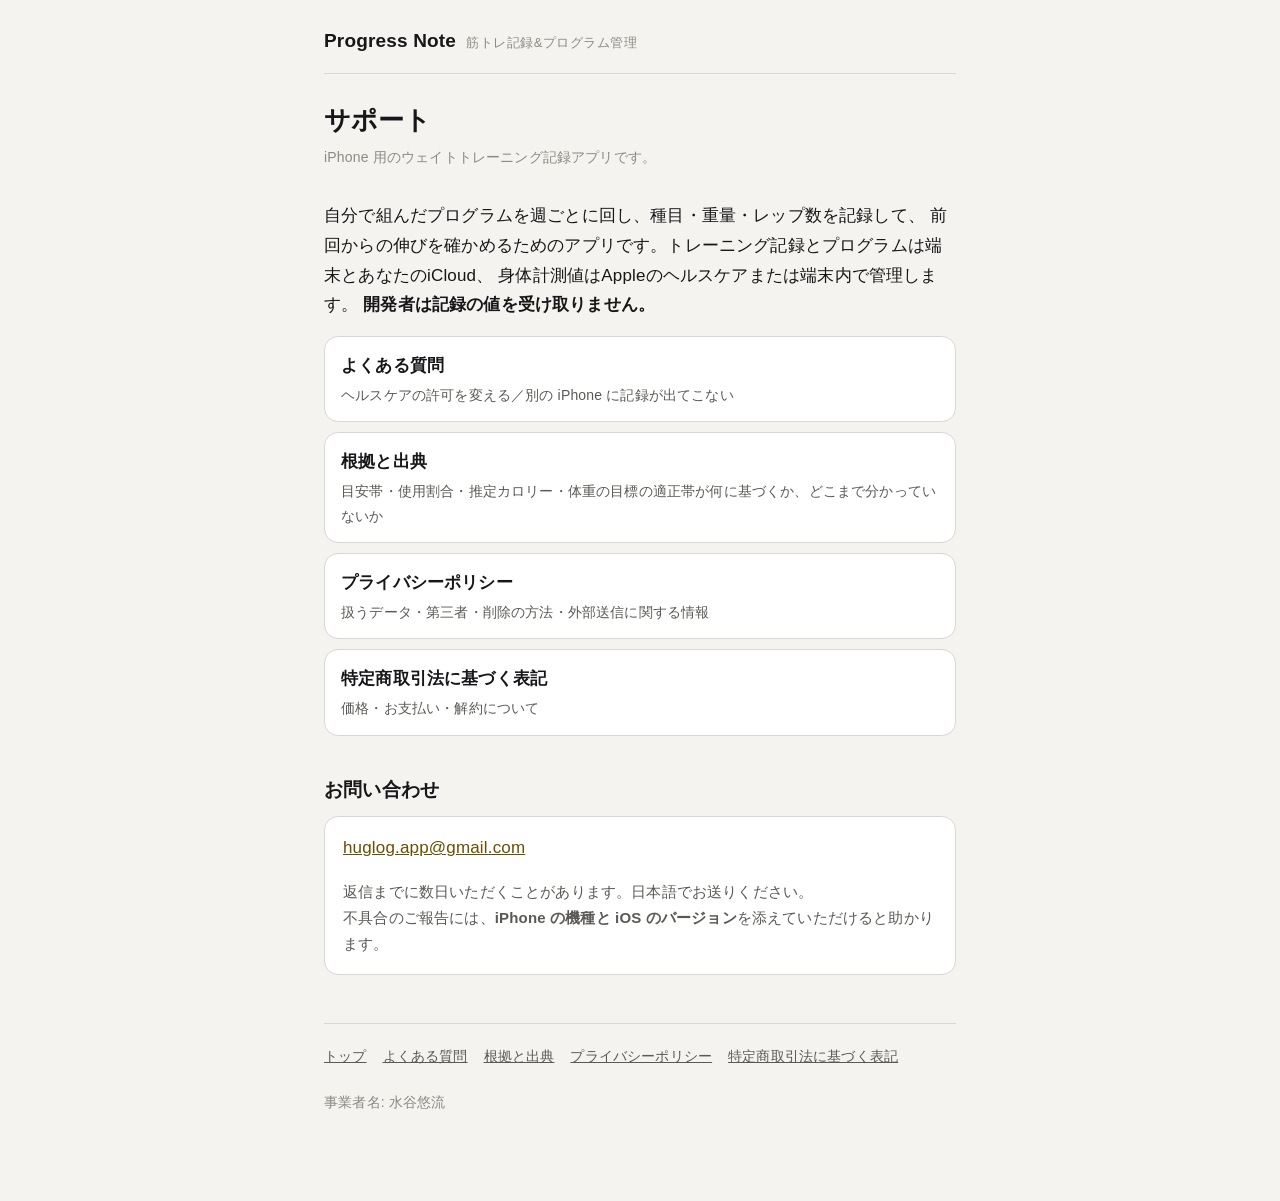
<file: index.html>
<!DOCTYPE html>
<html lang="ja">
<head>
<meta charset="utf-8">
<meta name="viewport" content="width=device-width, initial-scale=1">
<title>Progress Note — サポート</title>
<link rel="stylesheet" href="assets/style.css">
</head>
<body>
<div class="wrap">

<header class="site">
  <a class="name" href="./index.html">Progress Note</a>
  <span class="en">筋トレ記録&amp;プログラム管理</span>
</header>

<h1>サポート</h1>
<p class="updated">iPhone 用のウェイトトレーニング記録アプリです。</p>

<p>
自分で組んだプログラムを週ごとに回し、種目・重量・レップ数を記録して、
前回からの伸びを確かめるためのアプリです。トレーニング記録とプログラムは端末とあなたのiCloud、
身体計測値はAppleのヘルスケアまたは端末内で管理します。
<strong>開発者は記録の値を受け取りません。</strong>
</p>

<nav class="index">
  <a href="faq/index.html">
    <span class="t">よくある質問</span>
    <span class="d">ヘルスケアの許可を変える／別の iPhone に記録が出てこない</span>
  </a>
  <a href="evidence/index.html">
    <span class="t">根拠と出典</span>
    <span class="d">目安帯・使用割合・推定カロリー・体重の目標の適正帯が何に基づくか、どこまで分かっていないか</span>
  </a>
  <a href="privacy/index.html">
    <span class="t">プライバシーポリシー</span>
    <span class="d">扱うデータ・第三者・削除の方法・外部送信に関する情報</span>
  </a>
  <a href="commerce/index.html">
    <span class="t">特定商取引法に基づく表記</span>
    <span class="d">価格・お支払い・解約について</span>
  </a>
</nav>

<h2>お問い合わせ</h2>

<div class="card">
  <p>
    <a href="mailto:huglog.app@gmail.com">huglog.app@gmail.com</a>
  </p>
  <p class="note">
    返信までに数日いただくことがあります。日本語でお送りください。<br>
    不具合のご報告には、<strong>iPhone の機種と iOS のバージョン</strong>を添えていただけると助かります。
  </p>
</div>

<footer class="site">
  <ul>
    <li><a href="./index.html">トップ</a></li>
    <li><a href="faq/index.html">よくある質問</a></li>
    <li><a href="evidence/index.html">根拠と出典</a></li>
    <li><a href="privacy/index.html">プライバシーポリシー</a></li>
    <li><a href="commerce/index.html">特定商取引法に基づく表記</a></li>
    <li>事業者名: 水谷悠流</li>
  </ul>
</footer>

</div>
</body>
</html>
</file>
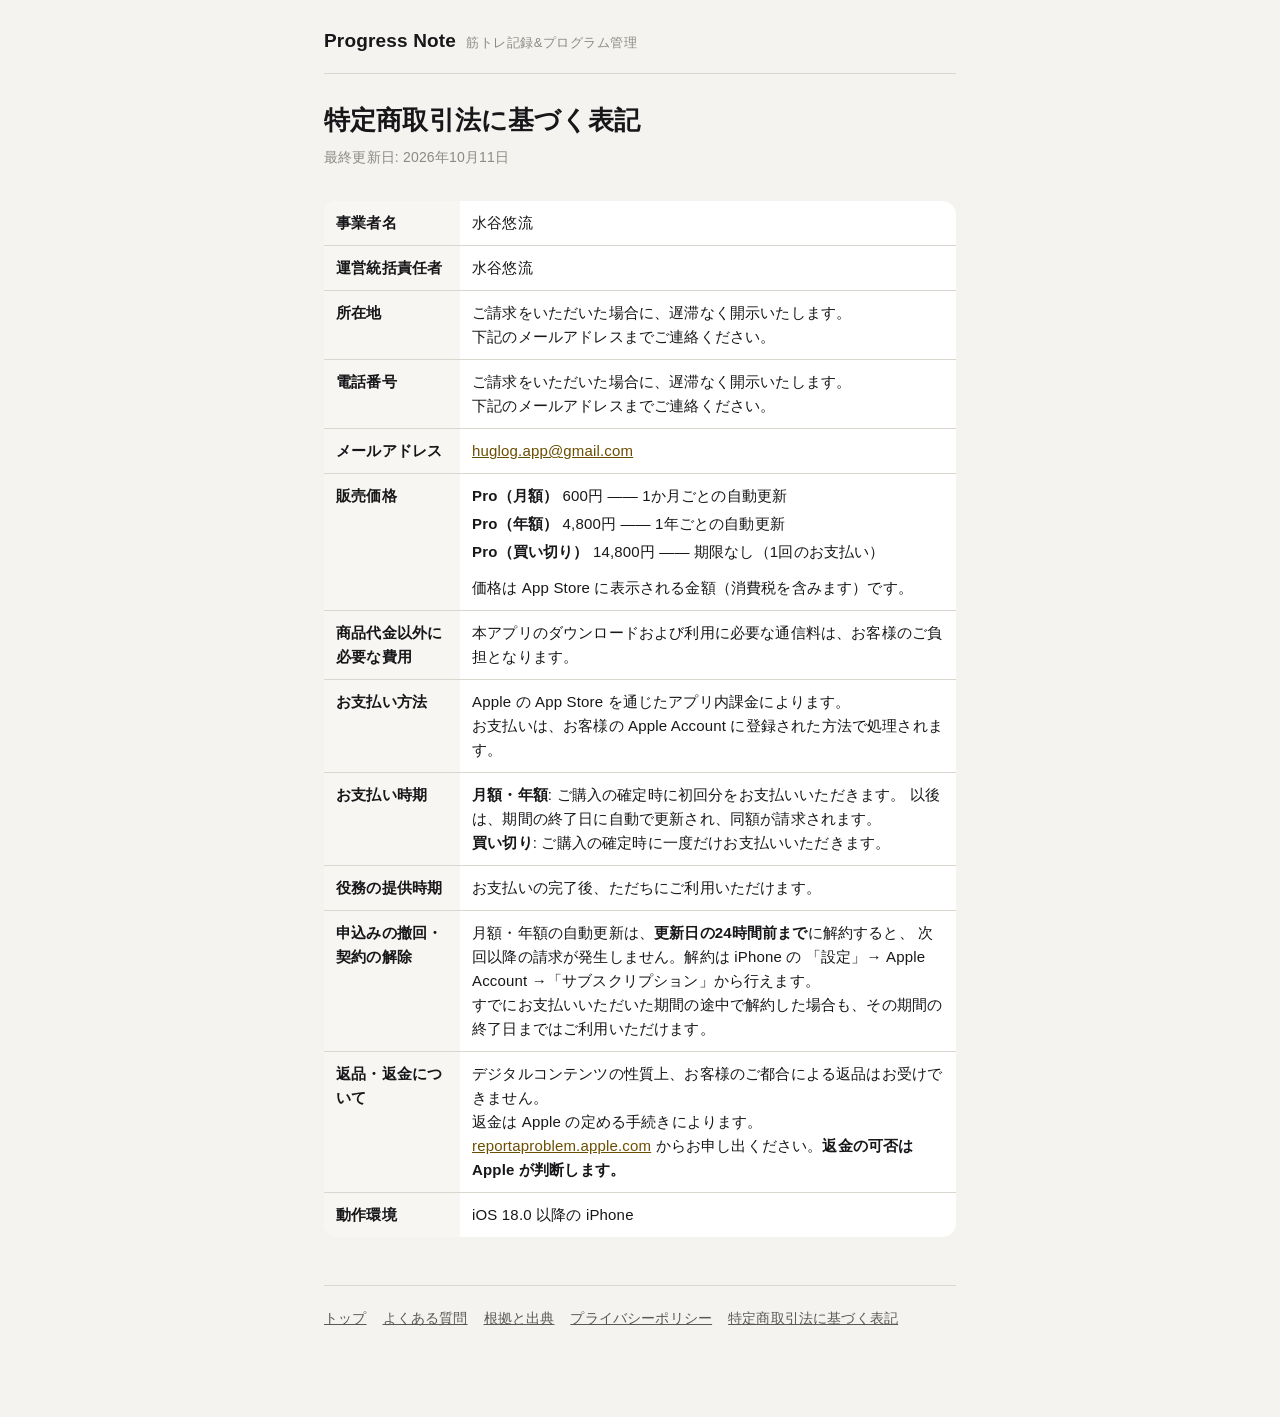
<file: commerce/index.html>
<!DOCTYPE html>
<html lang="ja">
<head>
<meta charset="utf-8">
<meta name="viewport" content="width=device-width, initial-scale=1">
<title>特定商取引法に基づく表記 — Progress Note</title>
<link rel="stylesheet" href="../assets/style.css">
</head>
<body>
<div class="wrap">

<header class="site">
  <a class="name" href="../">Progress Note</a>
  <span class="en">筋トレ記録&amp;プログラム管理</span>
</header>

<h1>特定商取引法に基づく表記</h1>
<p class="updated">最終更新日: 2026年10月11日</p>

<div class="scroll">
<table class="rows">
  <tbody>
    <tr>
      <th>事業者名</th>
      <td>水谷悠流</td>
    </tr>
    <tr>
      <th>運営統括責任者</th>
      <td>水谷悠流</td>
    </tr>
    <tr>
      <th>所在地</th>
      <td>ご請求をいただいた場合に、遅滞なく開示いたします。<br>
          下記のメールアドレスまでご連絡ください。</td>
    </tr>
    <tr>
      <th>電話番号</th>
      <td>ご請求をいただいた場合に、遅滞なく開示いたします。<br>
          下記のメールアドレスまでご連絡ください。</td>
    </tr>
    <tr>
      <th>メールアドレス</th>
      <td><a href="mailto:huglog.app@gmail.com">huglog.app@gmail.com</a></td>
    </tr>
    <tr>
      <th>販売価格</th>
      <td>
        <ul class="prices">
          <li><b>Pro（月額）</b> 600円 —— 1か月ごとの自動更新</li>
          <li><b>Pro（年額）</b> 4,800円 —— 1年ごとの自動更新</li>
          <li><b>Pro（買い切り）</b> 14,800円 —— 期限なし（1回のお支払い）</li>
        </ul>
        価格は App Store に表示される金額（消費税を含みます）です。
      </td>
    </tr>
    <tr>
      <th>商品代金以外に<br>必要な費用</th>
      <td>本アプリのダウンロードおよび利用に必要な通信料は、お客様のご負担となります。</td>
    </tr>
    <tr>
      <th>お支払い方法</th>
      <td>Apple の App Store を通じたアプリ内課金によります。<br>
          お支払いは、お客様の Apple Account に登録された方法で処理されます。</td>
    </tr>
    <tr>
      <th>お支払い時期</th>
      <td>
        <strong>月額・年額</strong>: ご購入の確定時に初回分をお支払いいただきます。
        以後は、期間の終了日に自動で更新され、同額が請求されます。<br>
        <strong>買い切り</strong>: ご購入の確定時に一度だけお支払いいただきます。
      </td>
    </tr>
    <tr>
      <th>役務の提供時期</th>
      <td>お支払いの完了後、ただちにご利用いただけます。</td>
    </tr>
    <tr>
      <th>申込みの撤回・<br>契約の解除</th>
      <td>
        月額・年額の自動更新は、<strong>更新日の24時間前まで</strong>に解約すると、
        次回以降の請求が発生しません。解約は iPhone の
        「設定」→ Apple Account →「サブスクリプション」から行えます。<br>
        すでにお支払いいただいた期間の途中で解約した場合も、その期間の終了日まではご利用いただけます。
      </td>
    </tr>
    <tr>
      <th>返品・返金について</th>
      <td>
        デジタルコンテンツの性質上、お客様のご都合による返品はお受けできません。<br>
        返金は Apple の定める手続きによります。
        <a href="https://reportaproblem.apple.com/">reportaproblem.apple.com</a>
        からお申し出ください。<strong>返金の可否は Apple が判断します。</strong>
      </td>
    </tr>
    <tr>
      <th>動作環境</th>
      <td>iOS 18.0 以降の iPhone</td>
    </tr>
  </tbody>
</table>
</div>

<footer class="site">
  <ul>
    <li><a href="../">トップ</a></li>
    <li><a href="../faq/">よくある質問</a></li>
    <li><a href="../evidence/">根拠と出典</a></li>
    <li><a href="../privacy/">プライバシーポリシー</a></li>
    <li><a href="../commerce/">特定商取引法に基づく表記</a></li>
  </ul>
</footer>

</div>
</body>
</html>
</file>
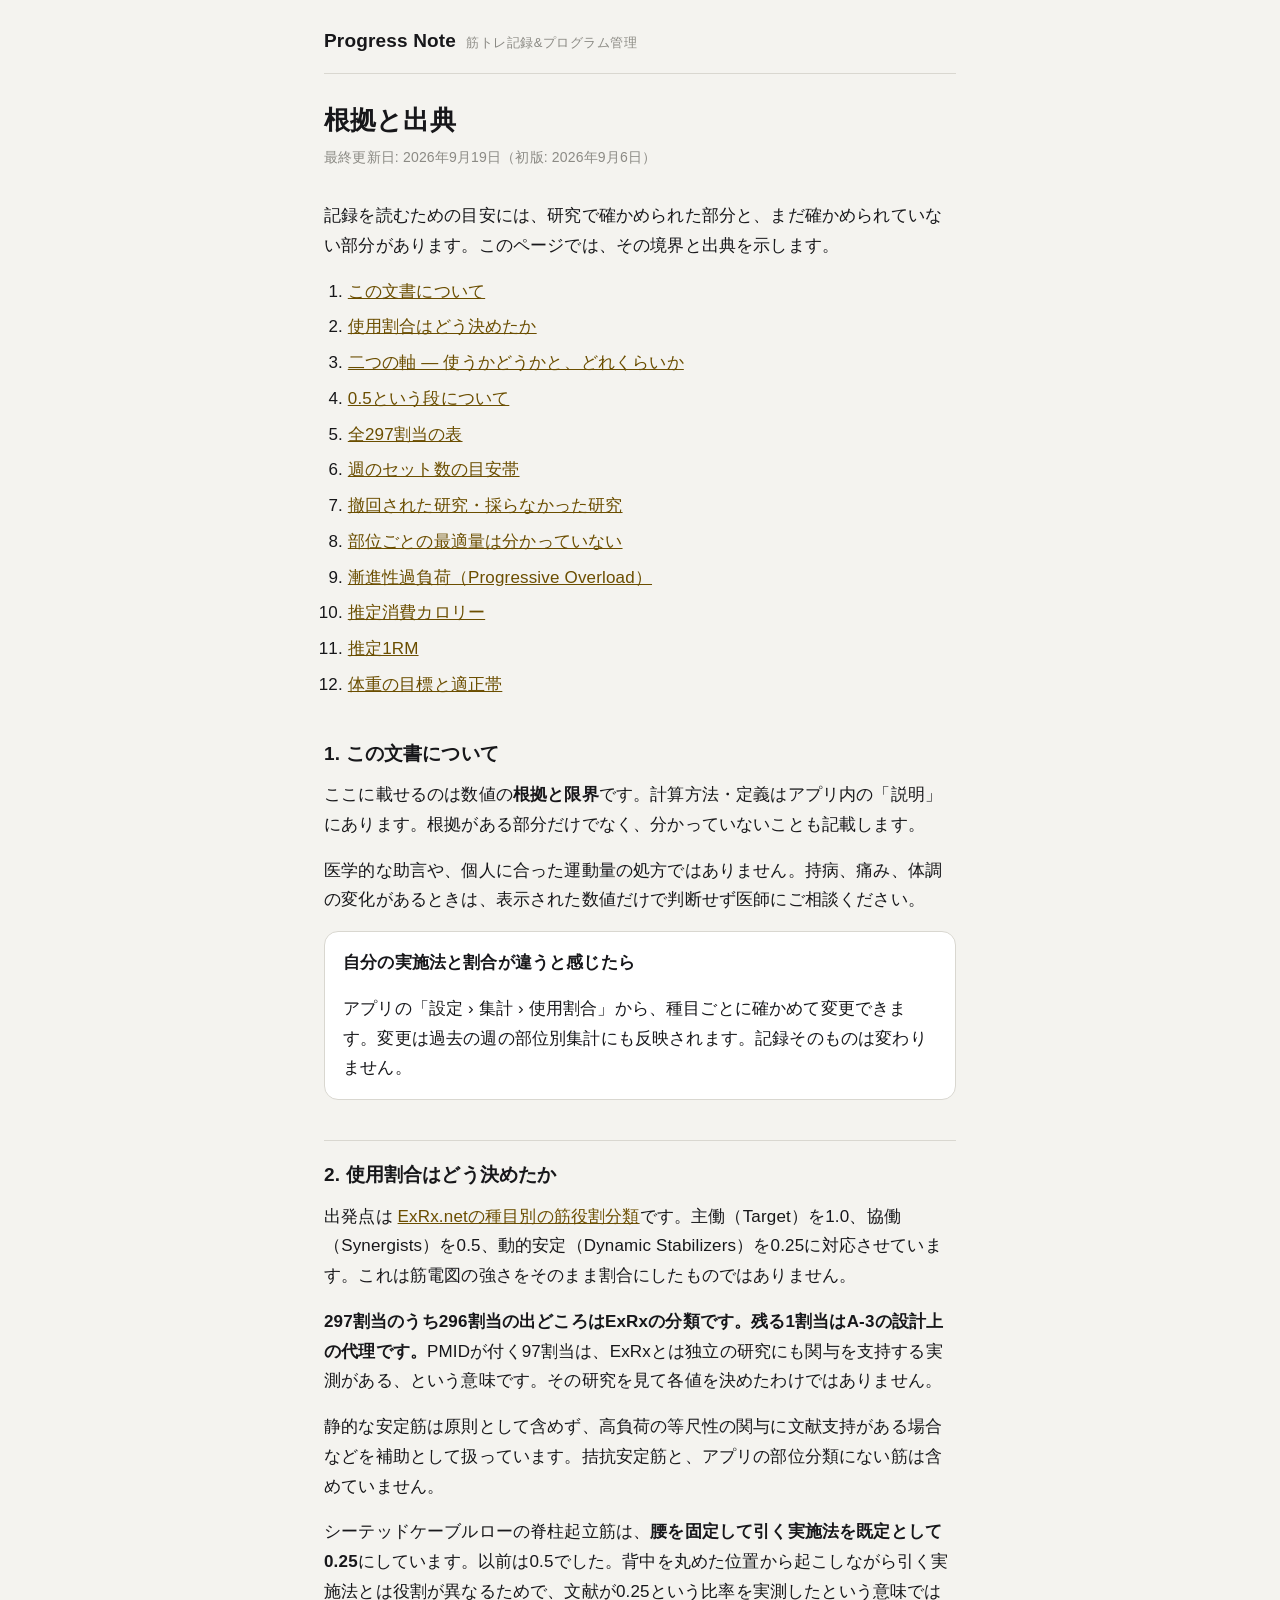
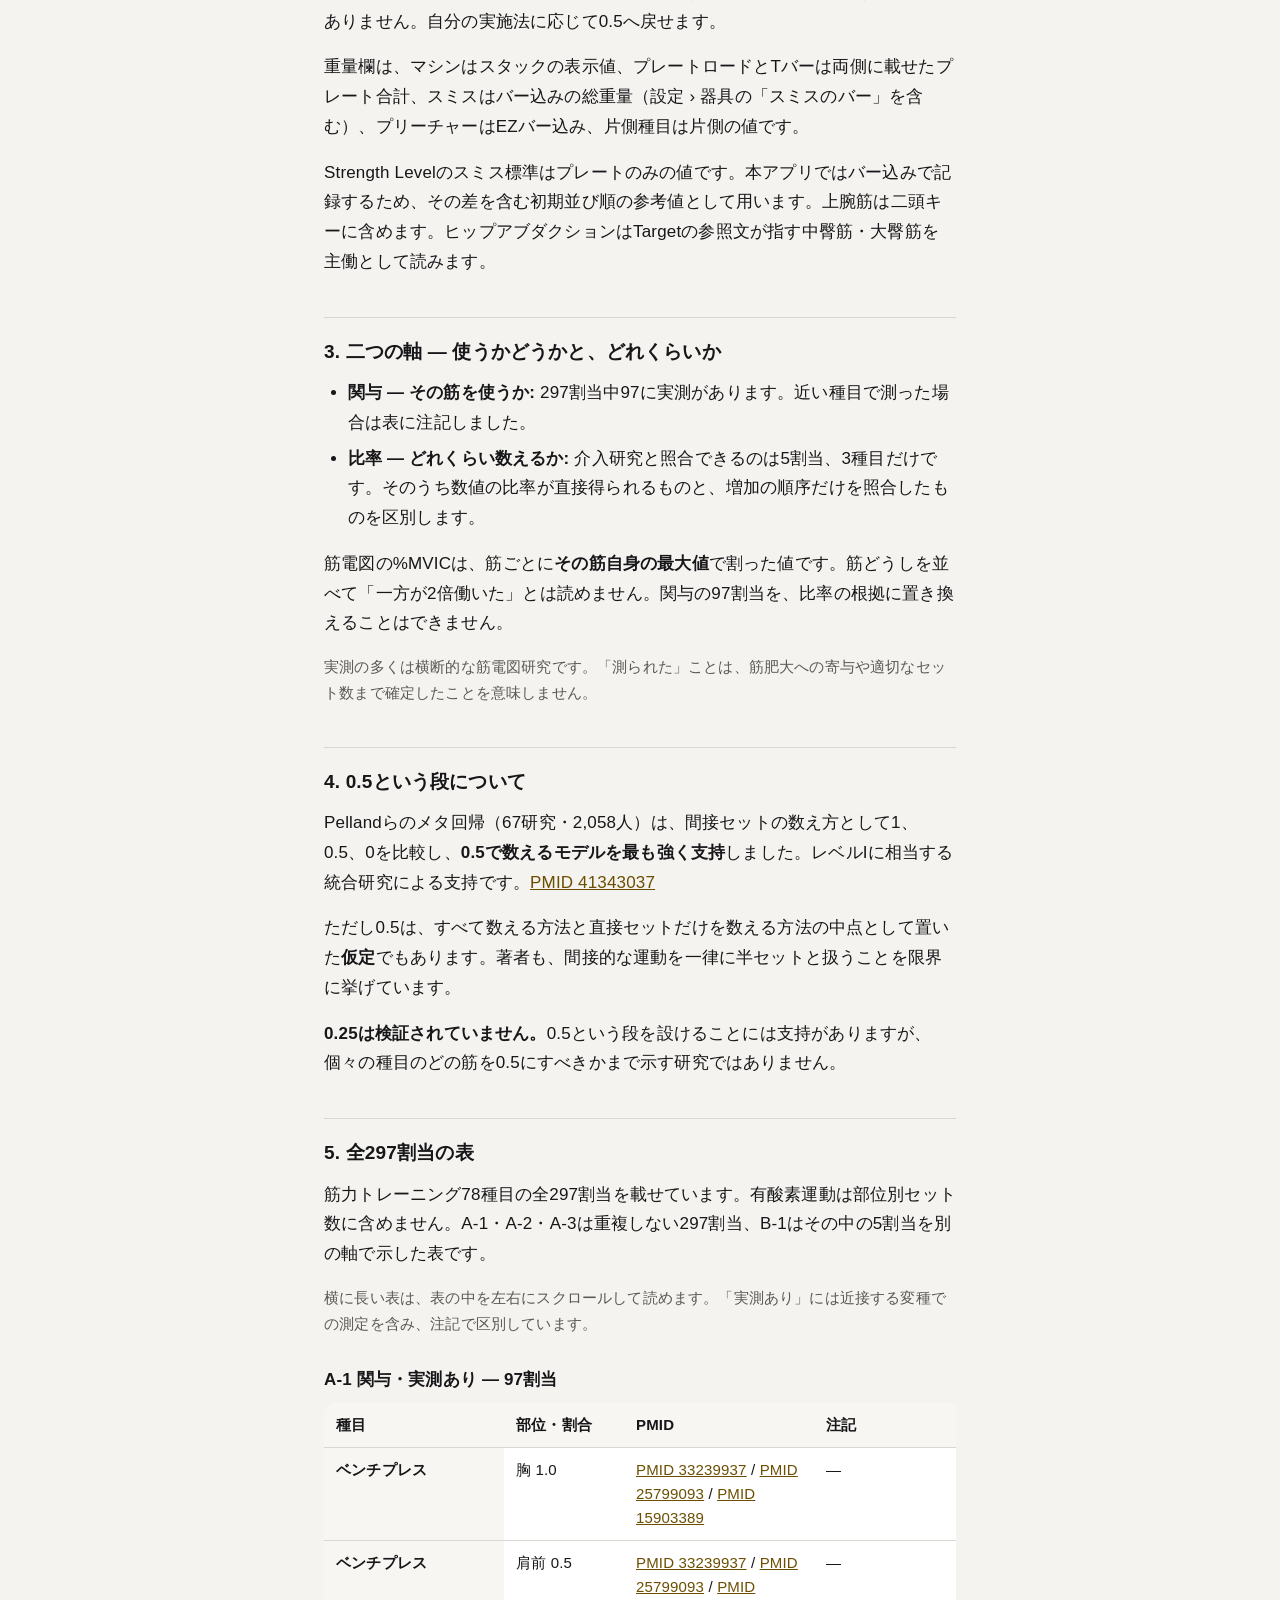
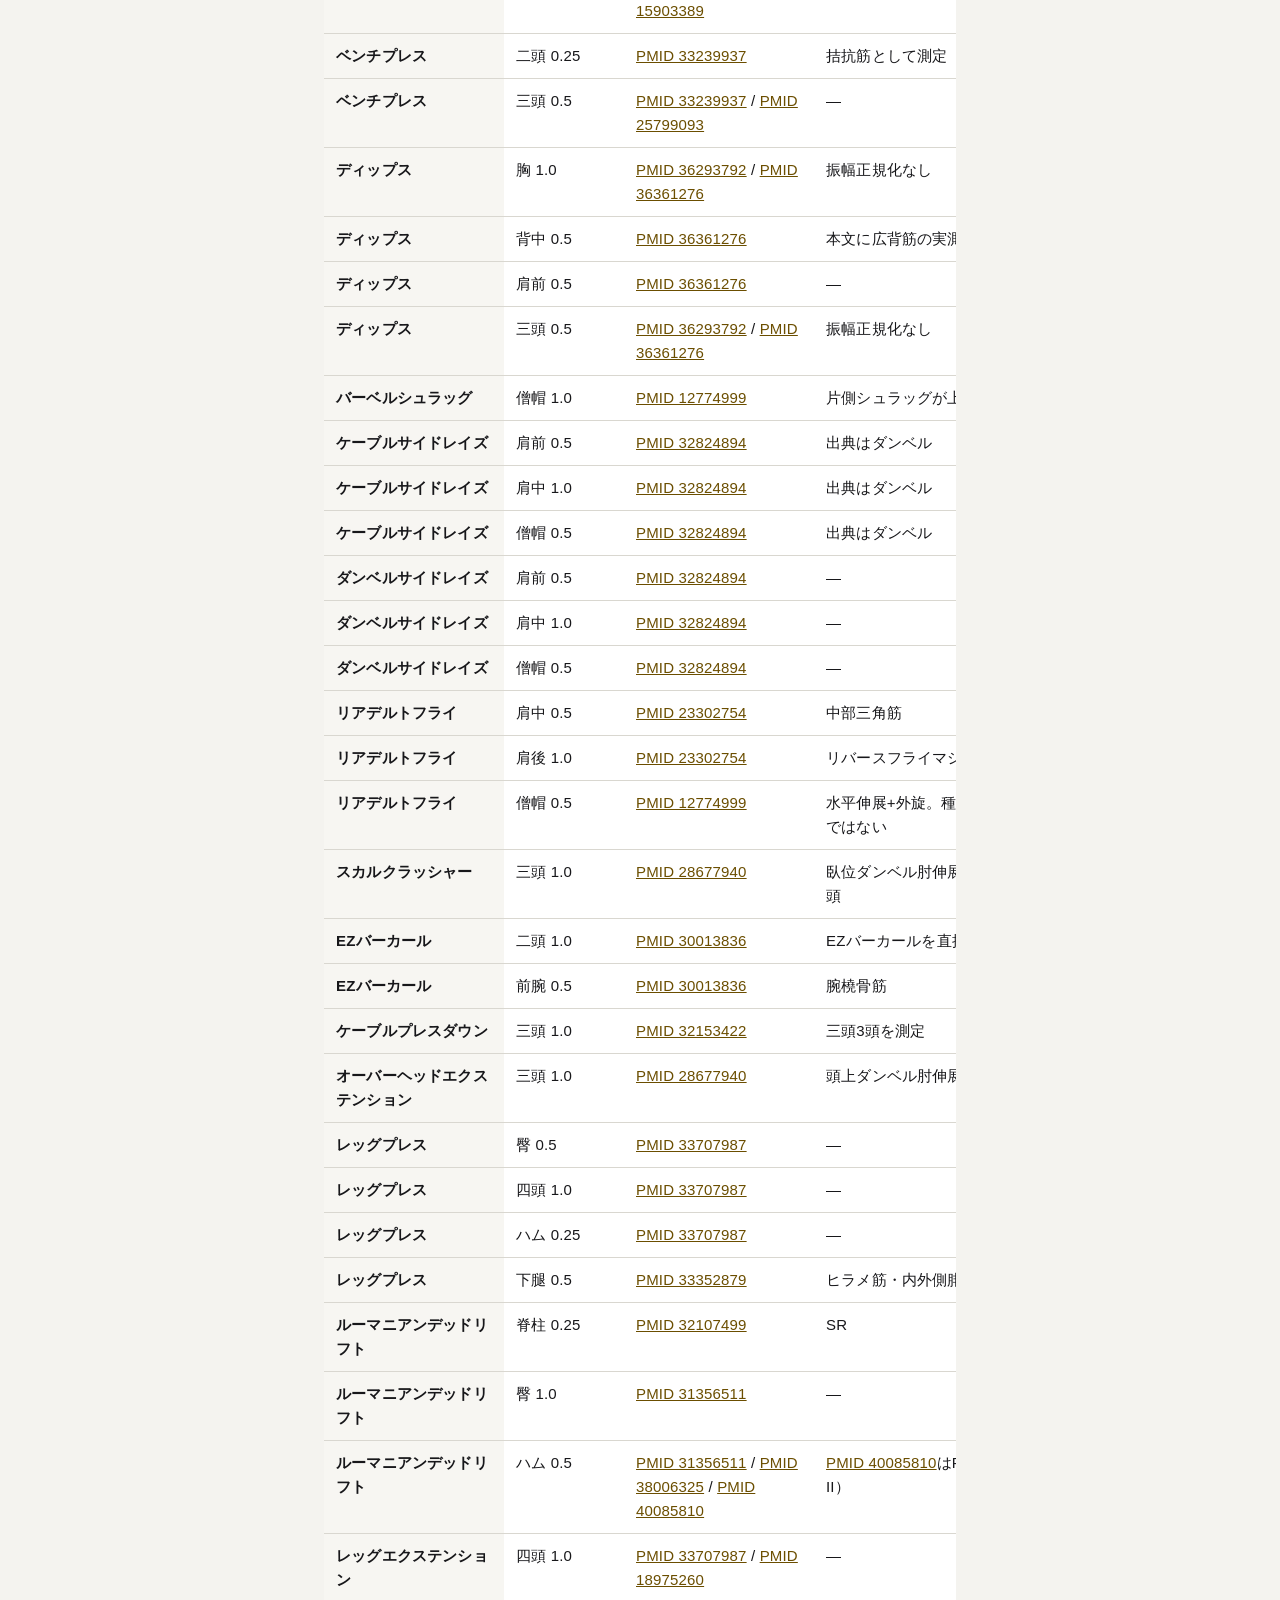
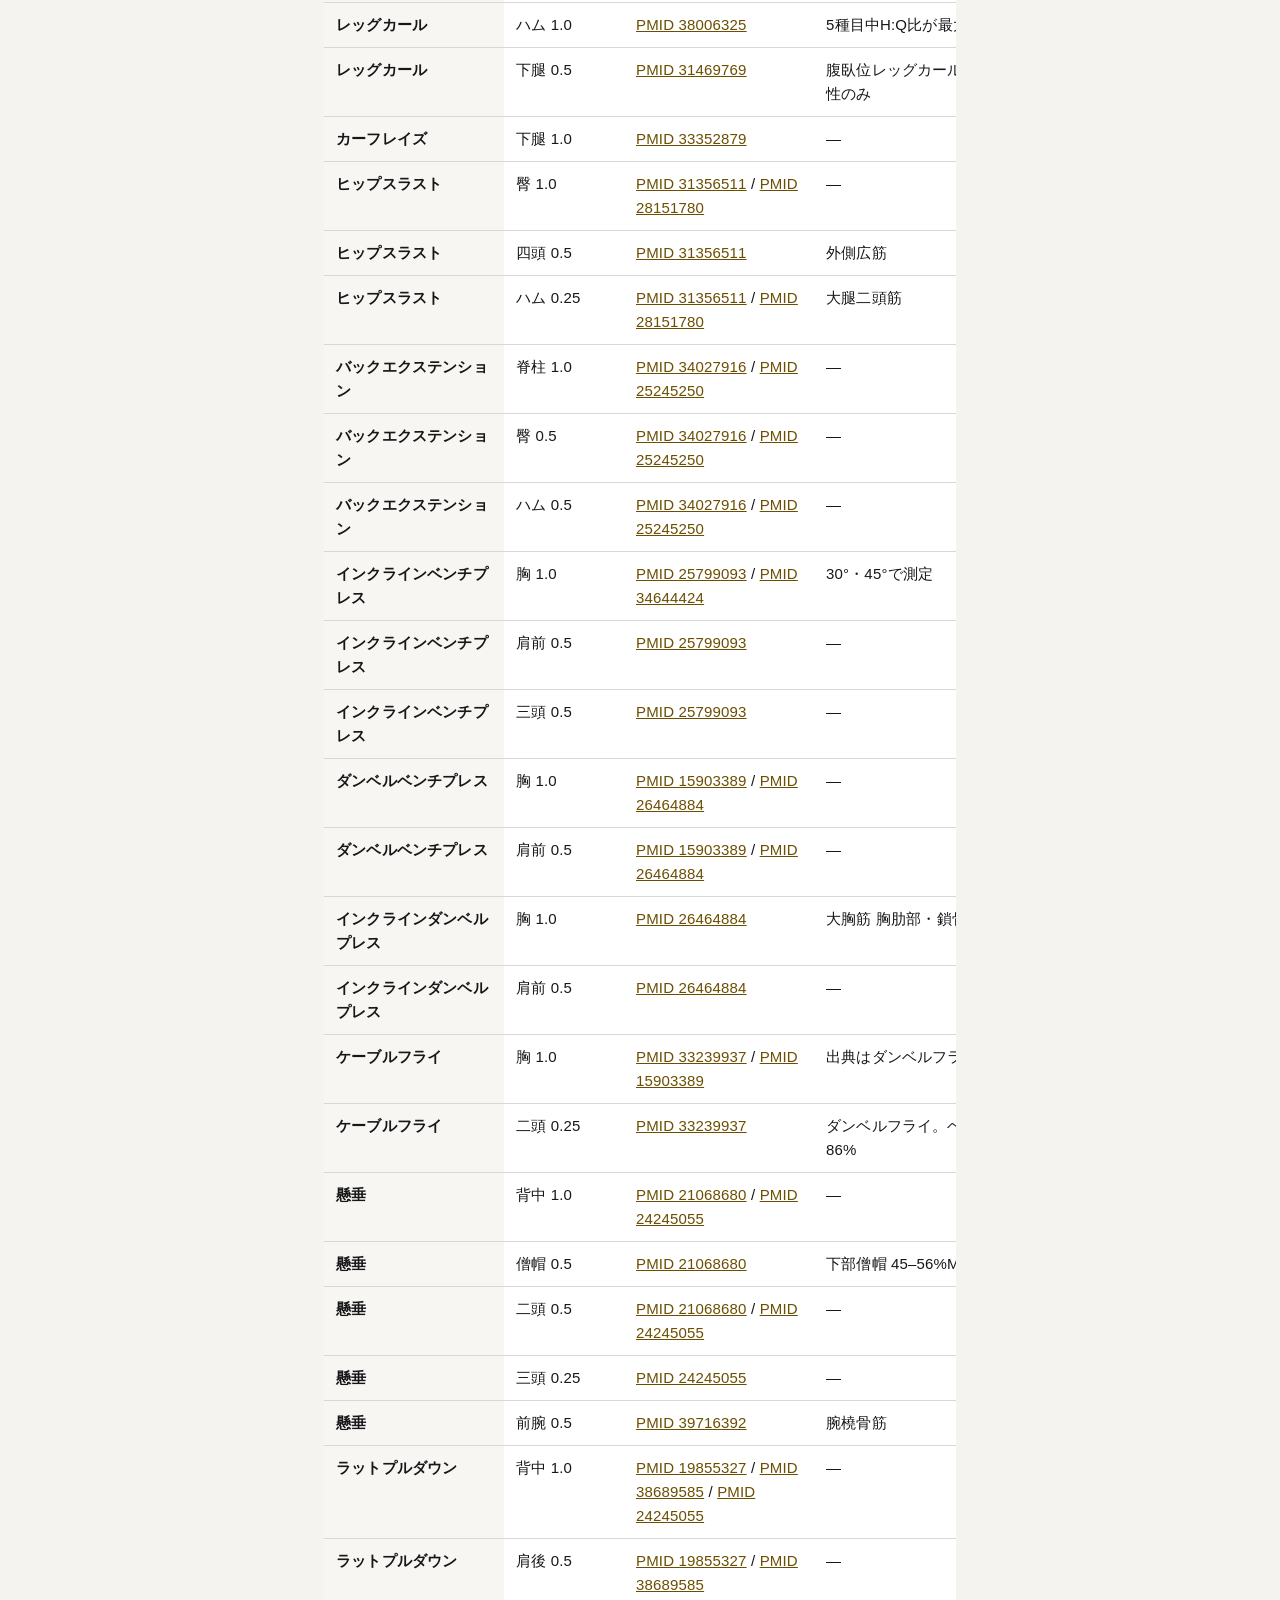
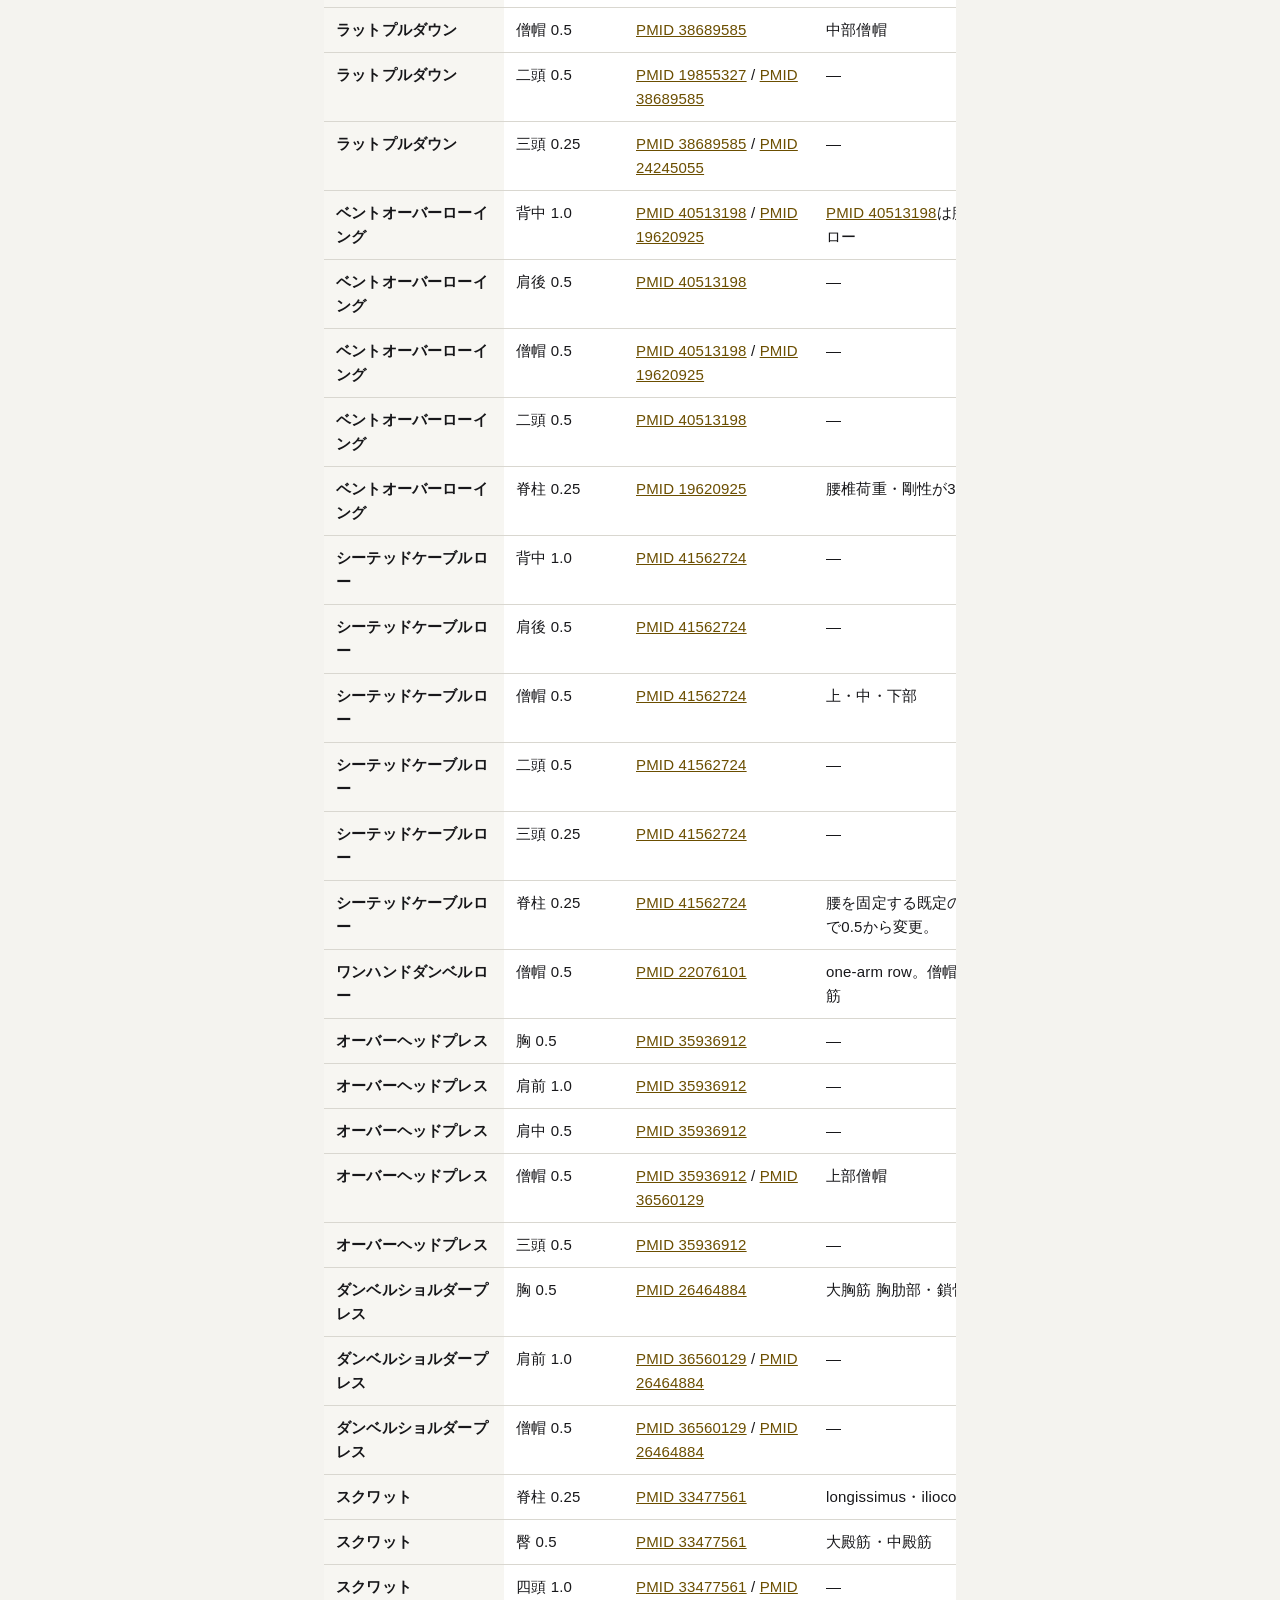
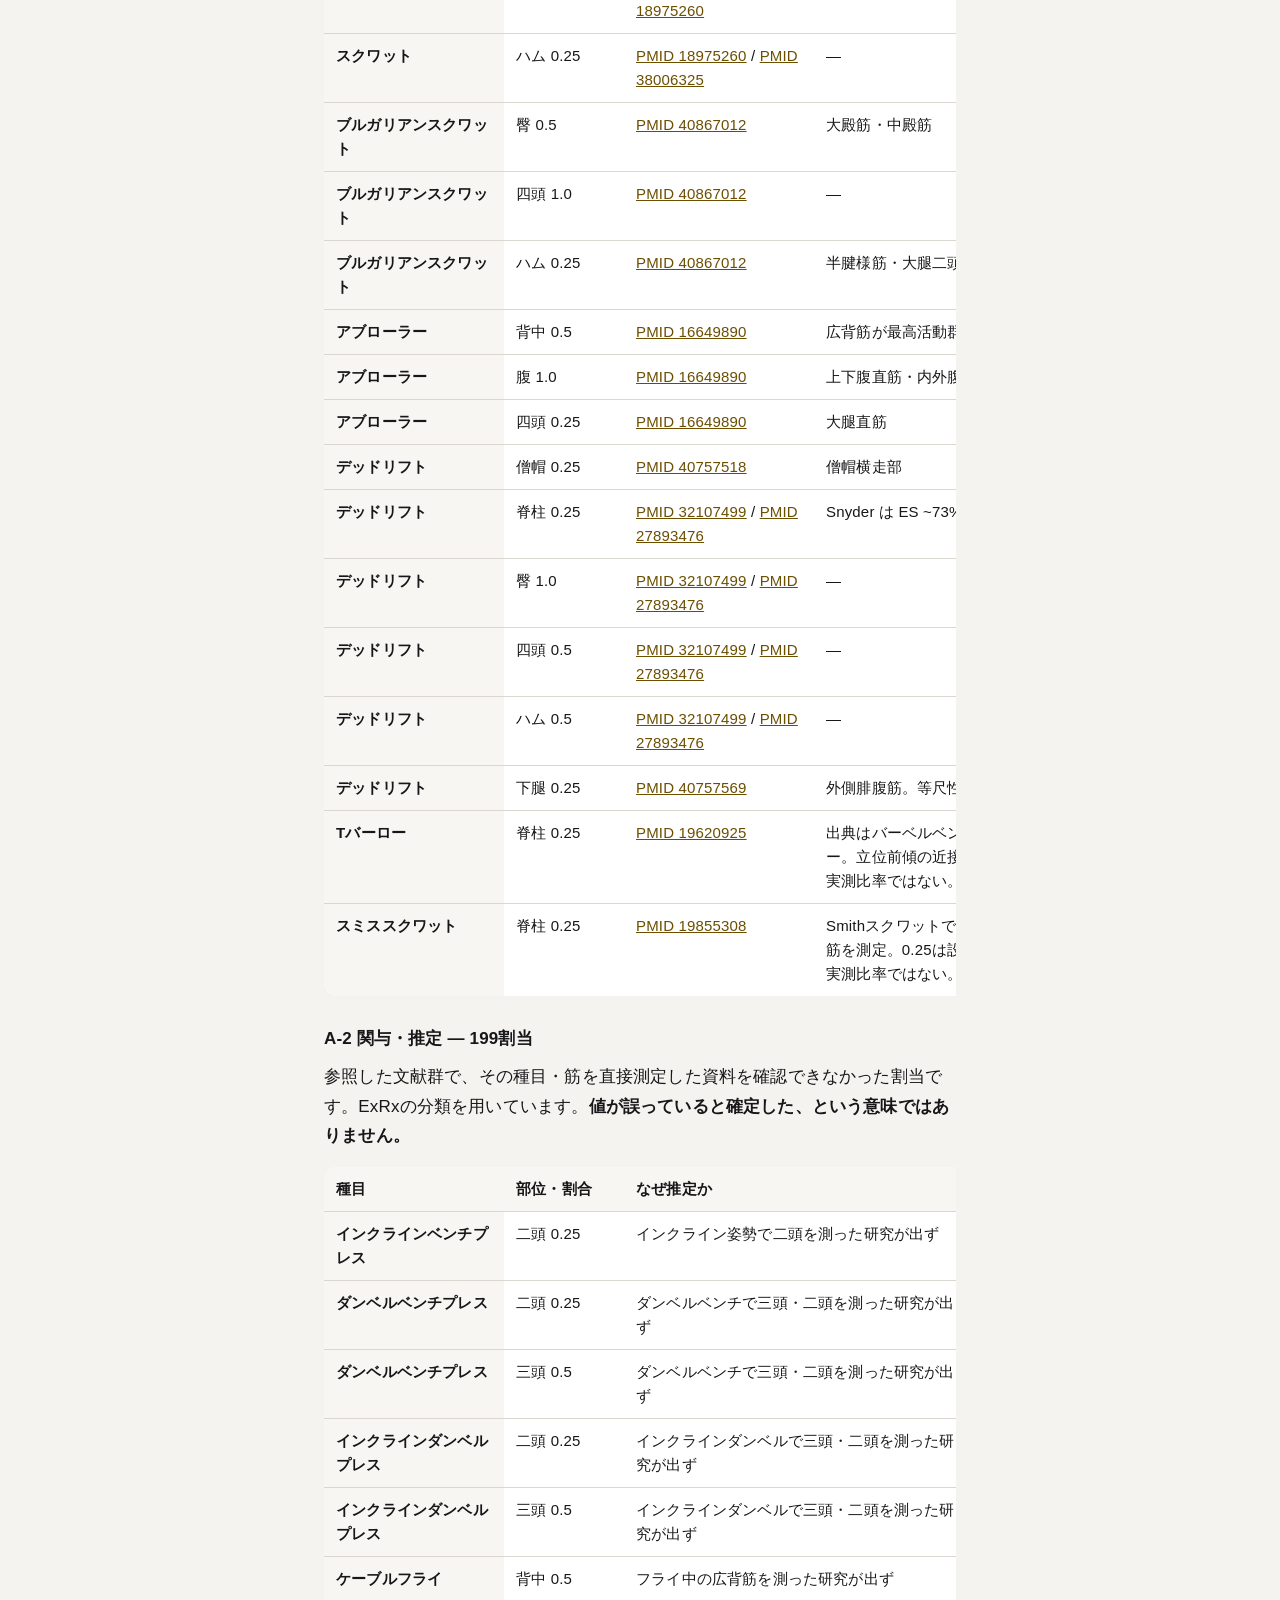
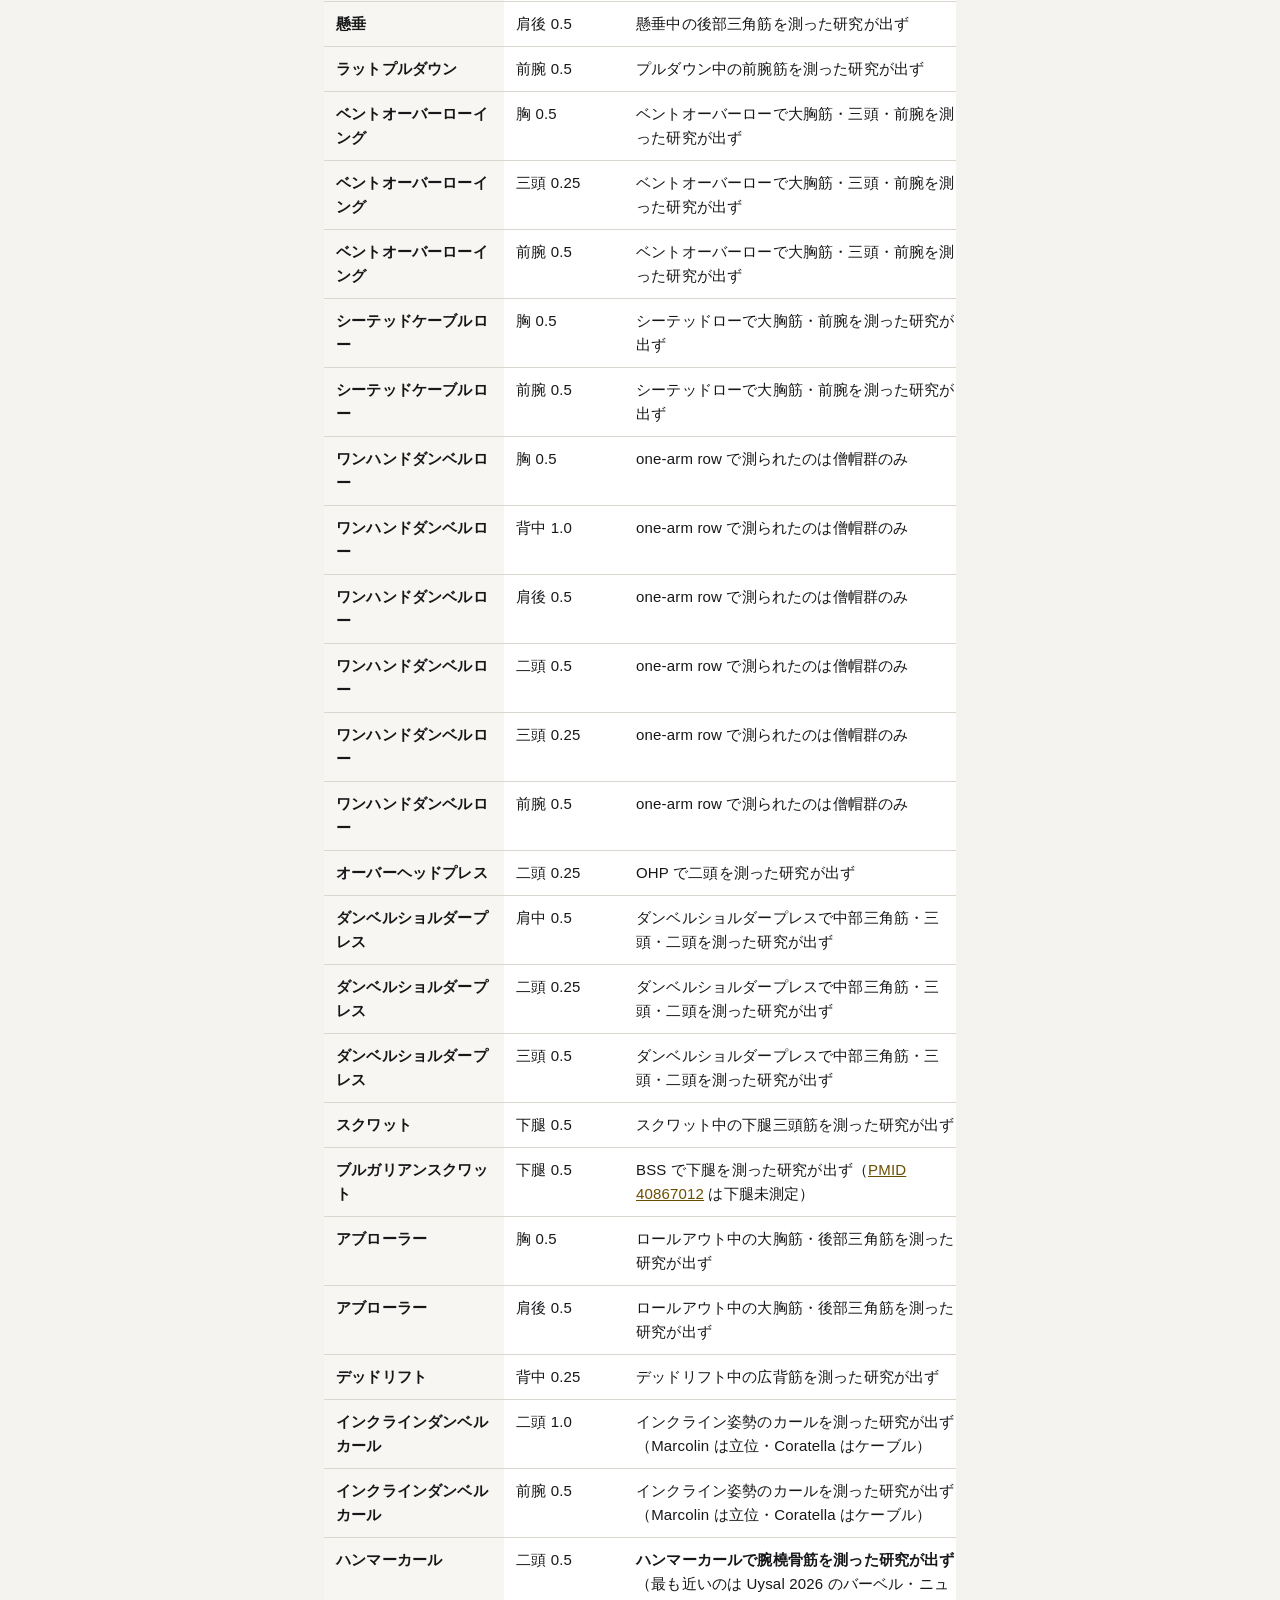
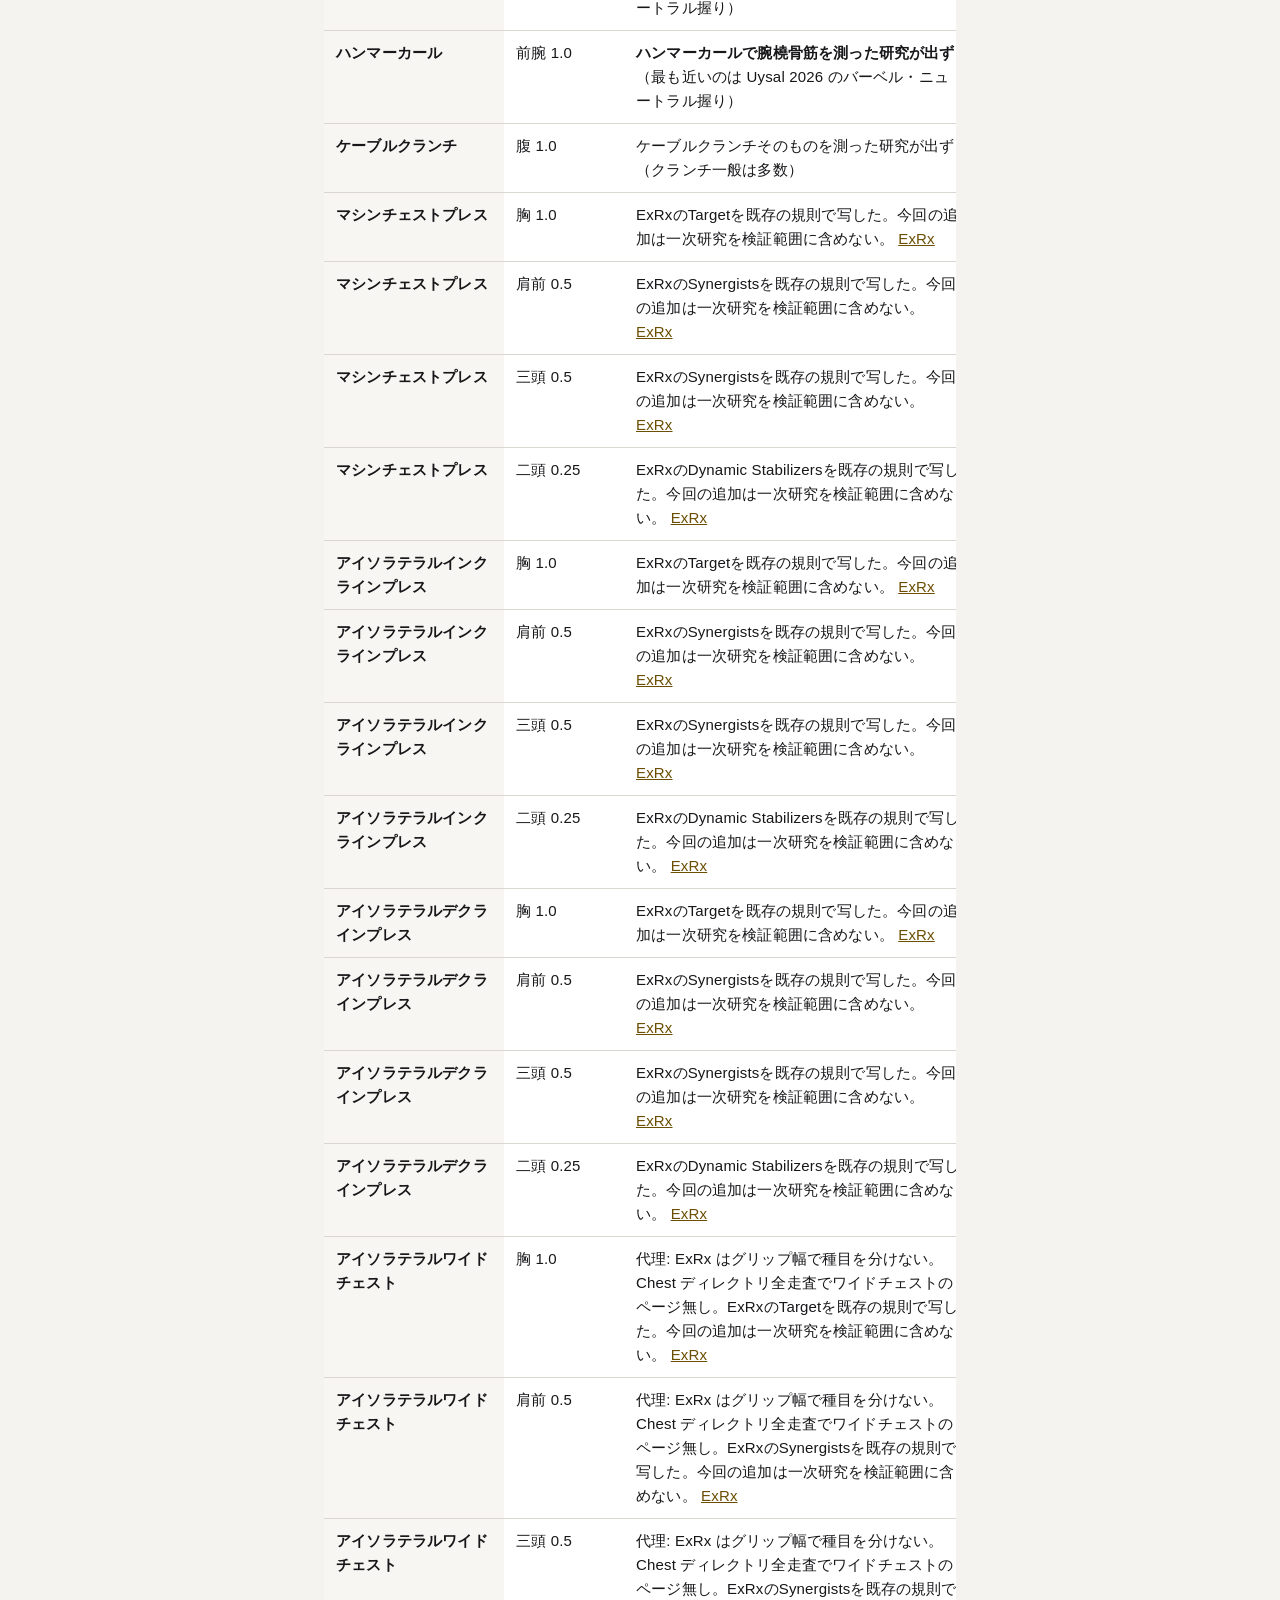
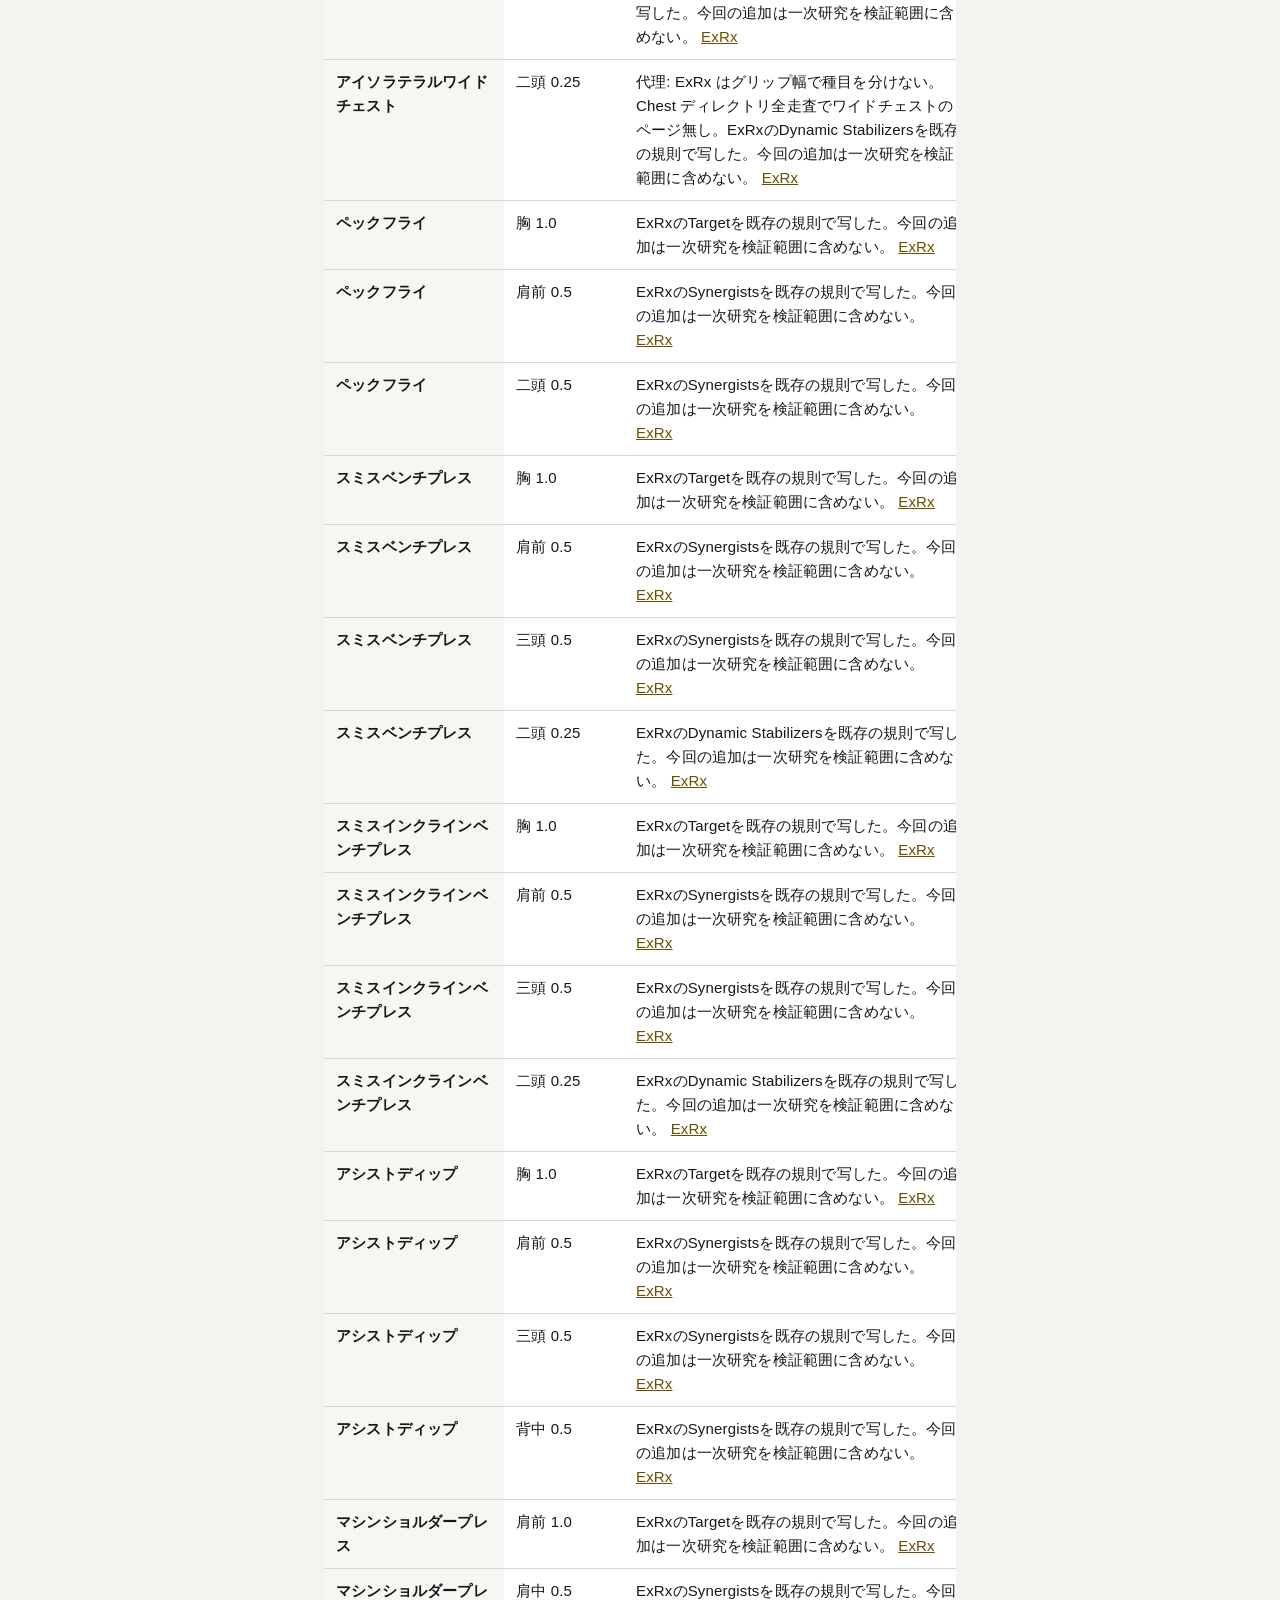
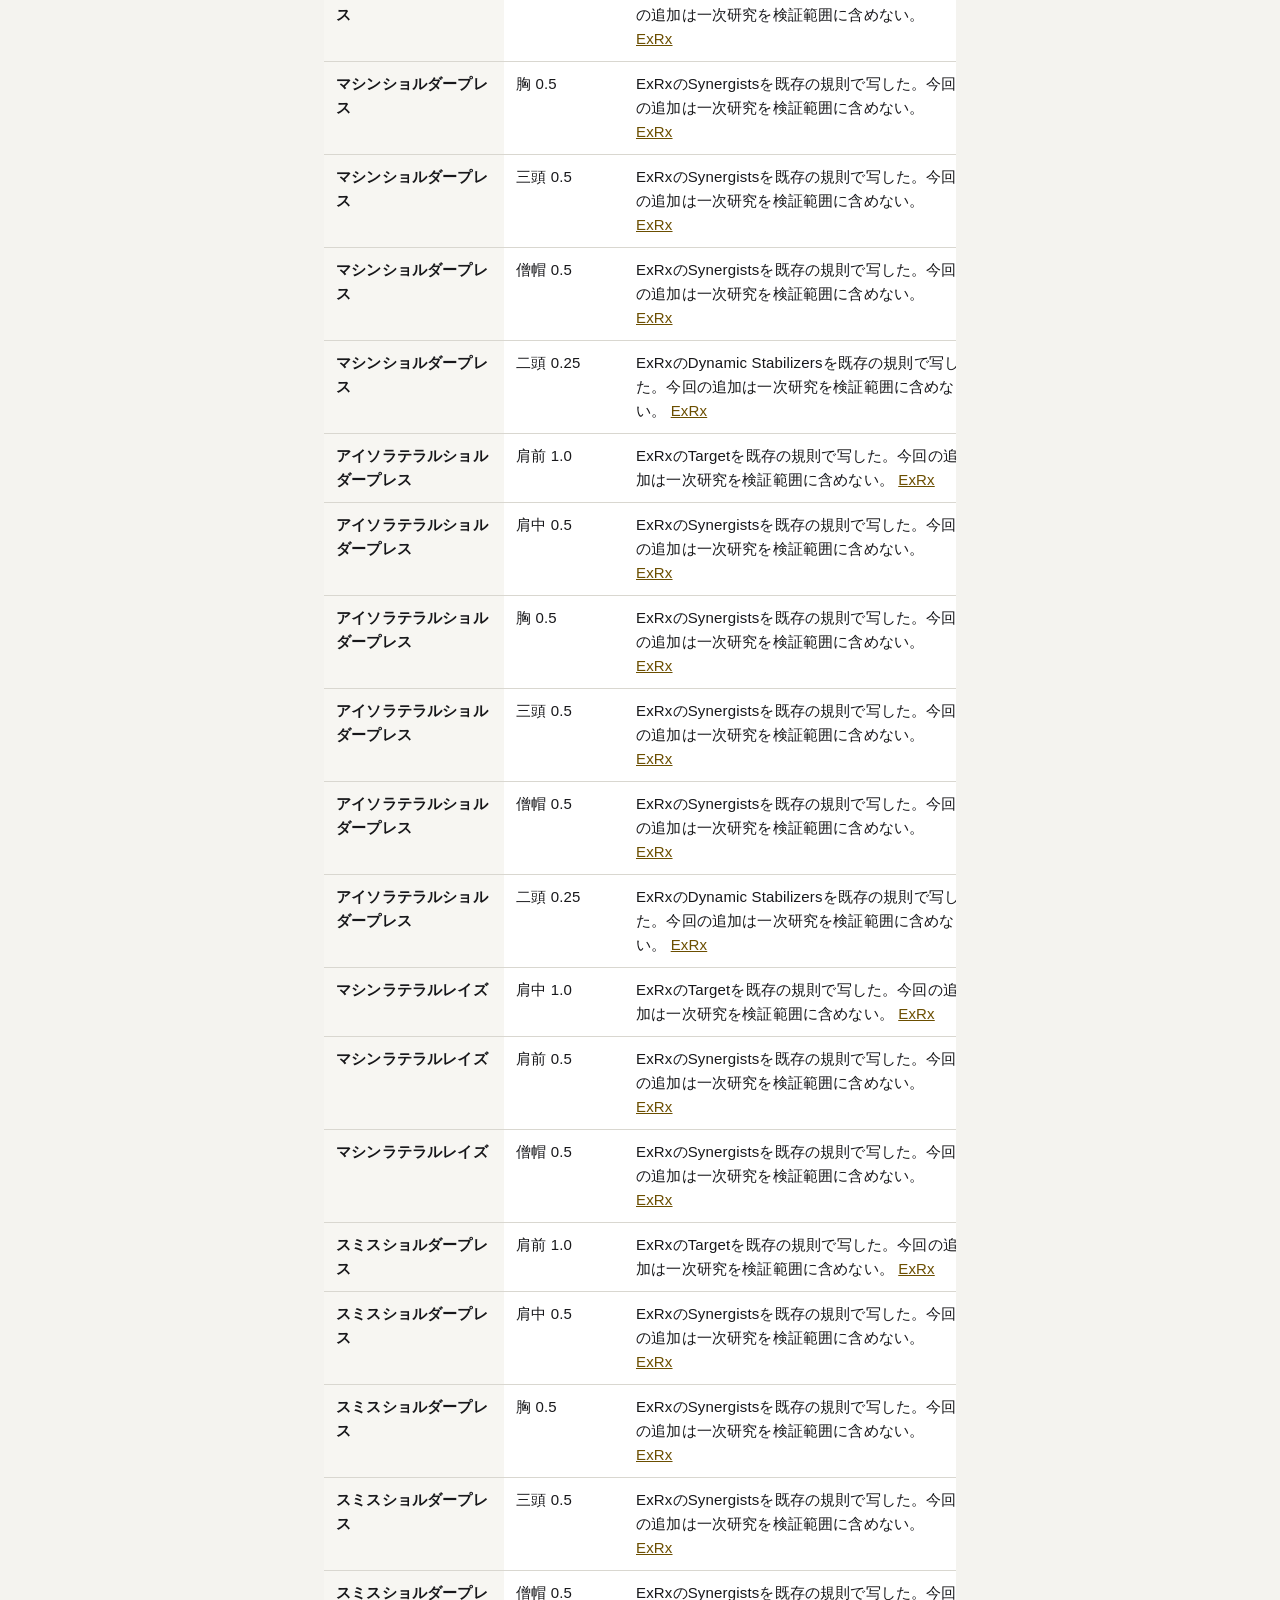
<file: evidence/index.html>
<!DOCTYPE html>
<html lang="ja">
<head>
<meta charset="utf-8">
<meta name="viewport" content="width=device-width, initial-scale=1">
<meta name="description" content="使用割合・週のセット数・推定カロリー・体重目標の出典と、まだ分かっていないこと。全297割当を掲載。">
<title>根拠と出典 — Progress Note</title>
<link rel="stylesheet" href="../assets/style.css">
</head>
<body><div class="wrap">
<header class="site">
  <a class="name" href="../">Progress Note</a>
  <span class="en">筋トレ記録&amp;プログラム管理</span>
</header>
<main>
<h1>根拠と出典</h1>
<p class="updated">最終更新日: 2026年9月19日（初版: 2026年9月6日）</p>
<p>記録を読むための目安には、研究で確かめられた部分と、まだ確かめられていない部分があります。このページでは、その境界と出典を示します。</p>
<nav aria-label="目次"><ol>
<li><a href="#chapter-1">この文書について</a></li><li><a href="#chapter-2">使用割合はどう決めたか</a></li><li><a href="#chapter-3">二つの軸 — 使うかどうかと、どれくらいか</a></li><li><a href="#chapter-4">0.5という段について</a></li><li><a href="#chapter-5">全297割当の表</a></li><li><a href="#chapter-6">週のセット数の目安帯</a></li><li><a href="#chapter-7">撤回された研究・採らなかった研究</a></li><li><a href="#chapter-8">部位ごとの最適量は分かっていない</a></li><li><a href="#chapter-9">漸進性過負荷（Progressive Overload）</a></li><li><a href="#chapter-10">推定消費カロリー</a></li><li><a href="#chapter-11">推定1RM</a></li><li><a href="#chapter-12">体重の目標と適正帯</a></li>
</ol></nav>

<h2 id="chapter-1">1. この文書について</h2>
<p>ここに載せるのは数値の<strong>根拠と限界</strong>です。計算方法・定義はアプリ内の「説明」にあります。根拠がある部分だけでなく、分かっていないことも記載します。</p>
<p>医学的な助言や、個人に合った運動量の処方ではありません。持病、痛み、体調の変化があるときは、表示された数値だけで判断せず医師にご相談ください。</p>
<div class="card"><p><strong>自分の実施法と割合が違うと感じたら</strong></p>
<p>アプリの「設定 › 集計 › 使用割合」から、種目ごとに確かめて変更できます。変更は過去の週の部位別集計にも反映されます。記録そのものは変わりません。</p></div>

<h2 id="chapter-2">2. 使用割合はどう決めたか</h2>
<p>出発点は <a href="https://exrx.net/Lists/Directory">ExRx.netの種目別の筋役割分類</a>です。主働（Target）を1.0、協働（Synergists）を0.5、動的安定（Dynamic Stabilizers）を0.25に対応させています。これは筋電図の強さをそのまま割合にしたものではありません。</p>
<p><strong>297割当のうち296割当の出どころはExRxの分類です。残る1割当はA-3の設計上の代理です。</strong>PMIDが付く97割当は、ExRxとは独立の研究にも関与を支持する実測がある、という意味です。その研究を見て各値を決めたわけではありません。</p>
<p>静的な安定筋は原則として含めず、高負荷の等尺性の関与に文献支持がある場合などを補助として扱っています。拮抗安定筋と、アプリの部位分類にない筋は含めていません。</p>
<p>シーテッドケーブルローの脊柱起立筋は、<strong>腰を固定して引く実施法を既定として0.25</strong>にしています。以前は0.5でした。背中を丸めた位置から起こしながら引く実施法とは役割が異なるためで、文献が0.25という比率を実測したという意味ではありません。自分の実施法に応じて0.5へ戻せます。</p>

<p>重量欄は、マシンはスタックの表示値、プレートロードとTバーは両側に載せたプレート合計、スミスはバー込みの総重量（設定 › 器具の「スミスのバー」を含む）、プリーチャーはEZバー込み、片側種目は片側の値です。</p>
<p>Strength Levelのスミス標準はプレートのみの値です。本アプリではバー込みで記録するため、その差を含む初期並び順の参考値として用います。上腕筋は二頭キーに含めます。ヒップアブダクションはTargetの参照文が指す中臀筋・大臀筋を主働として読みます。</p>

<h2 id="chapter-3">3. 二つの軸 — 使うかどうかと、どれくらいか</h2>
<ul><li><strong>関与 — その筋を使うか:</strong> 297割当中97に実測があります。近い種目で測った場合は表に注記しました。</li>
<li><strong>比率 — どれくらい数えるか:</strong> 介入研究と照合できるのは5割当、3種目だけです。そのうち数値の比率が直接得られるものと、増加の順序だけを照合したものを区別します。</li></ul>
<p>筋電図の%MVICは、筋ごとに<strong>その筋自身の最大値</strong>で割った値です。筋どうしを並べて「一方が2倍働いた」とは読めません。関与の97割当を、比率の根拠に置き換えることはできません。</p>
<p class="note">実測の多くは横断的な筋電図研究です。「測られた」ことは、筋肥大への寄与や適切なセット数まで確定したことを意味しません。</p>

<h2 id="chapter-4">4. 0.5という段について</h2>
<p>Pellandらのメタ回帰（67研究・2,058人）は、間接セットの数え方として1、0.5、0を比較し、<strong>0.5で数えるモデルを最も強く支持</strong>しました。レベルIに相当する統合研究による支持です。<a href="https://pubmed.ncbi.nlm.nih.gov/41343037/">PMID 41343037</a></p>
<p>ただし0.5は、すべて数える方法と直接セットだけを数える方法の中点として置いた<strong>仮定</strong>でもあります。著者も、間接的な運動を一律に半セットと扱うことを限界に挙げています。</p>
<p><strong>0.25は検証されていません。</strong>0.5という段を設けることには支持がありますが、個々の種目のどの筋を0.5にすべきかまで示す研究ではありません。</p>

<h2 id="chapter-5">5. 全297割当の表</h2>
<p>筋力トレーニング78種目の全297割当を載せています。有酸素運動は部位別セット数に含めません。A-1・A-2・A-3は重複しない297割当、B-1はその中の5割当を別の軸で示した表です。</p>
<p class="note">横に長い表は、表の中を左右にスクロールして読めます。「実測あり」には近接する変種での測定を含み、注記で区別しています。</p>
<h3>A-1 関与・実測あり — 97割当</h3>
<div class="scroll" role="region" aria-label="A-1 関与・実測あり（97割当）" tabindex="0">
<table id="involvement-measured" aria-label="A-1 関与・実測あり（97割当）">
<colgroup>
<col width="180">
<col width="120">
<col width="190">
<col width="260">
</colgroup><thead><tr>
<th scope="col">種目</th>
<th scope="col">部位・割合</th>
<th scope="col">PMID</th>
<th scope="col">注記</th>
</tr></thead><tbody>
<tr>
<th scope="row">ベンチプレス</th>
<td>胸 1.0</td>
<td><a href="https://pubmed.ncbi.nlm.nih.gov/33239937/">PMID 33239937</a> / <a href="https://pubmed.ncbi.nlm.nih.gov/25799093/">PMID 25799093</a> / <a href="https://pubmed.ncbi.nlm.nih.gov/15903389/">PMID 15903389</a></td>
<td>—</td>
</tr>
<tr>
<th scope="row">ベンチプレス</th>
<td>肩前 0.5</td>
<td><a href="https://pubmed.ncbi.nlm.nih.gov/33239937/">PMID 33239937</a> / <a href="https://pubmed.ncbi.nlm.nih.gov/25799093/">PMID 25799093</a> / <a href="https://pubmed.ncbi.nlm.nih.gov/15903389/">PMID 15903389</a></td>
<td>—</td>
</tr>
<tr>
<th scope="row">ベンチプレス</th>
<td>二頭 0.25</td>
<td><a href="https://pubmed.ncbi.nlm.nih.gov/33239937/">PMID 33239937</a></td>
<td>拮抗筋として測定</td>
</tr>
<tr>
<th scope="row">ベンチプレス</th>
<td>三頭 0.5</td>
<td><a href="https://pubmed.ncbi.nlm.nih.gov/33239937/">PMID 33239937</a> / <a href="https://pubmed.ncbi.nlm.nih.gov/25799093/">PMID 25799093</a></td>
<td>—</td>
</tr>
<tr>
<th scope="row">ディップス</th>
<td>胸 1.0</td>
<td><a href="https://pubmed.ncbi.nlm.nih.gov/36293792/">PMID 36293792</a> / <a href="https://pubmed.ncbi.nlm.nih.gov/36361276/">PMID 36361276</a></td>
<td>振幅正規化なし</td>
</tr>
<tr>
<th scope="row">ディップス</th>
<td>背中 0.5</td>
<td><a href="https://pubmed.ncbi.nlm.nih.gov/36361276/">PMID 36361276</a></td>
<td>本文に広背筋の実測値</td>
</tr>
<tr>
<th scope="row">ディップス</th>
<td>肩前 0.5</td>
<td><a href="https://pubmed.ncbi.nlm.nih.gov/36361276/">PMID 36361276</a></td>
<td>—</td>
</tr>
<tr>
<th scope="row">ディップス</th>
<td>三頭 0.5</td>
<td><a href="https://pubmed.ncbi.nlm.nih.gov/36293792/">PMID 36293792</a> / <a href="https://pubmed.ncbi.nlm.nih.gov/36361276/">PMID 36361276</a></td>
<td>振幅正規化なし</td>
</tr>
<tr>
<th scope="row">バーベルシュラッグ</th>
<td>僧帽 1.0</td>
<td><a href="https://pubmed.ncbi.nlm.nih.gov/12774999/">PMID 12774999</a></td>
<td>片側シュラッグが上部僧帽で最大</td>
</tr>
<tr>
<th scope="row">ケーブルサイドレイズ</th>
<td>肩前 0.5</td>
<td><a href="https://pubmed.ncbi.nlm.nih.gov/32824894/">PMID 32824894</a></td>
<td>出典はダンベル</td>
</tr>
<tr>
<th scope="row">ケーブルサイドレイズ</th>
<td>肩中 1.0</td>
<td><a href="https://pubmed.ncbi.nlm.nih.gov/32824894/">PMID 32824894</a></td>
<td>出典はダンベル</td>
</tr>
<tr>
<th scope="row">ケーブルサイドレイズ</th>
<td>僧帽 0.5</td>
<td><a href="https://pubmed.ncbi.nlm.nih.gov/32824894/">PMID 32824894</a></td>
<td>出典はダンベル</td>
</tr>
<tr>
<th scope="row">ダンベルサイドレイズ</th>
<td>肩前 0.5</td>
<td><a href="https://pubmed.ncbi.nlm.nih.gov/32824894/">PMID 32824894</a></td>
<td>—</td>
</tr>
<tr>
<th scope="row">ダンベルサイドレイズ</th>
<td>肩中 1.0</td>
<td><a href="https://pubmed.ncbi.nlm.nih.gov/32824894/">PMID 32824894</a></td>
<td>—</td>
</tr>
<tr>
<th scope="row">ダンベルサイドレイズ</th>
<td>僧帽 0.5</td>
<td><a href="https://pubmed.ncbi.nlm.nih.gov/32824894/">PMID 32824894</a></td>
<td>—</td>
</tr>
<tr>
<th scope="row">リアデルトフライ</th>
<td>肩中 0.5</td>
<td><a href="https://pubmed.ncbi.nlm.nih.gov/23302754/">PMID 23302754</a></td>
<td>中部三角筋</td>
</tr>
<tr>
<th scope="row">リアデルトフライ</th>
<td>肩後 1.0</td>
<td><a href="https://pubmed.ncbi.nlm.nih.gov/23302754/">PMID 23302754</a></td>
<td>リバースフライマシン %MVIC</td>
</tr>
<tr>
<th scope="row">リアデルトフライ</th>
<td>僧帽 0.5</td>
<td><a href="https://pubmed.ncbi.nlm.nih.gov/12774999/">PMID 12774999</a></td>
<td>水平伸展+外旋。種目は完全一致ではない</td>
</tr>
<tr>
<th scope="row">スカルクラッシャー</th>
<td>三頭 1.0</td>
<td><a href="https://pubmed.ncbi.nlm.nih.gov/28677940/">PMID 28677940</a></td>
<td>臥位ダンベル肘伸展。長頭・外側頭</td>
</tr>
<tr>
<th scope="row">EZバーカール</th>
<td>二頭 1.0</td>
<td><a href="https://pubmed.ncbi.nlm.nih.gov/30013836/">PMID 30013836</a></td>
<td>EZバーカールを直接測定</td>
</tr>
<tr>
<th scope="row">EZバーカール</th>
<td>前腕 0.5</td>
<td><a href="https://pubmed.ncbi.nlm.nih.gov/30013836/">PMID 30013836</a></td>
<td>腕橈骨筋</td>
</tr>
<tr>
<th scope="row">ケーブルプレスダウン</th>
<td>三頭 1.0</td>
<td><a href="https://pubmed.ncbi.nlm.nih.gov/32153422/">PMID 32153422</a></td>
<td>三頭3頭を測定</td>
</tr>
<tr>
<th scope="row">オーバーヘッドエクステンション</th>
<td>三頭 1.0</td>
<td><a href="https://pubmed.ncbi.nlm.nih.gov/28677940/">PMID 28677940</a></td>
<td>頭上ダンベル肘伸展</td>
</tr>
<tr>
<th scope="row">レッグプレス</th>
<td>臀 0.5</td>
<td><a href="https://pubmed.ncbi.nlm.nih.gov/33707987/">PMID 33707987</a></td>
<td>—</td>
</tr>
<tr>
<th scope="row">レッグプレス</th>
<td>四頭 1.0</td>
<td><a href="https://pubmed.ncbi.nlm.nih.gov/33707987/">PMID 33707987</a></td>
<td>—</td>
</tr>
<tr>
<th scope="row">レッグプレス</th>
<td>ハム 0.25</td>
<td><a href="https://pubmed.ncbi.nlm.nih.gov/33707987/">PMID 33707987</a></td>
<td>—</td>
</tr>
<tr>
<th scope="row">レッグプレス</th>
<td>下腿 0.5</td>
<td><a href="https://pubmed.ncbi.nlm.nih.gov/33352879/">PMID 33352879</a></td>
<td>ヒラメ筋・内外側腓腹筋</td>
</tr>
<tr>
<th scope="row">ルーマニアンデッドリフト</th>
<td>脊柱 0.25</td>
<td><a href="https://pubmed.ncbi.nlm.nih.gov/32107499/">PMID 32107499</a></td>
<td>SR</td>
</tr>
<tr>
<th scope="row">ルーマニアンデッドリフト</th>
<td>臀 1.0</td>
<td><a href="https://pubmed.ncbi.nlm.nih.gov/31356511/">PMID 31356511</a></td>
<td>—</td>
</tr>
<tr>
<th scope="row">ルーマニアンデッドリフト</th>
<td>ハム 0.5</td>
<td><a href="https://pubmed.ncbi.nlm.nih.gov/31356511/">PMID 31356511</a> / <a href="https://pubmed.ncbi.nlm.nih.gov/38006325/">PMID 38006325</a> / <a href="https://pubmed.ncbi.nlm.nih.gov/40085810/">PMID 40085810</a></td>
<td><a href="https://pubmed.ncbi.nlm.nih.gov/40085810/">PMID 40085810</a>はRCT（レベルII）</td>
</tr>
<tr>
<th scope="row">レッグエクステンション</th>
<td>四頭 1.0</td>
<td><a href="https://pubmed.ncbi.nlm.nih.gov/33707987/">PMID 33707987</a> / <a href="https://pubmed.ncbi.nlm.nih.gov/18975260/">PMID 18975260</a></td>
<td>—</td>
</tr>
<tr>
<th scope="row">レッグカール</th>
<td>ハム 1.0</td>
<td><a href="https://pubmed.ncbi.nlm.nih.gov/38006325/">PMID 38006325</a></td>
<td>5種目中H:Q比が最大</td>
</tr>
<tr>
<th scope="row">レッグカール</th>
<td>下腿 0.5</td>
<td><a href="https://pubmed.ncbi.nlm.nih.gov/31469769/">PMID 31469769</a></td>
<td>腹臥位レッグカール姿勢での等尺性のみ</td>
</tr>
<tr>
<th scope="row">カーフレイズ</th>
<td>下腿 1.0</td>
<td><a href="https://pubmed.ncbi.nlm.nih.gov/33352879/">PMID 33352879</a></td>
<td>—</td>
</tr>
<tr>
<th scope="row">ヒップスラスト</th>
<td>臀 1.0</td>
<td><a href="https://pubmed.ncbi.nlm.nih.gov/31356511/">PMID 31356511</a> / <a href="https://pubmed.ncbi.nlm.nih.gov/28151780/">PMID 28151780</a></td>
<td>—</td>
</tr>
<tr>
<th scope="row">ヒップスラスト</th>
<td>四頭 0.5</td>
<td><a href="https://pubmed.ncbi.nlm.nih.gov/31356511/">PMID 31356511</a></td>
<td>外側広筋</td>
</tr>
<tr>
<th scope="row">ヒップスラスト</th>
<td>ハム 0.25</td>
<td><a href="https://pubmed.ncbi.nlm.nih.gov/31356511/">PMID 31356511</a> / <a href="https://pubmed.ncbi.nlm.nih.gov/28151780/">PMID 28151780</a></td>
<td>大腿二頭筋</td>
</tr>
<tr>
<th scope="row">バックエクステンション</th>
<td>脊柱 1.0</td>
<td><a href="https://pubmed.ncbi.nlm.nih.gov/34027916/">PMID 34027916</a> / <a href="https://pubmed.ncbi.nlm.nih.gov/25245250/">PMID 25245250</a></td>
<td>—</td>
</tr>
<tr>
<th scope="row">バックエクステンション</th>
<td>臀 0.5</td>
<td><a href="https://pubmed.ncbi.nlm.nih.gov/34027916/">PMID 34027916</a> / <a href="https://pubmed.ncbi.nlm.nih.gov/25245250/">PMID 25245250</a></td>
<td>—</td>
</tr>
<tr>
<th scope="row">バックエクステンション</th>
<td>ハム 0.5</td>
<td><a href="https://pubmed.ncbi.nlm.nih.gov/34027916/">PMID 34027916</a> / <a href="https://pubmed.ncbi.nlm.nih.gov/25245250/">PMID 25245250</a></td>
<td>—</td>
</tr>
<tr>
<th scope="row">インクラインベンチプレス</th>
<td>胸 1.0</td>
<td><a href="https://pubmed.ncbi.nlm.nih.gov/25799093/">PMID 25799093</a> / <a href="https://pubmed.ncbi.nlm.nih.gov/34644424/">PMID 34644424</a></td>
<td>30°・45°で測定</td>
</tr>
<tr>
<th scope="row">インクラインベンチプレス</th>
<td>肩前 0.5</td>
<td><a href="https://pubmed.ncbi.nlm.nih.gov/25799093/">PMID 25799093</a></td>
<td>—</td>
</tr>
<tr>
<th scope="row">インクラインベンチプレス</th>
<td>三頭 0.5</td>
<td><a href="https://pubmed.ncbi.nlm.nih.gov/25799093/">PMID 25799093</a></td>
<td>—</td>
</tr>
<tr>
<th scope="row">ダンベルベンチプレス</th>
<td>胸 1.0</td>
<td><a href="https://pubmed.ncbi.nlm.nih.gov/15903389/">PMID 15903389</a> / <a href="https://pubmed.ncbi.nlm.nih.gov/26464884/">PMID 26464884</a></td>
<td>—</td>
</tr>
<tr>
<th scope="row">ダンベルベンチプレス</th>
<td>肩前 0.5</td>
<td><a href="https://pubmed.ncbi.nlm.nih.gov/15903389/">PMID 15903389</a> / <a href="https://pubmed.ncbi.nlm.nih.gov/26464884/">PMID 26464884</a></td>
<td>—</td>
</tr>
<tr>
<th scope="row">インクラインダンベルプレス</th>
<td>胸 1.0</td>
<td><a href="https://pubmed.ncbi.nlm.nih.gov/26464884/">PMID 26464884</a></td>
<td>大胸筋 胸肋部・鎖骨部</td>
</tr>
<tr>
<th scope="row">インクラインダンベルプレス</th>
<td>肩前 0.5</td>
<td><a href="https://pubmed.ncbi.nlm.nih.gov/26464884/">PMID 26464884</a></td>
<td>—</td>
</tr>
<tr>
<th scope="row">ケーブルフライ</th>
<td>胸 1.0</td>
<td><a href="https://pubmed.ncbi.nlm.nih.gov/33239937/">PMID 33239937</a> / <a href="https://pubmed.ncbi.nlm.nih.gov/15903389/">PMID 15903389</a></td>
<td>出典はダンベルフライ</td>
</tr>
<tr>
<th scope="row">ケーブルフライ</th>
<td>二頭 0.25</td>
<td><a href="https://pubmed.ncbi.nlm.nih.gov/33239937/">PMID 33239937</a></td>
<td>ダンベルフライ。ベンチ比+57〜86%</td>
</tr>
<tr>
<th scope="row">懸垂</th>
<td>背中 1.0</td>
<td><a href="https://pubmed.ncbi.nlm.nih.gov/21068680/">PMID 21068680</a> / <a href="https://pubmed.ncbi.nlm.nih.gov/24245055/">PMID 24245055</a></td>
<td>—</td>
</tr>
<tr>
<th scope="row">懸垂</th>
<td>僧帽 0.5</td>
<td><a href="https://pubmed.ncbi.nlm.nih.gov/21068680/">PMID 21068680</a></td>
<td>下部僧帽 45–56%MVIC</td>
</tr>
<tr>
<th scope="row">懸垂</th>
<td>二頭 0.5</td>
<td><a href="https://pubmed.ncbi.nlm.nih.gov/21068680/">PMID 21068680</a> / <a href="https://pubmed.ncbi.nlm.nih.gov/24245055/">PMID 24245055</a></td>
<td>—</td>
</tr>
<tr>
<th scope="row">懸垂</th>
<td>三頭 0.25</td>
<td><a href="https://pubmed.ncbi.nlm.nih.gov/24245055/">PMID 24245055</a></td>
<td>—</td>
</tr>
<tr>
<th scope="row">懸垂</th>
<td>前腕 0.5</td>
<td><a href="https://pubmed.ncbi.nlm.nih.gov/39716392/">PMID 39716392</a></td>
<td>腕橈骨筋</td>
</tr>
<tr>
<th scope="row">ラットプルダウン</th>
<td>背中 1.0</td>
<td><a href="https://pubmed.ncbi.nlm.nih.gov/19855327/">PMID 19855327</a> / <a href="https://pubmed.ncbi.nlm.nih.gov/38689585/">PMID 38689585</a> / <a href="https://pubmed.ncbi.nlm.nih.gov/24245055/">PMID 24245055</a></td>
<td>—</td>
</tr>
<tr>
<th scope="row">ラットプルダウン</th>
<td>肩後 0.5</td>
<td><a href="https://pubmed.ncbi.nlm.nih.gov/19855327/">PMID 19855327</a> / <a href="https://pubmed.ncbi.nlm.nih.gov/38689585/">PMID 38689585</a></td>
<td>—</td>
</tr>
<tr>
<th scope="row">ラットプルダウン</th>
<td>僧帽 0.5</td>
<td><a href="https://pubmed.ncbi.nlm.nih.gov/38689585/">PMID 38689585</a></td>
<td>中部僧帽</td>
</tr>
<tr>
<th scope="row">ラットプルダウン</th>
<td>二頭 0.5</td>
<td><a href="https://pubmed.ncbi.nlm.nih.gov/19855327/">PMID 19855327</a> / <a href="https://pubmed.ncbi.nlm.nih.gov/38689585/">PMID 38689585</a></td>
<td>—</td>
</tr>
<tr>
<th scope="row">ラットプルダウン</th>
<td>三頭 0.25</td>
<td><a href="https://pubmed.ncbi.nlm.nih.gov/38689585/">PMID 38689585</a> / <a href="https://pubmed.ncbi.nlm.nih.gov/24245055/">PMID 24245055</a></td>
<td>—</td>
</tr>
<tr>
<th scope="row">ベントオーバーローイング</th>
<td>背中 1.0</td>
<td><a href="https://pubmed.ncbi.nlm.nih.gov/40513198/">PMID 40513198</a> / <a href="https://pubmed.ncbi.nlm.nih.gov/19620925/">PMID 19620925</a></td>
<td><a href="https://pubmed.ncbi.nlm.nih.gov/40513198/">PMID 40513198</a>は腹臥位バーベルロー</td>
</tr>
<tr>
<th scope="row">ベントオーバーローイング</th>
<td>肩後 0.5</td>
<td><a href="https://pubmed.ncbi.nlm.nih.gov/40513198/">PMID 40513198</a></td>
<td>—</td>
</tr>
<tr>
<th scope="row">ベントオーバーローイング</th>
<td>僧帽 0.5</td>
<td><a href="https://pubmed.ncbi.nlm.nih.gov/40513198/">PMID 40513198</a> / <a href="https://pubmed.ncbi.nlm.nih.gov/19620925/">PMID 19620925</a></td>
<td>—</td>
</tr>
<tr>
<th scope="row">ベントオーバーローイング</th>
<td>二頭 0.5</td>
<td><a href="https://pubmed.ncbi.nlm.nih.gov/40513198/">PMID 40513198</a></td>
<td>—</td>
</tr>
<tr>
<th scope="row">ベントオーバーローイング</th>
<td>脊柱 0.25</td>
<td><a href="https://pubmed.ncbi.nlm.nih.gov/19620925/">PMID 19620925</a></td>
<td>腰椎荷重・剛性が3種目中最大</td>
</tr>
<tr>
<th scope="row">シーテッドケーブルロー</th>
<td>背中 1.0</td>
<td><a href="https://pubmed.ncbi.nlm.nih.gov/41562724/">PMID 41562724</a></td>
<td>—</td>
</tr>
<tr>
<th scope="row">シーテッドケーブルロー</th>
<td>肩後 0.5</td>
<td><a href="https://pubmed.ncbi.nlm.nih.gov/41562724/">PMID 41562724</a></td>
<td>—</td>
</tr>
<tr>
<th scope="row">シーテッドケーブルロー</th>
<td>僧帽 0.5</td>
<td><a href="https://pubmed.ncbi.nlm.nih.gov/41562724/">PMID 41562724</a></td>
<td>上・中・下部</td>
</tr>
<tr>
<th scope="row">シーテッドケーブルロー</th>
<td>二頭 0.5</td>
<td><a href="https://pubmed.ncbi.nlm.nih.gov/41562724/">PMID 41562724</a></td>
<td>—</td>
</tr>
<tr>
<th scope="row">シーテッドケーブルロー</th>
<td>三頭 0.25</td>
<td><a href="https://pubmed.ncbi.nlm.nih.gov/41562724/">PMID 41562724</a></td>
<td>—</td>
</tr>
<tr>
<th scope="row">シーテッドケーブルロー</th>
<td>脊柱 0.25</td>
<td><a href="https://pubmed.ncbi.nlm.nih.gov/41562724/">PMID 41562724</a></td>
<td>腰を固定する既定の実施法。v3.7で0.5から変更。</td>
</tr>
<tr>
<th scope="row">ワンハンドダンベルロー</th>
<td>僧帽 0.5</td>
<td><a href="https://pubmed.ncbi.nlm.nih.gov/22076101/">PMID 22076101</a></td>
<td>one-arm row。僧帽上中下・前鋸筋</td>
</tr>
<tr>
<th scope="row">オーバーヘッドプレス</th>
<td>胸 0.5</td>
<td><a href="https://pubmed.ncbi.nlm.nih.gov/35936912/">PMID 35936912</a></td>
<td>—</td>
</tr>
<tr>
<th scope="row">オーバーヘッドプレス</th>
<td>肩前 1.0</td>
<td><a href="https://pubmed.ncbi.nlm.nih.gov/35936912/">PMID 35936912</a></td>
<td>—</td>
</tr>
<tr>
<th scope="row">オーバーヘッドプレス</th>
<td>肩中 0.5</td>
<td><a href="https://pubmed.ncbi.nlm.nih.gov/35936912/">PMID 35936912</a></td>
<td>—</td>
</tr>
<tr>
<th scope="row">オーバーヘッドプレス</th>
<td>僧帽 0.5</td>
<td><a href="https://pubmed.ncbi.nlm.nih.gov/35936912/">PMID 35936912</a> / <a href="https://pubmed.ncbi.nlm.nih.gov/36560129/">PMID 36560129</a></td>
<td>上部僧帽</td>
</tr>
<tr>
<th scope="row">オーバーヘッドプレス</th>
<td>三頭 0.5</td>
<td><a href="https://pubmed.ncbi.nlm.nih.gov/35936912/">PMID 35936912</a></td>
<td>—</td>
</tr>
<tr>
<th scope="row">ダンベルショルダープレス</th>
<td>胸 0.5</td>
<td><a href="https://pubmed.ncbi.nlm.nih.gov/26464884/">PMID 26464884</a></td>
<td>大胸筋 胸肋部・鎖骨部</td>
</tr>
<tr>
<th scope="row">ダンベルショルダープレス</th>
<td>肩前 1.0</td>
<td><a href="https://pubmed.ncbi.nlm.nih.gov/36560129/">PMID 36560129</a> / <a href="https://pubmed.ncbi.nlm.nih.gov/26464884/">PMID 26464884</a></td>
<td>—</td>
</tr>
<tr>
<th scope="row">ダンベルショルダープレス</th>
<td>僧帽 0.5</td>
<td><a href="https://pubmed.ncbi.nlm.nih.gov/36560129/">PMID 36560129</a> / <a href="https://pubmed.ncbi.nlm.nih.gov/26464884/">PMID 26464884</a></td>
<td>—</td>
</tr>
<tr>
<th scope="row">スクワット</th>
<td>脊柱 0.25</td>
<td><a href="https://pubmed.ncbi.nlm.nih.gov/33477561/">PMID 33477561</a></td>
<td>longissimus・iliocostalis</td>
</tr>
<tr>
<th scope="row">スクワット</th>
<td>臀 0.5</td>
<td><a href="https://pubmed.ncbi.nlm.nih.gov/33477561/">PMID 33477561</a></td>
<td>大殿筋・中殿筋</td>
</tr>
<tr>
<th scope="row">スクワット</th>
<td>四頭 1.0</td>
<td><a href="https://pubmed.ncbi.nlm.nih.gov/33477561/">PMID 33477561</a> / <a href="https://pubmed.ncbi.nlm.nih.gov/18975260/">PMID 18975260</a></td>
<td>—</td>
</tr>
<tr>
<th scope="row">スクワット</th>
<td>ハム 0.25</td>
<td><a href="https://pubmed.ncbi.nlm.nih.gov/18975260/">PMID 18975260</a> / <a href="https://pubmed.ncbi.nlm.nih.gov/38006325/">PMID 38006325</a></td>
<td>—</td>
</tr>
<tr>
<th scope="row">ブルガリアンスクワット</th>
<td>臀 0.5</td>
<td><a href="https://pubmed.ncbi.nlm.nih.gov/40867012/">PMID 40867012</a></td>
<td>大殿筋・中殿筋</td>
</tr>
<tr>
<th scope="row">ブルガリアンスクワット</th>
<td>四頭 1.0</td>
<td><a href="https://pubmed.ncbi.nlm.nih.gov/40867012/">PMID 40867012</a></td>
<td>—</td>
</tr>
<tr>
<th scope="row">ブルガリアンスクワット</th>
<td>ハム 0.25</td>
<td><a href="https://pubmed.ncbi.nlm.nih.gov/40867012/">PMID 40867012</a></td>
<td>半腱様筋・大腿二頭筋</td>
</tr>
<tr>
<th scope="row">アブローラー</th>
<td>背中 0.5</td>
<td><a href="https://pubmed.ncbi.nlm.nih.gov/16649890/">PMID 16649890</a></td>
<td>広背筋が最高活動群</td>
</tr>
<tr>
<th scope="row">アブローラー</th>
<td>腹 1.0</td>
<td><a href="https://pubmed.ncbi.nlm.nih.gov/16649890/">PMID 16649890</a></td>
<td>上下腹直筋・内外腹斜筋</td>
</tr>
<tr>
<th scope="row">アブローラー</th>
<td>四頭 0.25</td>
<td><a href="https://pubmed.ncbi.nlm.nih.gov/16649890/">PMID 16649890</a></td>
<td>大腿直筋</td>
</tr>
<tr>
<th scope="row">デッドリフト</th>
<td>僧帽 0.25</td>
<td><a href="https://pubmed.ncbi.nlm.nih.gov/40757518/">PMID 40757518</a></td>
<td>僧帽横走部</td>
</tr>
<tr>
<th scope="row">デッドリフト</th>
<td>脊柱 0.25</td>
<td><a href="https://pubmed.ncbi.nlm.nih.gov/32107499/">PMID 32107499</a> / <a href="https://pubmed.ncbi.nlm.nih.gov/27893476/">PMID 27893476</a></td>
<td>Snyder は ES ~73% で4筋中最高</td>
</tr>
<tr>
<th scope="row">デッドリフト</th>
<td>臀 1.0</td>
<td><a href="https://pubmed.ncbi.nlm.nih.gov/32107499/">PMID 32107499</a> / <a href="https://pubmed.ncbi.nlm.nih.gov/27893476/">PMID 27893476</a></td>
<td>—</td>
</tr>
<tr>
<th scope="row">デッドリフト</th>
<td>四頭 0.5</td>
<td><a href="https://pubmed.ncbi.nlm.nih.gov/32107499/">PMID 32107499</a> / <a href="https://pubmed.ncbi.nlm.nih.gov/27893476/">PMID 27893476</a></td>
<td>—</td>
</tr>
<tr>
<th scope="row">デッドリフト</th>
<td>ハム 0.5</td>
<td><a href="https://pubmed.ncbi.nlm.nih.gov/32107499/">PMID 32107499</a> / <a href="https://pubmed.ncbi.nlm.nih.gov/27893476/">PMID 27893476</a></td>
<td>—</td>
</tr>
<tr>
<th scope="row">デッドリフト</th>
<td>下腿 0.25</td>
<td><a href="https://pubmed.ncbi.nlm.nih.gov/40757569/">PMID 40757569</a></td>
<td>外側腓腹筋。等尺性3姿勢</td>
</tr>
<tr>
<th scope="row">Tバーロー</th>
<td>脊柱 0.25</td>
<td><a href="https://pubmed.ncbi.nlm.nih.gov/19620925/">PMID 19620925</a></td>
<td>出典はバーベルベントオーバーロー。立位前傾の近接変種。0.25は実測比率ではない。</td>
</tr>
<tr>
<th scope="row">スミススクワット</th>
<td>脊柱 0.25</td>
<td><a href="https://pubmed.ncbi.nlm.nih.gov/19855308/">PMID 19855308</a></td>
<td>Smithスクワットで腰部脊柱起立筋を測定。0.25は設計の段であり実測比率ではない。</td>
</tr>
</tbody></table></div>
<h3>A-2 関与・推定 — 199割当</h3>
<p>参照した文献群で、その種目・筋を直接測定した資料を確認できなかった割当です。ExRxの分類を用いています。<strong>値が誤っていると確定した、という意味ではありません。</strong></p>
<div class="scroll" role="region" aria-label="A-2 関与・推定（199割当）" tabindex="0">
<table id="involvement-estimated" aria-label="A-2 関与・推定（199割当）">
<colgroup>
<col width="180">
<col width="120">
<col width="350">
</colgroup><thead><tr>
<th scope="col">種目</th>
<th scope="col">部位・割合</th>
<th scope="col">なぜ推定か</th>
</tr></thead><tbody>
<tr>
<th scope="row">インクラインベンチプレス</th>
<td>二頭 0.25</td>
<td>インクライン姿勢で二頭を測った研究が出ず</td>
</tr>
<tr>
<th scope="row">ダンベルベンチプレス</th>
<td>二頭 0.25</td>
<td>ダンベルベンチで三頭・二頭を測った研究が出ず</td>
</tr>
<tr>
<th scope="row">ダンベルベンチプレス</th>
<td>三頭 0.5</td>
<td>ダンベルベンチで三頭・二頭を測った研究が出ず</td>
</tr>
<tr>
<th scope="row">インクラインダンベルプレス</th>
<td>二頭 0.25</td>
<td>インクラインダンベルで三頭・二頭を測った研究が出ず</td>
</tr>
<tr>
<th scope="row">インクラインダンベルプレス</th>
<td>三頭 0.5</td>
<td>インクラインダンベルで三頭・二頭を測った研究が出ず</td>
</tr>
<tr>
<th scope="row">ケーブルフライ</th>
<td>背中 0.5</td>
<td>フライ中の広背筋を測った研究が出ず</td>
</tr>
<tr>
<th scope="row">懸垂</th>
<td>肩後 0.5</td>
<td>懸垂中の後部三角筋を測った研究が出ず</td>
</tr>
<tr>
<th scope="row">ラットプルダウン</th>
<td>前腕 0.5</td>
<td>プルダウン中の前腕筋を測った研究が出ず</td>
</tr>
<tr>
<th scope="row">ベントオーバーローイング</th>
<td>胸 0.5</td>
<td>ベントオーバーローで大胸筋・三頭・前腕を測った研究が出ず</td>
</tr>
<tr>
<th scope="row">ベントオーバーローイング</th>
<td>三頭 0.25</td>
<td>ベントオーバーローで大胸筋・三頭・前腕を測った研究が出ず</td>
</tr>
<tr>
<th scope="row">ベントオーバーローイング</th>
<td>前腕 0.5</td>
<td>ベントオーバーローで大胸筋・三頭・前腕を測った研究が出ず</td>
</tr>
<tr>
<th scope="row">シーテッドケーブルロー</th>
<td>胸 0.5</td>
<td>シーテッドローで大胸筋・前腕を測った研究が出ず</td>
</tr>
<tr>
<th scope="row">シーテッドケーブルロー</th>
<td>前腕 0.5</td>
<td>シーテッドローで大胸筋・前腕を測った研究が出ず</td>
</tr>
<tr>
<th scope="row">ワンハンドダンベルロー</th>
<td>胸 0.5</td>
<td>one-arm row で測られたのは僧帽群のみ</td>
</tr>
<tr>
<th scope="row">ワンハンドダンベルロー</th>
<td>背中 1.0</td>
<td>one-arm row で測られたのは僧帽群のみ</td>
</tr>
<tr>
<th scope="row">ワンハンドダンベルロー</th>
<td>肩後 0.5</td>
<td>one-arm row で測られたのは僧帽群のみ</td>
</tr>
<tr>
<th scope="row">ワンハンドダンベルロー</th>
<td>二頭 0.5</td>
<td>one-arm row で測られたのは僧帽群のみ</td>
</tr>
<tr>
<th scope="row">ワンハンドダンベルロー</th>
<td>三頭 0.25</td>
<td>one-arm row で測られたのは僧帽群のみ</td>
</tr>
<tr>
<th scope="row">ワンハンドダンベルロー</th>
<td>前腕 0.5</td>
<td>one-arm row で測られたのは僧帽群のみ</td>
</tr>
<tr>
<th scope="row">オーバーヘッドプレス</th>
<td>二頭 0.25</td>
<td>OHP で二頭を測った研究が出ず</td>
</tr>
<tr>
<th scope="row">ダンベルショルダープレス</th>
<td>肩中 0.5</td>
<td>ダンベルショルダープレスで中部三角筋・三頭・二頭を測った研究が出ず</td>
</tr>
<tr>
<th scope="row">ダンベルショルダープレス</th>
<td>二頭 0.25</td>
<td>ダンベルショルダープレスで中部三角筋・三頭・二頭を測った研究が出ず</td>
</tr>
<tr>
<th scope="row">ダンベルショルダープレス</th>
<td>三頭 0.5</td>
<td>ダンベルショルダープレスで中部三角筋・三頭・二頭を測った研究が出ず</td>
</tr>
<tr>
<th scope="row">スクワット</th>
<td>下腿 0.5</td>
<td>スクワット中の下腿三頭筋を測った研究が出ず</td>
</tr>
<tr>
<th scope="row">ブルガリアンスクワット</th>
<td>下腿 0.5</td>
<td>BSS で下腿を測った研究が出ず（<a href="https://pubmed.ncbi.nlm.nih.gov/40867012/">PMID 40867012</a> は下腿未測定）</td>
</tr>
<tr>
<th scope="row">アブローラー</th>
<td>胸 0.5</td>
<td>ロールアウト中の大胸筋・後部三角筋を測った研究が出ず</td>
</tr>
<tr>
<th scope="row">アブローラー</th>
<td>肩後 0.5</td>
<td>ロールアウト中の大胸筋・後部三角筋を測った研究が出ず</td>
</tr>
<tr>
<th scope="row">デッドリフト</th>
<td>背中 0.25</td>
<td>デッドリフト中の広背筋を測った研究が出ず</td>
</tr>
<tr>
<th scope="row">インクラインダンベルカール</th>
<td>二頭 1.0</td>
<td>インクライン姿勢のカールを測った研究が出ず（Marcolin は立位・Coratella はケーブル）</td>
</tr>
<tr>
<th scope="row">インクラインダンベルカール</th>
<td>前腕 0.5</td>
<td>インクライン姿勢のカールを測った研究が出ず（Marcolin は立位・Coratella はケーブル）</td>
</tr>
<tr>
<th scope="row">ハンマーカール</th>
<td>二頭 0.5</td>
<td><strong>ハンマーカールで腕橈骨筋を測った研究が出ず</strong>（最も近いのは Uysal 2026 のバーベル・ニュートラル握り）</td>
</tr>
<tr>
<th scope="row">ハンマーカール</th>
<td>前腕 1.0</td>
<td><strong>ハンマーカールで腕橈骨筋を測った研究が出ず</strong>（最も近いのは Uysal 2026 のバーベル・ニュートラル握り）</td>
</tr>
<tr>
<th scope="row">ケーブルクランチ</th>
<td>腹 1.0</td>
<td>ケーブルクランチそのものを測った研究が出ず（クランチ一般は多数）</td>
</tr>
<tr>
<th scope="row">マシンチェストプレス</th>
<td>胸 1.0</td>
<td>ExRxのTargetを既存の規則で写した。今回の追加は一次研究を検証範囲に含めない。 <a href="https://exrx.net/WeightExercises/PectoralSternal/LVChestPress">ExRx</a></td>
</tr>
<tr>
<th scope="row">マシンチェストプレス</th>
<td>肩前 0.5</td>
<td>ExRxのSynergistsを既存の規則で写した。今回の追加は一次研究を検証範囲に含めない。 <a href="https://exrx.net/WeightExercises/PectoralSternal/LVChestPress">ExRx</a></td>
</tr>
<tr>
<th scope="row">マシンチェストプレス</th>
<td>三頭 0.5</td>
<td>ExRxのSynergistsを既存の規則で写した。今回の追加は一次研究を検証範囲に含めない。 <a href="https://exrx.net/WeightExercises/PectoralSternal/LVChestPress">ExRx</a></td>
</tr>
<tr>
<th scope="row">マシンチェストプレス</th>
<td>二頭 0.25</td>
<td>ExRxのDynamic Stabilizersを既存の規則で写した。今回の追加は一次研究を検証範囲に含めない。 <a href="https://exrx.net/WeightExercises/PectoralSternal/LVChestPress">ExRx</a></td>
</tr>
<tr>
<th scope="row">アイソラテラルインクラインプレス</th>
<td>胸 1.0</td>
<td>ExRxのTargetを既存の規則で写した。今回の追加は一次研究を検証範囲に含めない。 <a href="https://exrx.net/WeightExercises/PectoralClavicular/LVInclineChestPressPL">ExRx</a></td>
</tr>
<tr>
<th scope="row">アイソラテラルインクラインプレス</th>
<td>肩前 0.5</td>
<td>ExRxのSynergistsを既存の規則で写した。今回の追加は一次研究を検証範囲に含めない。 <a href="https://exrx.net/WeightExercises/PectoralClavicular/LVInclineChestPressPL">ExRx</a></td>
</tr>
<tr>
<th scope="row">アイソラテラルインクラインプレス</th>
<td>三頭 0.5</td>
<td>ExRxのSynergistsを既存の規則で写した。今回の追加は一次研究を検証範囲に含めない。 <a href="https://exrx.net/WeightExercises/PectoralClavicular/LVInclineChestPressPL">ExRx</a></td>
</tr>
<tr>
<th scope="row">アイソラテラルインクラインプレス</th>
<td>二頭 0.25</td>
<td>ExRxのDynamic Stabilizersを既存の規則で写した。今回の追加は一次研究を検証範囲に含めない。 <a href="https://exrx.net/WeightExercises/PectoralClavicular/LVInclineChestPressPL">ExRx</a></td>
</tr>
<tr>
<th scope="row">アイソラテラルデクラインプレス</th>
<td>胸 1.0</td>
<td>ExRxのTargetを既存の規則で写した。今回の追加は一次研究を検証範囲に含めない。 <a href="https://exrx.net/WeightExercises/PectoralSternal/LVDeclineChestPressPL">ExRx</a></td>
</tr>
<tr>
<th scope="row">アイソラテラルデクラインプレス</th>
<td>肩前 0.5</td>
<td>ExRxのSynergistsを既存の規則で写した。今回の追加は一次研究を検証範囲に含めない。 <a href="https://exrx.net/WeightExercises/PectoralSternal/LVDeclineChestPressPL">ExRx</a></td>
</tr>
<tr>
<th scope="row">アイソラテラルデクラインプレス</th>
<td>三頭 0.5</td>
<td>ExRxのSynergistsを既存の規則で写した。今回の追加は一次研究を検証範囲に含めない。 <a href="https://exrx.net/WeightExercises/PectoralSternal/LVDeclineChestPressPL">ExRx</a></td>
</tr>
<tr>
<th scope="row">アイソラテラルデクラインプレス</th>
<td>二頭 0.25</td>
<td>ExRxのDynamic Stabilizersを既存の規則で写した。今回の追加は一次研究を検証範囲に含めない。 <a href="https://exrx.net/WeightExercises/PectoralSternal/LVDeclineChestPressPL">ExRx</a></td>
</tr>
<tr>
<th scope="row">アイソラテラルワイドチェスト</th>
<td>胸 1.0</td>
<td>代理: ExRx はグリップ幅で種目を分けない。Chest ディレクトリ全走査でワイドチェストのページ無し。ExRxのTargetを既存の規則で写した。今回の追加は一次研究を検証範囲に含めない。 <a href="https://exrx.net/WeightExercises/PectoralSternal/LVChestPressH">ExRx</a></td>
</tr>
<tr>
<th scope="row">アイソラテラルワイドチェスト</th>
<td>肩前 0.5</td>
<td>代理: ExRx はグリップ幅で種目を分けない。Chest ディレクトリ全走査でワイドチェストのページ無し。ExRxのSynergistsを既存の規則で写した。今回の追加は一次研究を検証範囲に含めない。 <a href="https://exrx.net/WeightExercises/PectoralSternal/LVChestPressH">ExRx</a></td>
</tr>
<tr>
<th scope="row">アイソラテラルワイドチェスト</th>
<td>三頭 0.5</td>
<td>代理: ExRx はグリップ幅で種目を分けない。Chest ディレクトリ全走査でワイドチェストのページ無し。ExRxのSynergistsを既存の規則で写した。今回の追加は一次研究を検証範囲に含めない。 <a href="https://exrx.net/WeightExercises/PectoralSternal/LVChestPressH">ExRx</a></td>
</tr>
<tr>
<th scope="row">アイソラテラルワイドチェスト</th>
<td>二頭 0.25</td>
<td>代理: ExRx はグリップ幅で種目を分けない。Chest ディレクトリ全走査でワイドチェストのページ無し。ExRxのDynamic Stabilizersを既存の規則で写した。今回の追加は一次研究を検証範囲に含めない。 <a href="https://exrx.net/WeightExercises/PectoralSternal/LVChestPressH">ExRx</a></td>
</tr>
<tr>
<th scope="row">ペックフライ</th>
<td>胸 1.0</td>
<td>ExRxのTargetを既存の規則で写した。今回の追加は一次研究を検証範囲に含めない。 <a href="https://exrx.net/WeightExercises/PectoralSternal/LVSeatedFly">ExRx</a></td>
</tr>
<tr>
<th scope="row">ペックフライ</th>
<td>肩前 0.5</td>
<td>ExRxのSynergistsを既存の規則で写した。今回の追加は一次研究を検証範囲に含めない。 <a href="https://exrx.net/WeightExercises/PectoralSternal/LVSeatedFly">ExRx</a></td>
</tr>
<tr>
<th scope="row">ペックフライ</th>
<td>二頭 0.5</td>
<td>ExRxのSynergistsを既存の規則で写した。今回の追加は一次研究を検証範囲に含めない。 <a href="https://exrx.net/WeightExercises/PectoralSternal/LVSeatedFly">ExRx</a></td>
</tr>
<tr>
<th scope="row">スミスベンチプレス</th>
<td>胸 1.0</td>
<td>ExRxのTargetを既存の規則で写した。今回の追加は一次研究を検証範囲に含めない。 <a href="https://exrx.net/WeightExercises/PectoralSternal/SMBenchPress">ExRx</a></td>
</tr>
<tr>
<th scope="row">スミスベンチプレス</th>
<td>肩前 0.5</td>
<td>ExRxのSynergistsを既存の規則で写した。今回の追加は一次研究を検証範囲に含めない。 <a href="https://exrx.net/WeightExercises/PectoralSternal/SMBenchPress">ExRx</a></td>
</tr>
<tr>
<th scope="row">スミスベンチプレス</th>
<td>三頭 0.5</td>
<td>ExRxのSynergistsを既存の規則で写した。今回の追加は一次研究を検証範囲に含めない。 <a href="https://exrx.net/WeightExercises/PectoralSternal/SMBenchPress">ExRx</a></td>
</tr>
<tr>
<th scope="row">スミスベンチプレス</th>
<td>二頭 0.25</td>
<td>ExRxのDynamic Stabilizersを既存の規則で写した。今回の追加は一次研究を検証範囲に含めない。 <a href="https://exrx.net/WeightExercises/PectoralSternal/SMBenchPress">ExRx</a></td>
</tr>
<tr>
<th scope="row">スミスインクラインベンチプレス</th>
<td>胸 1.0</td>
<td>ExRxのTargetを既存の規則で写した。今回の追加は一次研究を検証範囲に含めない。 <a href="https://exrx.net/WeightExercises/PectoralClavicular/SMInclineBenchPress">ExRx</a></td>
</tr>
<tr>
<th scope="row">スミスインクラインベンチプレス</th>
<td>肩前 0.5</td>
<td>ExRxのSynergistsを既存の規則で写した。今回の追加は一次研究を検証範囲に含めない。 <a href="https://exrx.net/WeightExercises/PectoralClavicular/SMInclineBenchPress">ExRx</a></td>
</tr>
<tr>
<th scope="row">スミスインクラインベンチプレス</th>
<td>三頭 0.5</td>
<td>ExRxのSynergistsを既存の規則で写した。今回の追加は一次研究を検証範囲に含めない。 <a href="https://exrx.net/WeightExercises/PectoralClavicular/SMInclineBenchPress">ExRx</a></td>
</tr>
<tr>
<th scope="row">スミスインクラインベンチプレス</th>
<td>二頭 0.25</td>
<td>ExRxのDynamic Stabilizersを既存の規則で写した。今回の追加は一次研究を検証範囲に含めない。 <a href="https://exrx.net/WeightExercises/PectoralClavicular/SMInclineBenchPress">ExRx</a></td>
</tr>
<tr>
<th scope="row">アシストディップ</th>
<td>胸 1.0</td>
<td>ExRxのTargetを既存の規則で写した。今回の追加は一次研究を検証範囲に含めない。 <a href="https://exrx.net/WeightExercises/PectoralSternal/AsChestDip">ExRx</a></td>
</tr>
<tr>
<th scope="row">アシストディップ</th>
<td>肩前 0.5</td>
<td>ExRxのSynergistsを既存の規則で写した。今回の追加は一次研究を検証範囲に含めない。 <a href="https://exrx.net/WeightExercises/PectoralSternal/AsChestDip">ExRx</a></td>
</tr>
<tr>
<th scope="row">アシストディップ</th>
<td>三頭 0.5</td>
<td>ExRxのSynergistsを既存の規則で写した。今回の追加は一次研究を検証範囲に含めない。 <a href="https://exrx.net/WeightExercises/PectoralSternal/AsChestDip">ExRx</a></td>
</tr>
<tr>
<th scope="row">アシストディップ</th>
<td>背中 0.5</td>
<td>ExRxのSynergistsを既存の規則で写した。今回の追加は一次研究を検証範囲に含めない。 <a href="https://exrx.net/WeightExercises/PectoralSternal/AsChestDip">ExRx</a></td>
</tr>
<tr>
<th scope="row">マシンショルダープレス</th>
<td>肩前 1.0</td>
<td>ExRxのTargetを既存の規則で写した。今回の追加は一次研究を検証範囲に含めない。 <a href="https://exrx.net/WeightExercises/DeltoidAnterior/LVShoulderPress">ExRx</a></td>
</tr>
<tr>
<th scope="row">マシンショルダープレス</th>
<td>肩中 0.5</td>
<td>ExRxのSynergistsを既存の規則で写した。今回の追加は一次研究を検証範囲に含めない。 <a href="https://exrx.net/WeightExercises/DeltoidAnterior/LVShoulderPress">ExRx</a></td>
</tr>
<tr>
<th scope="row">マシンショルダープレス</th>
<td>胸 0.5</td>
<td>ExRxのSynergistsを既存の規則で写した。今回の追加は一次研究を検証範囲に含めない。 <a href="https://exrx.net/WeightExercises/DeltoidAnterior/LVShoulderPress">ExRx</a></td>
</tr>
<tr>
<th scope="row">マシンショルダープレス</th>
<td>三頭 0.5</td>
<td>ExRxのSynergistsを既存の規則で写した。今回の追加は一次研究を検証範囲に含めない。 <a href="https://exrx.net/WeightExercises/DeltoidAnterior/LVShoulderPress">ExRx</a></td>
</tr>
<tr>
<th scope="row">マシンショルダープレス</th>
<td>僧帽 0.5</td>
<td>ExRxのSynergistsを既存の規則で写した。今回の追加は一次研究を検証範囲に含めない。 <a href="https://exrx.net/WeightExercises/DeltoidAnterior/LVShoulderPress">ExRx</a></td>
</tr>
<tr>
<th scope="row">マシンショルダープレス</th>
<td>二頭 0.25</td>
<td>ExRxのDynamic Stabilizersを既存の規則で写した。今回の追加は一次研究を検証範囲に含めない。 <a href="https://exrx.net/WeightExercises/DeltoidAnterior/LVShoulderPress">ExRx</a></td>
</tr>
<tr>
<th scope="row">アイソラテラルショルダープレス</th>
<td>肩前 1.0</td>
<td>ExRxのTargetを既存の規則で写した。今回の追加は一次研究を検証範囲に含めない。 <a href="https://exrx.net/WeightExercises/DeltoidAnterior/LVShoulderPressH">ExRx</a></td>
</tr>
<tr>
<th scope="row">アイソラテラルショルダープレス</th>
<td>肩中 0.5</td>
<td>ExRxのSynergistsを既存の規則で写した。今回の追加は一次研究を検証範囲に含めない。 <a href="https://exrx.net/WeightExercises/DeltoidAnterior/LVShoulderPressH">ExRx</a></td>
</tr>
<tr>
<th scope="row">アイソラテラルショルダープレス</th>
<td>胸 0.5</td>
<td>ExRxのSynergistsを既存の規則で写した。今回の追加は一次研究を検証範囲に含めない。 <a href="https://exrx.net/WeightExercises/DeltoidAnterior/LVShoulderPressH">ExRx</a></td>
</tr>
<tr>
<th scope="row">アイソラテラルショルダープレス</th>
<td>三頭 0.5</td>
<td>ExRxのSynergistsを既存の規則で写した。今回の追加は一次研究を検証範囲に含めない。 <a href="https://exrx.net/WeightExercises/DeltoidAnterior/LVShoulderPressH">ExRx</a></td>
</tr>
<tr>
<th scope="row">アイソラテラルショルダープレス</th>
<td>僧帽 0.5</td>
<td>ExRxのSynergistsを既存の規則で写した。今回の追加は一次研究を検証範囲に含めない。 <a href="https://exrx.net/WeightExercises/DeltoidAnterior/LVShoulderPressH">ExRx</a></td>
</tr>
<tr>
<th scope="row">アイソラテラルショルダープレス</th>
<td>二頭 0.25</td>
<td>ExRxのDynamic Stabilizersを既存の規則で写した。今回の追加は一次研究を検証範囲に含めない。 <a href="https://exrx.net/WeightExercises/DeltoidAnterior/LVShoulderPressH">ExRx</a></td>
</tr>
<tr>
<th scope="row">マシンラテラルレイズ</th>
<td>肩中 1.0</td>
<td>ExRxのTargetを既存の規則で写した。今回の追加は一次研究を検証範囲に含めない。 <a href="https://exrx.net/WeightExercises/DeltoidLateral/LVLateralRaise">ExRx</a></td>
</tr>
<tr>
<th scope="row">マシンラテラルレイズ</th>
<td>肩前 0.5</td>
<td>ExRxのSynergistsを既存の規則で写した。今回の追加は一次研究を検証範囲に含めない。 <a href="https://exrx.net/WeightExercises/DeltoidLateral/LVLateralRaise">ExRx</a></td>
</tr>
<tr>
<th scope="row">マシンラテラルレイズ</th>
<td>僧帽 0.5</td>
<td>ExRxのSynergistsを既存の規則で写した。今回の追加は一次研究を検証範囲に含めない。 <a href="https://exrx.net/WeightExercises/DeltoidLateral/LVLateralRaise">ExRx</a></td>
</tr>
<tr>
<th scope="row">スミスショルダープレス</th>
<td>肩前 1.0</td>
<td>ExRxのTargetを既存の規則で写した。今回の追加は一次研究を検証範囲に含めない。 <a href="https://exrx.net/WeightExercises/DeltoidAnterior/SMShoulderPress">ExRx</a></td>
</tr>
<tr>
<th scope="row">スミスショルダープレス</th>
<td>肩中 0.5</td>
<td>ExRxのSynergistsを既存の規則で写した。今回の追加は一次研究を検証範囲に含めない。 <a href="https://exrx.net/WeightExercises/DeltoidAnterior/SMShoulderPress">ExRx</a></td>
</tr>
<tr>
<th scope="row">スミスショルダープレス</th>
<td>胸 0.5</td>
<td>ExRxのSynergistsを既存の規則で写した。今回の追加は一次研究を検証範囲に含めない。 <a href="https://exrx.net/WeightExercises/DeltoidAnterior/SMShoulderPress">ExRx</a></td>
</tr>
<tr>
<th scope="row">スミスショルダープレス</th>
<td>三頭 0.5</td>
<td>ExRxのSynergistsを既存の規則で写した。今回の追加は一次研究を検証範囲に含めない。 <a href="https://exrx.net/WeightExercises/DeltoidAnterior/SMShoulderPress">ExRx</a></td>
</tr>
<tr>
<th scope="row">スミスショルダープレス</th>
<td>僧帽 0.5</td>
<td>ExRxのSynergistsを既存の規則で写した。今回の追加は一次研究を検証範囲に含めない。 <a href="https://exrx.net/WeightExercises/DeltoidAnterior/SMShoulderPress">ExRx</a></td>
</tr>
<tr>
<th scope="row">スミスショルダープレス</th>
<td>二頭 0.25</td>
<td>ExRxのDynamic Stabilizersを既存の規則で写した。今回の追加は一次研究を検証範囲に含めない。 <a href="https://exrx.net/WeightExercises/DeltoidAnterior/SMShoulderPress">ExRx</a></td>
</tr>
<tr>
<th scope="row">フェイスプル</th>
<td>肩後 1.0</td>
<td>代理: Face Pull のページは無い（肩・背中・僧帽の一覧を全数走査）。ロープで顔へ引く同じ動作の本ページ。ExRxのTargetを既存の規則で写した。今回の追加は一次研究を検証範囲に含めない。 <a href="https://exrx.net/WeightExercises/DeltoidPosterior/CBStandingRearDeltRowRope">ExRx</a></td>
</tr>
<tr>
<th scope="row">フェイスプル</th>
<td>肩中 0.5</td>
<td>代理: Face Pull のページは無い（肩・背中・僧帽の一覧を全数走査）。ロープで顔へ引く同じ動作の本ページ。ExRxのSynergistsを既存の規則で写した。今回の追加は一次研究を検証範囲に含めない。 <a href="https://exrx.net/WeightExercises/DeltoidPosterior/CBStandingRearDeltRowRope">ExRx</a></td>
</tr>
<tr>
<th scope="row">フェイスプル</th>
<td>僧帽 0.5</td>
<td>代理: Face Pull のページは無い（肩・背中・僧帽の一覧を全数走査）。ロープで顔へ引く同じ動作の本ページ。ExRxのSynergistsを既存の規則で写した。今回の追加は一次研究を検証範囲に含めない。 <a href="https://exrx.net/WeightExercises/DeltoidPosterior/CBStandingRearDeltRowRope">ExRx</a></td>
</tr>
<tr>
<th scope="row">フェイスプル</th>
<td>二頭 0.5</td>
<td>代理: Face Pull のページは無い（肩・背中・僧帽の一覧を全数走査）。ロープで顔へ引く同じ動作の本ページ。ExRxのSynergistsを既存の規則で写した。今回の追加は一次研究を検証範囲に含めない。 <a href="https://exrx.net/WeightExercises/DeltoidPosterior/CBStandingRearDeltRowRope">ExRx</a></td>
</tr>
<tr>
<th scope="row">フェイスプル</th>
<td>前腕 0.5</td>
<td>代理: Face Pull のページは無い（肩・背中・僧帽の一覧を全数走査）。ロープで顔へ引く同じ動作の本ページ。ExRxのSynergistsを既存の規則で写した。今回の追加は一次研究を検証範囲に含めない。 <a href="https://exrx.net/WeightExercises/DeltoidPosterior/CBStandingRearDeltRowRope">ExRx</a></td>
</tr>
<tr>
<th scope="row">マシントライセップスエクステンション</th>
<td>三頭 1.0</td>
<td>ExRxのTargetを既存の規則で写した。今回の追加は一次研究を検証範囲に含めない。 <a href="https://exrx.net/WeightExercises/Triceps/LVTriExt">ExRx</a></td>
</tr>
<tr>
<th scope="row">マシントライセップスプレス</th>
<td>三頭 1.0</td>
<td>ExRxのTargetを既存の規則で写した。今回の追加は一次研究を検証範囲に含めない。 <a href="https://exrx.net/WeightExercises/Triceps/LVTriDip">ExRx</a></td>
</tr>
<tr>
<th scope="row">マシントライセップスプレス</th>
<td>肩前 0.5</td>
<td>ExRxのSynergistsを既存の規則で写した。今回の追加は一次研究を検証範囲に含めない。 <a href="https://exrx.net/WeightExercises/Triceps/LVTriDip">ExRx</a></td>
</tr>
<tr>
<th scope="row">マシントライセップスプレス</th>
<td>胸 0.5</td>
<td>ExRxのSynergistsを既存の規則で写した。今回の追加は一次研究を検証範囲に含めない。 <a href="https://exrx.net/WeightExercises/Triceps/LVTriDip">ExRx</a></td>
</tr>
<tr>
<th scope="row">マシントライセップスプレス</th>
<td>背中 0.5</td>
<td>ExRxのSynergistsを既存の規則で写した。今回の追加は一次研究を検証範囲に含めない。 <a href="https://exrx.net/WeightExercises/Triceps/LVTriDip">ExRx</a></td>
</tr>
<tr>
<th scope="row">マシントライセップスプレス</th>
<td>二頭 0.25</td>
<td>ExRxのDynamic Stabilizersを既存の規則で写した。今回の追加は一次研究を検証範囲に含めない。 <a href="https://exrx.net/WeightExercises/Triceps/LVTriDip">ExRx</a></td>
</tr>
<tr>
<th scope="row">マシンアームカール</th>
<td>二頭 1.0</td>
<td>ExRxのTargetを既存の規則で写した。今回の追加は一次研究を検証範囲に含めない。 <a href="https://exrx.net/WeightExercises/Biceps/LVCurl">ExRx</a></td>
</tr>
<tr>
<th scope="row">マシンアームカール</th>
<td>前腕 0.5</td>
<td>ExRxのSynergistsを既存の規則で写した。今回の追加は一次研究を検証範囲に含めない。 <a href="https://exrx.net/WeightExercises/Biceps/LVCurl">ExRx</a></td>
</tr>
<tr>
<th scope="row">プリーチャーカール</th>
<td>二頭 1.0</td>
<td>ExRxのTargetを既存の規則で写した。今回の追加は一次研究を検証範囲に含めない。 <a href="https://exrx.net/WeightExercises/Brachialis/BBPreacherCurl">ExRx</a></td>
</tr>
<tr>
<th scope="row">プリーチャーカール</th>
<td>前腕 0.5</td>
<td>ExRxのSynergistsを既存の規則で写した。今回の追加は一次研究を検証範囲に含めない。 <a href="https://exrx.net/WeightExercises/Brachialis/BBPreacherCurl">ExRx</a></td>
</tr>
<tr>
<th scope="row">ケーブルカール</th>
<td>二頭 1.0</td>
<td>ExRxのTargetを既存の規則で写した。今回の追加は一次研究を検証範囲に含めない。 <a href="https://exrx.net/WeightExercises/Biceps/CBCurl">ExRx</a></td>
</tr>
<tr>
<th scope="row">ケーブルカール</th>
<td>前腕 0.5</td>
<td>ExRxのSynergistsを既存の規則で写した。今回の追加は一次研究を検証範囲に含めない。 <a href="https://exrx.net/WeightExercises/Biceps/CBCurl">ExRx</a></td>
</tr>
<tr>
<th scope="row">アイソラテラルフロントプルダウン</th>
<td>背中 1.0</td>
<td>ExRxのTargetを既存の規則で写した。今回の追加は一次研究を検証範囲に含めない。 <a href="https://exrx.net/WeightExercises/LatissimusDorsi/LVPulldownH">ExRx</a></td>
</tr>
<tr>
<th scope="row">アイソラテラルフロントプルダウン</th>
<td>二頭 0.5</td>
<td>ExRxのSynergistsを既存の規則で写した。今回の追加は一次研究を検証範囲に含めない。 <a href="https://exrx.net/WeightExercises/LatissimusDorsi/LVPulldownH">ExRx</a></td>
</tr>
<tr>
<th scope="row">アイソラテラルフロントプルダウン</th>
<td>前腕 0.5</td>
<td>ExRxのSynergistsを既存の規則で写した。今回の追加は一次研究を検証範囲に含めない。 <a href="https://exrx.net/WeightExercises/LatissimusDorsi/LVPulldownH">ExRx</a></td>
</tr>
<tr>
<th scope="row">アイソラテラルフロントプルダウン</th>
<td>僧帽 0.5</td>
<td>ExRxのSynergistsを既存の規則で写した。今回の追加は一次研究を検証範囲に含めない。 <a href="https://exrx.net/WeightExercises/LatissimusDorsi/LVPulldownH">ExRx</a></td>
</tr>
<tr>
<th scope="row">アイソラテラルフロントプルダウン</th>
<td>胸 0.5</td>
<td>ExRxのSynergistsを既存の規則で写した。今回の追加は一次研究を検証範囲に含めない。 <a href="https://exrx.net/WeightExercises/LatissimusDorsi/LVPulldownH">ExRx</a></td>
</tr>
<tr>
<th scope="row">アイソラテラルフロントプルダウン</th>
<td>三頭 0.25</td>
<td>ExRxのDynamic Stabilizersを既存の規則で写した。今回の追加は一次研究を検証範囲に含めない。 <a href="https://exrx.net/WeightExercises/LatissimusDorsi/LVPulldownH">ExRx</a></td>
</tr>
<tr>
<th scope="row">ワンハンドプルダウン</th>
<td>背中 1.0</td>
<td>ExRxのTargetを既存の規則で写した。今回の追加は一次研究を検証範囲に含めない。 <a href="https://exrx.net/WeightExercises/LatissimusDorsi/CBOneArmPulldown">ExRx</a></td>
</tr>
<tr>
<th scope="row">ワンハンドプルダウン</th>
<td>二頭 0.5</td>
<td>ExRxのSynergistsを既存の規則で写した。今回の追加は一次研究を検証範囲に含めない。 <a href="https://exrx.net/WeightExercises/LatissimusDorsi/CBOneArmPulldown">ExRx</a></td>
</tr>
<tr>
<th scope="row">ワンハンドプルダウン</th>
<td>前腕 0.5</td>
<td>ExRxのSynergistsを既存の規則で写した。今回の追加は一次研究を検証範囲に含めない。 <a href="https://exrx.net/WeightExercises/LatissimusDorsi/CBOneArmPulldown">ExRx</a></td>
</tr>
<tr>
<th scope="row">ワンハンドプルダウン</th>
<td>肩後 0.5</td>
<td>ExRxのSynergistsを既存の規則で写した。今回の追加は一次研究を検証範囲に含めない。 <a href="https://exrx.net/WeightExercises/LatissimusDorsi/CBOneArmPulldown">ExRx</a></td>
</tr>
<tr>
<th scope="row">ワンハンドプルダウン</th>
<td>僧帽 0.5</td>
<td>ExRxのSynergistsを既存の規則で写した。今回の追加は一次研究を検証範囲に含めない。 <a href="https://exrx.net/WeightExercises/LatissimusDorsi/CBOneArmPulldown">ExRx</a></td>
</tr>
<tr>
<th scope="row">ワンハンドプルダウン</th>
<td>胸 0.5</td>
<td>ExRxのSynergistsを既存の規則で写した。今回の追加は一次研究を検証範囲に含めない。 <a href="https://exrx.net/WeightExercises/LatissimusDorsi/CBOneArmPulldown">ExRx</a></td>
</tr>
<tr>
<th scope="row">ワンハンドプルダウン</th>
<td>三頭 0.25</td>
<td>ExRxのDynamic Stabilizersを既存の規則で写した。今回の追加は一次研究を検証範囲に含めない。 <a href="https://exrx.net/WeightExercises/LatissimusDorsi/CBOneArmPulldown">ExRx</a></td>
</tr>
<tr>
<th scope="row">マシンシーテッドロー</th>
<td>背中 1.0</td>
<td>ExRxのTargetを既存の規則で写した。今回の追加は一次研究を検証範囲に含めない。 <a href="https://exrx.net/WeightExercises/BackGeneral/LVSeatedRow">ExRx</a></td>
</tr>
<tr>
<th scope="row">マシンシーテッドロー</th>
<td>僧帽 0.5</td>
<td>ExRxのSynergistsを既存の規則で写した。今回の追加は一次研究を検証範囲に含めない。 <a href="https://exrx.net/WeightExercises/BackGeneral/LVSeatedRow">ExRx</a></td>
</tr>
<tr>
<th scope="row">マシンシーテッドロー</th>
<td>肩後 0.5</td>
<td>ExRxのSynergistsを既存の規則で写した。今回の追加は一次研究を検証範囲に含めない。 <a href="https://exrx.net/WeightExercises/BackGeneral/LVSeatedRow">ExRx</a></td>
</tr>
<tr>
<th scope="row">マシンシーテッドロー</th>
<td>二頭 0.5</td>
<td>ExRxのSynergistsを既存の規則で写した。今回の追加は一次研究を検証範囲に含めない。 <a href="https://exrx.net/WeightExercises/BackGeneral/LVSeatedRow">ExRx</a></td>
</tr>
<tr>
<th scope="row">マシンシーテッドロー</th>
<td>前腕 0.5</td>
<td>ExRxのSynergistsを既存の規則で写した。今回の追加は一次研究を検証範囲に含めない。 <a href="https://exrx.net/WeightExercises/BackGeneral/LVSeatedRow">ExRx</a></td>
</tr>
<tr>
<th scope="row">マシンシーテッドロー</th>
<td>胸 0.5</td>
<td>ExRxのSynergistsを既存の規則で写した。今回の追加は一次研究を検証範囲に含めない。 <a href="https://exrx.net/WeightExercises/BackGeneral/LVSeatedRow">ExRx</a></td>
</tr>
<tr>
<th scope="row">マシンシーテッドロー</th>
<td>三頭 0.25</td>
<td>ExRxのDynamic Stabilizersを既存の規則で写した。今回の追加は一次研究を検証範囲に含めない。 <a href="https://exrx.net/WeightExercises/BackGeneral/LVSeatedRow">ExRx</a></td>
</tr>
<tr>
<th scope="row">アイソラテラルロー</th>
<td>背中 1.0</td>
<td>ExRxのTargetを既存の規則で写した。今回の追加は一次研究を検証範囲に含めない。 <a href="https://exrx.net/WeightExercises/BackGeneral/LVNarrowGripSeatedRowH">ExRx</a></td>
</tr>
<tr>
<th scope="row">アイソラテラルロー</th>
<td>僧帽 0.5</td>
<td>ExRxのSynergistsを既存の規則で写した。今回の追加は一次研究を検証範囲に含めない。 <a href="https://exrx.net/WeightExercises/BackGeneral/LVNarrowGripSeatedRowH">ExRx</a></td>
</tr>
<tr>
<th scope="row">アイソラテラルロー</th>
<td>肩後 0.5</td>
<td>ExRxのSynergistsを既存の規則で写した。今回の追加は一次研究を検証範囲に含めない。 <a href="https://exrx.net/WeightExercises/BackGeneral/LVNarrowGripSeatedRowH">ExRx</a></td>
</tr>
<tr>
<th scope="row">アイソラテラルロー</th>
<td>二頭 0.5</td>
<td>ExRxのSynergistsを既存の規則で写した。今回の追加は一次研究を検証範囲に含めない。 <a href="https://exrx.net/WeightExercises/BackGeneral/LVNarrowGripSeatedRowH">ExRx</a></td>
</tr>
<tr>
<th scope="row">アイソラテラルロー</th>
<td>前腕 0.5</td>
<td>ExRxのSynergistsを既存の規則で写した。今回の追加は一次研究を検証範囲に含めない。 <a href="https://exrx.net/WeightExercises/BackGeneral/LVNarrowGripSeatedRowH">ExRx</a></td>
</tr>
<tr>
<th scope="row">アイソラテラルロー</th>
<td>胸 0.5</td>
<td>ExRxのSynergistsを既存の規則で写した。今回の追加は一次研究を検証範囲に含めない。 <a href="https://exrx.net/WeightExercises/BackGeneral/LVNarrowGripSeatedRowH">ExRx</a></td>
</tr>
<tr>
<th scope="row">アイソラテラルロー</th>
<td>三頭 0.25</td>
<td>ExRxのDynamic Stabilizersを既存の規則で写した。今回の追加は一次研究を検証範囲に含めない。 <a href="https://exrx.net/WeightExercises/BackGeneral/LVNarrowGripSeatedRowH">ExRx</a></td>
</tr>
<tr>
<th scope="row">アイソラテラルハイロー</th>
<td>背中 1.0</td>
<td>ExRxのTargetを既存の規則で写した。今回の追加は一次研究を検証範囲に含めない。 <a href="https://exrx.net/WeightExercises/BackGeneral/LVSeatedHighRowPL">ExRx</a></td>
</tr>
<tr>
<th scope="row">アイソラテラルハイロー</th>
<td>僧帽 0.5</td>
<td>ExRxのSynergistsを既存の規則で写した。今回の追加は一次研究を検証範囲に含めない。 <a href="https://exrx.net/WeightExercises/BackGeneral/LVSeatedHighRowPL">ExRx</a></td>
</tr>
<tr>
<th scope="row">アイソラテラルハイロー</th>
<td>肩後 0.5</td>
<td>ExRxのSynergistsを既存の規則で写した。今回の追加は一次研究を検証範囲に含めない。 <a href="https://exrx.net/WeightExercises/BackGeneral/LVSeatedHighRowPL">ExRx</a></td>
</tr>
<tr>
<th scope="row">アイソラテラルハイロー</th>
<td>二頭 0.5</td>
<td>ExRxのSynergistsを既存の規則で写した。今回の追加は一次研究を検証範囲に含めない。 <a href="https://exrx.net/WeightExercises/BackGeneral/LVSeatedHighRowPL">ExRx</a></td>
</tr>
<tr>
<th scope="row">アイソラテラルハイロー</th>
<td>前腕 0.5</td>
<td>ExRxのSynergistsを既存の規則で写した。今回の追加は一次研究を検証範囲に含めない。 <a href="https://exrx.net/WeightExercises/BackGeneral/LVSeatedHighRowPL">ExRx</a></td>
</tr>
<tr>
<th scope="row">アイソラテラルハイロー</th>
<td>胸 0.5</td>
<td>ExRxのSynergistsを既存の規則で写した。今回の追加は一次研究を検証範囲に含めない。 <a href="https://exrx.net/WeightExercises/BackGeneral/LVSeatedHighRowPL">ExRx</a></td>
</tr>
<tr>
<th scope="row">アイソラテラルハイロー</th>
<td>三頭 0.25</td>
<td>ExRxのDynamic Stabilizersを既存の規則で写した。今回の追加は一次研究を検証範囲に含めない。 <a href="https://exrx.net/WeightExercises/BackGeneral/LVSeatedHighRowPL">ExRx</a></td>
</tr>
<tr>
<th scope="row">アイソラテラルローロー</th>
<td>背中 1.0</td>
<td>ExRxのTargetを既存の規則で写した。今回の追加は一次研究を検証範囲に含めない。 <a href="https://exrx.net/WeightExercises/BackGeneral/LVSeatedLowRow">ExRx</a></td>
</tr>
<tr>
<th scope="row">アイソラテラルローロー</th>
<td>僧帽 0.5</td>
<td>ExRxのSynergistsを既存の規則で写した。今回の追加は一次研究を検証範囲に含めない。 <a href="https://exrx.net/WeightExercises/BackGeneral/LVSeatedLowRow">ExRx</a></td>
</tr>
<tr>
<th scope="row">アイソラテラルローロー</th>
<td>肩後 0.5</td>
<td>ExRxのSynergistsを既存の規則で写した。今回の追加は一次研究を検証範囲に含めない。 <a href="https://exrx.net/WeightExercises/BackGeneral/LVSeatedLowRow">ExRx</a></td>
</tr>
<tr>
<th scope="row">アイソラテラルローロー</th>
<td>二頭 0.5</td>
<td>ExRxのSynergistsを既存の規則で写した。今回の追加は一次研究を検証範囲に含めない。 <a href="https://exrx.net/WeightExercises/BackGeneral/LVSeatedLowRow">ExRx</a></td>
</tr>
<tr>
<th scope="row">アイソラテラルローロー</th>
<td>前腕 0.5</td>
<td>ExRxのSynergistsを既存の規則で写した。今回の追加は一次研究を検証範囲に含めない。 <a href="https://exrx.net/WeightExercises/BackGeneral/LVSeatedLowRow">ExRx</a></td>
</tr>
<tr>
<th scope="row">アイソラテラルローロー</th>
<td>胸 0.5</td>
<td>ExRxのSynergistsを既存の規則で写した。今回の追加は一次研究を検証範囲に含めない。 <a href="https://exrx.net/WeightExercises/BackGeneral/LVSeatedLowRow">ExRx</a></td>
</tr>
<tr>
<th scope="row">アイソラテラルローロー</th>
<td>三頭 0.25</td>
<td>ExRxのDynamic Stabilizersを既存の規則で写した。今回の追加は一次研究を検証範囲に含めない。 <a href="https://exrx.net/WeightExercises/BackGeneral/LVSeatedLowRow">ExRx</a></td>
</tr>
<tr>
<th scope="row">D.Y.ロー</th>
<td>背中 1.0</td>
<td>代理: D.Y. Row／Reverse Grip Row のページは無い。逆手＋胸当て＋座位の条件が一致する本ページ。ExRxのTargetを既存の規則で写した。今回の追加は一次研究を検証範囲に含めない。 <a href="https://exrx.net/WeightExercises/BackGeneral/LVSeatedUnderhandRow">ExRx</a></td>
</tr>
<tr>
<th scope="row">D.Y.ロー</th>
<td>僧帽 0.5</td>
<td>代理: D.Y. Row／Reverse Grip Row のページは無い。逆手＋胸当て＋座位の条件が一致する本ページ。ExRxのSynergistsを既存の規則で写した。今回の追加は一次研究を検証範囲に含めない。 <a href="https://exrx.net/WeightExercises/BackGeneral/LVSeatedUnderhandRow">ExRx</a></td>
</tr>
<tr>
<th scope="row">D.Y.ロー</th>
<td>肩後 0.5</td>
<td>代理: D.Y. Row／Reverse Grip Row のページは無い。逆手＋胸当て＋座位の条件が一致する本ページ。ExRxのSynergistsを既存の規則で写した。今回の追加は一次研究を検証範囲に含めない。 <a href="https://exrx.net/WeightExercises/BackGeneral/LVSeatedUnderhandRow">ExRx</a></td>
</tr>
<tr>
<th scope="row">D.Y.ロー</th>
<td>二頭 0.5</td>
<td>代理: D.Y. Row／Reverse Grip Row のページは無い。逆手＋胸当て＋座位の条件が一致する本ページ。ExRxのSynergistsを既存の規則で写した。今回の追加は一次研究を検証範囲に含めない。 <a href="https://exrx.net/WeightExercises/BackGeneral/LVSeatedUnderhandRow">ExRx</a></td>
</tr>
<tr>
<th scope="row">D.Y.ロー</th>
<td>前腕 0.5</td>
<td>代理: D.Y. Row／Reverse Grip Row のページは無い。逆手＋胸当て＋座位の条件が一致する本ページ。ExRxのSynergistsを既存の規則で写した。今回の追加は一次研究を検証範囲に含めない。 <a href="https://exrx.net/WeightExercises/BackGeneral/LVSeatedUnderhandRow">ExRx</a></td>
</tr>
<tr>
<th scope="row">D.Y.ロー</th>
<td>胸 0.5</td>
<td>代理: D.Y. Row／Reverse Grip Row のページは無い。逆手＋胸当て＋座位の条件が一致する本ページ。ExRxのSynergistsを既存の規則で写した。今回の追加は一次研究を検証範囲に含めない。 <a href="https://exrx.net/WeightExercises/BackGeneral/LVSeatedUnderhandRow">ExRx</a></td>
</tr>
<tr>
<th scope="row">D.Y.ロー</th>
<td>三頭 0.25</td>
<td>代理: D.Y. Row／Reverse Grip Row のページは無い。逆手＋胸当て＋座位の条件が一致する本ページ。ExRxのDynamic Stabilizersを既存の規則で写した。今回の追加は一次研究を検証範囲に含めない。 <a href="https://exrx.net/WeightExercises/BackGeneral/LVSeatedUnderhandRow">ExRx</a></td>
</tr>
<tr>
<th scope="row">Tバーロー</th>
<td>背中 1.0</td>
<td>ExRxのTargetを既存の規則で写した。今回の追加は一次研究を検証範囲に含めない。 <a href="https://exrx.net/WeightExercises/BackGeneral/LVTBarRow">ExRx</a></td>
</tr>
<tr>
<th scope="row">Tバーロー</th>
<td>僧帽 0.5</td>
<td>ExRxのSynergistsを既存の規則で写した。今回の追加は一次研究を検証範囲に含めない。 <a href="https://exrx.net/WeightExercises/BackGeneral/LVTBarRow">ExRx</a></td>
</tr>
<tr>
<th scope="row">Tバーロー</th>
<td>肩後 0.5</td>
<td>ExRxのSynergistsを既存の規則で写した。今回の追加は一次研究を検証範囲に含めない。 <a href="https://exrx.net/WeightExercises/BackGeneral/LVTBarRow">ExRx</a></td>
</tr>
<tr>
<th scope="row">Tバーロー</th>
<td>二頭 0.5</td>
<td>ExRxのSynergistsを既存の規則で写した。今回の追加は一次研究を検証範囲に含めない。 <a href="https://exrx.net/WeightExercises/BackGeneral/LVTBarRow">ExRx</a></td>
</tr>
<tr>
<th scope="row">Tバーロー</th>
<td>前腕 0.5</td>
<td>ExRxのSynergistsを既存の規則で写した。今回の追加は一次研究を検証範囲に含めない。 <a href="https://exrx.net/WeightExercises/BackGeneral/LVTBarRow">ExRx</a></td>
</tr>
<tr>
<th scope="row">Tバーロー</th>
<td>胸 0.5</td>
<td>ExRxのSynergistsを既存の規則で写した。今回の追加は一次研究を検証範囲に含めない。 <a href="https://exrx.net/WeightExercises/BackGeneral/LVTBarRow">ExRx</a></td>
</tr>
<tr>
<th scope="row">Tバーロー</th>
<td>三頭 0.25</td>
<td>ExRxのDynamic Stabilizersを既存の規則で写した。今回の追加は一次研究を検証範囲に含めない。 <a href="https://exrx.net/WeightExercises/BackGeneral/LVTBarRow">ExRx</a></td>
</tr>
<tr>
<th scope="row">アシストチンニング</th>
<td>背中 1.0</td>
<td>ExRxのTargetを既存の規則で写した。今回の追加は一次研究を検証範囲に含めない。 <a href="https://exrx.net/WeightExercises/LatissimusDorsi/AsPullupOpen">ExRx</a></td>
</tr>
<tr>
<th scope="row">アシストチンニング</th>
<td>二頭 0.5</td>
<td>ExRxのSynergistsを既存の規則で写した。今回の追加は一次研究を検証範囲に含めない。 <a href="https://exrx.net/WeightExercises/LatissimusDorsi/AsPullupOpen">ExRx</a></td>
</tr>
<tr>
<th scope="row">アシストチンニング</th>
<td>前腕 0.5</td>
<td>ExRxのSynergistsを既存の規則で写した。今回の追加は一次研究を検証範囲に含めない。 <a href="https://exrx.net/WeightExercises/LatissimusDorsi/AsPullupOpen">ExRx</a></td>
</tr>
<tr>
<th scope="row">アシストチンニング</th>
<td>僧帽 0.5</td>
<td>ExRxのSynergistsを既存の規則で写した。今回の追加は一次研究を検証範囲に含めない。 <a href="https://exrx.net/WeightExercises/LatissimusDorsi/AsPullupOpen">ExRx</a></td>
</tr>
<tr>
<th scope="row">アシストチンニング</th>
<td>胸 0.5</td>
<td>ExRxのSynergistsを既存の規則で写した。今回の追加は一次研究を検証範囲に含めない。 <a href="https://exrx.net/WeightExercises/LatissimusDorsi/AsPullupOpen">ExRx</a></td>
</tr>
<tr>
<th scope="row">アシストチンニング</th>
<td>三頭 0.25</td>
<td>ExRxのDynamic Stabilizersを既存の規則で写した。今回の追加は一次研究を検証範囲に含めない。 <a href="https://exrx.net/WeightExercises/LatissimusDorsi/AsPullupOpen">ExRx</a></td>
</tr>
<tr>
<th scope="row">ストレートアームプルダウン</th>
<td>背中 1.0</td>
<td>ExRxのTargetを既存の規則で写した。今回の追加は一次研究を検証範囲に含めない。 <a href="https://exrx.net/WeightExercises/LatissimusDorsi/CBBentoverPullover">ExRx</a></td>
</tr>
<tr>
<th scope="row">ストレートアームプルダウン</th>
<td>胸 0.5</td>
<td>ExRxのSynergistsを既存の規則で写した。今回の追加は一次研究を検証範囲に含めない。 <a href="https://exrx.net/WeightExercises/LatissimusDorsi/CBBentoverPullover">ExRx</a></td>
</tr>
<tr>
<th scope="row">ストレートアームプルダウン</th>
<td>三頭 0.5</td>
<td>ExRxのSynergistsを既存の規則で写した。今回の追加は一次研究を検証範囲に含めない。 <a href="https://exrx.net/WeightExercises/LatissimusDorsi/CBBentoverPullover">ExRx</a></td>
</tr>
<tr>
<th scope="row">ストレートアームプルダウン</th>
<td>肩後 0.5</td>
<td>ExRxのSynergistsを既存の規則で写した。今回の追加は一次研究を検証範囲に含めない。 <a href="https://exrx.net/WeightExercises/LatissimusDorsi/CBBentoverPullover">ExRx</a></td>
</tr>
<tr>
<th scope="row">スミスシュラッグ</th>
<td>僧帽 1.0</td>
<td>ExRxのTargetを既存の規則で写した。今回の追加は一次研究を検証範囲に含めない。 <a href="https://exrx.net/WeightExercises/TrapeziusUpper/SMShrug">ExRx</a></td>
</tr>
<tr>
<th scope="row">マシンバックエクステンション</th>
<td>脊柱 1.0</td>
<td>ExRxのTargetを既存の規則で写した。今回の追加は一次研究を検証範囲に含めない。 <a href="https://exrx.net/WeightExercises/ErectorSpinae/LVBackExtensionN">ExRx</a></td>
</tr>
<tr>
<th scope="row">マシンアブドミナルクランチ</th>
<td>腹 1.0</td>
<td>ExRxのTargetを既存の規則で写した。今回の追加は一次研究を検証範囲に含めない。 <a href="https://exrx.net/WeightExercises/RectusAbdominis/LVSeatedCrunch">ExRx</a></td>
</tr>
<tr>
<th scope="row">トーソローテーション</th>
<td>腹 1.0</td>
<td>ExRxのTargetを既存の規則で写した。今回の追加は一次研究を検証範囲に含めない。 <a href="https://exrx.net/WeightExercises/Obliques/LVTwist">ExRx</a></td>
</tr>
<tr>
<th scope="row">トーソローテーション</th>
<td>脊柱 0.5</td>
<td>ExRxのSynergistsを既存の規則で写した。今回の追加は一次研究を検証範囲に含めない。 <a href="https://exrx.net/WeightExercises/Obliques/LVTwist">ExRx</a></td>
</tr>
<tr>
<th scope="row">レッグレイズ</th>
<td>腹 1.0</td>
<td>ExRxのTargetを既存の規則で写した。今回の追加は一次研究を検証範囲に含めない。 <a href="https://exrx.net/WeightExercises/RectusAbdominis/BWVerticalLegHipRaise">ExRx</a></td>
</tr>
<tr>
<th scope="row">レッグレイズ</th>
<td>四頭 0.5</td>
<td>ExRxのSynergistsを既存の規則で写した。今回の追加は一次研究を検証範囲に含めない。 <a href="https://exrx.net/WeightExercises/RectusAbdominis/BWVerticalLegHipRaise">ExRx</a></td>
</tr>
<tr>
<th scope="row">デクラインシットアップ</th>
<td>腹 1.0</td>
<td>代理: Weighted Incline Sit-up（Q724=A・同名の Weighted Decline Sit-up ページは腸腰筋ターゲットなので腹直筋ターゲットの近接ページを採る）。ExRxのTargetを既存の規則で写した。今回の追加は一次研究を検証範囲に含めない。 <a href="https://exrx.net/WeightExercises/RectusAbdominis/WtInclineSitUp">ExRx</a></td>
</tr>
<tr>
<th scope="row">デクラインシットアップ</th>
<td>四頭 0.5</td>
<td>代理: Weighted Incline Sit-up（Q724=A・同名の Weighted Decline Sit-up ページは腸腰筋ターゲットなので腹直筋ターゲットの近接ページを採る）。ExRxのSynergistsを既存の規則で写した。今回の追加は一次研究を検証範囲に含めない。 <a href="https://exrx.net/WeightExercises/RectusAbdominis/WtInclineSitUp">ExRx</a></td>
</tr>
<tr>
<th scope="row">マシンシーテッドレッグプレス</th>
<td>四頭 1.0</td>
<td>ExRxのTargetを既存の規則で写した。今回の追加は一次研究を検証範囲に含めない。 <a href="https://exrx.net/WeightExercises/Quadriceps/LVSeatedLegPress">ExRx</a></td>
</tr>
<tr>
<th scope="row">マシンシーテッドレッグプレス</th>
<td>臀 0.5</td>
<td>ExRxのSynergistsを既存の規則で写した。今回の追加は一次研究を検証範囲に含めない。 <a href="https://exrx.net/WeightExercises/Quadriceps/LVSeatedLegPress">ExRx</a></td>
</tr>
<tr>
<th scope="row">マシンシーテッドレッグプレス</th>
<td>下腿 0.5</td>
<td>ExRxのSynergistsを既存の規則で写した。今回の追加は一次研究を検証範囲に含めない。 <a href="https://exrx.net/WeightExercises/Quadriceps/LVSeatedLegPress">ExRx</a></td>
</tr>
<tr>
<th scope="row">マシンシーテッドレッグプレス</th>
<td>ハム 0.25</td>
<td>ExRxのDynamic Stabilizersを既存の規則で写した。今回の追加は一次研究を検証範囲に含めない。 <a href="https://exrx.net/WeightExercises/Quadriceps/LVSeatedLegPress">ExRx</a></td>
</tr>
<tr>
<th scope="row">ハックスクワット</th>
<td>四頭 1.0</td>
<td>ExRxのTargetを既存の規則で写した。今回の追加は一次研究を検証範囲に含めない。 <a href="https://exrx.net/WeightExercises/Quadriceps/SLHackSquat">ExRx</a></td>
</tr>
<tr>
<th scope="row">ハックスクワット</th>
<td>臀 0.5</td>
<td>ExRxのSynergistsを既存の規則で写した。今回の追加は一次研究を検証範囲に含めない。 <a href="https://exrx.net/WeightExercises/Quadriceps/SLHackSquat">ExRx</a></td>
</tr>
<tr>
<th scope="row">ハックスクワット</th>
<td>下腿 0.5</td>
<td>ExRxのSynergistsを既存の規則で写した。今回の追加は一次研究を検証範囲に含めない。 <a href="https://exrx.net/WeightExercises/Quadriceps/SLHackSquat">ExRx</a></td>
</tr>
<tr>
<th scope="row">ハックスクワット</th>
<td>ハム 0.25</td>
<td>ExRxのDynamic Stabilizersを既存の規則で写した。今回の追加は一次研究を検証範囲に含めない。 <a href="https://exrx.net/WeightExercises/Quadriceps/SLHackSquat">ExRx</a></td>
</tr>
<tr>
<th scope="row">Vスクワット</th>
<td>四頭 1.0</td>
<td>代理: ペンデュラムスクワットのページは無い（SLPendulumSquat／LVPendulumSquat とも Page Not Found）。V スクワットは実在ページ。ExRxのTargetを既存の規則で写した。今回の追加は一次研究を検証範囲に含めない。 <a href="https://exrx.net/WeightExercises/Quadriceps/LVVSquat">ExRx</a></td>
</tr>
<tr>
<th scope="row">Vスクワット</th>
<td>臀 0.5</td>
<td>代理: ペンデュラムスクワットのページは無い（SLPendulumSquat／LVPendulumSquat とも Page Not Found）。V スクワットは実在ページ。ExRxのSynergistsを既存の規則で写した。今回の追加は一次研究を検証範囲に含めない。 <a href="https://exrx.net/WeightExercises/Quadriceps/LVVSquat">ExRx</a></td>
</tr>
<tr>
<th scope="row">Vスクワット</th>
<td>下腿 0.5</td>
<td>代理: ペンデュラムスクワットのページは無い（SLPendulumSquat／LVPendulumSquat とも Page Not Found）。V スクワットは実在ページ。ExRxのSynergistsを既存の規則で写した。今回の追加は一次研究を検証範囲に含めない。 <a href="https://exrx.net/WeightExercises/Quadriceps/LVVSquat">ExRx</a></td>
</tr>
<tr>
<th scope="row">Vスクワット</th>
<td>ハム 0.25</td>
<td>代理: ペンデュラムスクワットのページは無い（SLPendulumSquat／LVPendulumSquat とも Page Not Found）。V スクワットは実在ページ。ExRxのDynamic Stabilizersを既存の規則で写した。今回の追加は一次研究を検証範囲に含めない。 <a href="https://exrx.net/WeightExercises/Quadriceps/LVVSquat">ExRx</a></td>
</tr>
<tr>
<th scope="row">スミススクワット</th>
<td>四頭 1.0</td>
<td>ExRxのTargetを既存の規則で写した。今回の追加は一次研究を検証範囲に含めない。 <a href="https://exrx.net/WeightExercises/Quadriceps/SMSquat">ExRx</a></td>
</tr>
<tr>
<th scope="row">スミススクワット</th>
<td>臀 0.5</td>
<td>ExRxのSynergistsを既存の規則で写した。今回の追加は一次研究を検証範囲に含めない。 <a href="https://exrx.net/WeightExercises/Quadriceps/SMSquat">ExRx</a></td>
</tr>
<tr>
<th scope="row">スミススクワット</th>
<td>下腿 0.5</td>
<td>ExRxのSynergistsを既存の規則で写した。今回の追加は一次研究を検証範囲に含めない。 <a href="https://exrx.net/WeightExercises/Quadriceps/SMSquat">ExRx</a></td>
</tr>
<tr>
<th scope="row">スミススクワット</th>
<td>ハム 0.25</td>
<td>ExRxのDynamic Stabilizersを既存の規則で写した。今回の追加は一次研究を検証範囲に含めない。 <a href="https://exrx.net/WeightExercises/Quadriceps/SMSquat">ExRx</a></td>
</tr>
<tr>
<th scope="row">ヒップアブダクション</th>
<td>臀 1.0</td>
<td>ExRxのTargetを既存の規則で写した。今回の追加は一次研究を検証範囲に含めない。Targetの参照文が指す中臀筋・大臀筋を主働と読む。 <a href="https://exrx.net/WeightExercises/HipAbductor/LVSeatedHipAbduction">ExRx</a></td>
</tr>
<tr>
<th scope="row">マシングルートキックバック</th>
<td>臀 1.0</td>
<td>ExRxのTargetを既存の規則で写した。今回の追加は一次研究を検証範囲に含めない。 <a href="https://exrx.net/WeightExercises/GluteusMaximus/LVStandingHipExtension">ExRx</a></td>
</tr>
<tr>
<th scope="row">マシングルートキックバック</th>
<td>ハム 0.5</td>
<td>ExRxのSynergistsを既存の規則で写した。今回の追加は一次研究を検証範囲に含めない。 <a href="https://exrx.net/WeightExercises/GluteusMaximus/LVStandingHipExtension">ExRx</a></td>
</tr>
<tr>
<th scope="row">グルートドライブ</th>
<td>臀 1.0</td>
<td>代理: Lever Hip Thrust は Page Forbidden（プレミアム限定）で Wayback にも無い。一覧にも BBHipThrust しか無い。ExRxのTargetを既存の規則で写した。今回の追加は一次研究を検証範囲に含めない。 <a href="https://exrx.net/WeightExercises/GluteusMaximus/BBHipThrust">ExRx</a></td>
</tr>
<tr>
<th scope="row">グルートドライブ</th>
<td>四頭 0.5</td>
<td>代理: Lever Hip Thrust は Page Forbidden（プレミアム限定）で Wayback にも無い。一覧にも BBHipThrust しか無い。ExRxのSynergistsを既存の規則で写した。今回の追加は一次研究を検証範囲に含めない。 <a href="https://exrx.net/WeightExercises/GluteusMaximus/BBHipThrust">ExRx</a></td>
</tr>
<tr>
<th scope="row">グルートドライブ</th>
<td>ハム 0.25</td>
<td>代理: Lever Hip Thrust は Page Forbidden（プレミアム限定）で Wayback にも無い。一覧にも BBHipThrust しか無い。ExRxのDynamic Stabilizersを既存の規則で写した。今回の追加は一次研究を検証範囲に含めない。 <a href="https://exrx.net/WeightExercises/GluteusMaximus/BBHipThrust">ExRx</a></td>
</tr>
<tr>
<th scope="row">シーテッドカーフレイズ</th>
<td>下腿 1.0</td>
<td>ExRxのTargetを既存の規則で写した。今回の追加は一次研究を検証範囲に含めない。 <a href="https://exrx.net/WeightExercises/Soleus/LVSeatedCalfRaise">ExRx</a></td>
</tr>
</tbody></table></div>
<h3>A-3 設計上の代理（ExRxの欄に無い）— 1割当</h3>
<p>値はExRxに無い。人体図で脚の日に見えることを優先した設計上の代理です。</p>
<div class="scroll" role="region" aria-label="A-3 設計上の代理（1割当）" tabindex="0">
<table id="involvement-design-proxy" aria-label="A-3 設計上の代理（1割当）">
<colgroup>
<col width="180">
<col width="120">
<col width="350">
</colgroup><thead><tr>
<th scope="col">種目</th>
<th scope="col">部位・割合</th>
<th scope="col">設計根拠</th>
</tr></thead><tbody>
<tr>
<th scope="row">ヒップアダクション</th>
<td>臀 1.0</td>
<td>Q714=B。内転筋は15部位に無い。臀はExRxの欄に無い設計上の代理。</td>
</tr>
</tbody></table></div>
<h3>B-1 比率・介入研究との照合 — 5割当</h3>
<div class="scroll" role="region" aria-label="B-1 比率・実測あり（5割当）" tabindex="0">
<table id="ratio-measured" aria-label="B-1 比率・実測あり（5割当）">
<colgroup>
<col width="180">
<col width="120">
<col width="180">
<col width="200">
<col width="320">
<col width="130">
</colgroup><thead><tr>
<th scope="col">種目</th>
<th scope="col">部位・割合</th>
<th scope="col">実測された比率・順序</th>
<th scope="col">PMID</th>
<th scope="col">デザイン</th>
<th scope="col">実装との一致</th>
</tr></thead><tbody>
<tr>
<th scope="row">ワンハンドダンベルロー</th>
<td>二頭 0.5</td>
<td><strong>0.47</strong></td>
<td>Mannarino 2021 (<a href="https://pubmed.ncbi.nlm.nih.gov/31268995/">PMID 31268995</a>)</td>
<td>同一個人の左右腕・無作為割付・8週・ボリューム統制。肘屈筋の筋厚 カール+11.06% 対 ロー+5.16%（p=0.009）。比 0.47</td>
<td><strong>一致</strong></td>
</tr>
<tr>
<th scope="row">ベンチプレス</th>
<td>胸 1.0</td>
<td><strong>順序1位</strong></td>
<td>Lanza 2024 (<a href="https://pubmed.ncbi.nlm.nih.gov/39593465/">PMID 39593465</a>)</td>
<td>ベンチのみ10週・MRIでCSA。大胸筋 &gt; 三頭・小胸筋（P≤0.030）</td>
<td><strong>一致</strong></td>
</tr>
<tr>
<th scope="row">ベンチプレス</th>
<td>三頭 0.5</td>
<td><strong>0.5より低い可能性</strong></td>
<td>Brandão 2020 (<a href="https://pubmed.ncbi.nlm.nih.gov/32149887/">PMID 32149887</a>) / Lanza 2024 (<a href="https://pubmed.ncbi.nlm.nih.gov/39593465/">PMID 39593465</a>)</td>
<td>RCT n=43ではベンチ単独群の三頭全体の増加は有意ではなく、頭ごとに反応が異なる。別の10週MRI研究では三頭の増加も認め、大胸筋の増加がより大きかった。</td>
<td><strong>不一致</strong></td>
</tr>
<tr>
<th scope="row">ベンチプレス</th>
<td>肩前 0.5</td>
<td><strong>順序2位群</strong></td>
<td>Lanza 2024 (<a href="https://pubmed.ncbi.nlm.nih.gov/39593465/">PMID 39593465</a>)</td>
<td>前部三角筋は対照より増加。全筋 &gt; 中部三角筋（P≤0.016）＝アプリが肩中を持たないことと整合</td>
<td><strong>一致</strong></td>
</tr>
<tr>
<th scope="row">ルーマニアンデッドリフト</th>
<td>ハム 0.5</td>
<td><strong>0.5より高い可能性</strong></td>
<td>Crawford 2025 (<a href="https://pubmed.ncbi.nlm.nih.gov/40085810/">PMID 40085810</a>)</td>
<td>RCT n=32・6週。RDL と Nordic でハム横断面積の増加に群間差なし（P=0.60）</td>
<td><strong>不一致</strong></td>
</tr>
</tbody></table></div>
<p>「一致」には、数値が近い場合と、筋の増加の順序が整合する場合があります。ワンハンドダンベルローの二頭では、カールとの筋厚増加の比が0.47でした。他のローや懸垂にも同じ比率が当てはまるとは限りません。</p>
<div class="card"><p><strong>不一致2件の読み方</strong></p>
<p>ベンチの三頭0.5は低い側への、RDLのハム0.5は高い側へのずれが示唆されますが、最適な置き換え値が確定したわけではありません。ベンチには三頭全体の有意な増加を認めなかった研究と、増加を認めた10週の研究があり、頭ごとの反応も異なります。1つの三頭キーではこの差を表せません。</p>
<p>RDLとノルディックハムの群間差が有意でなかったことも、完全に同等である証明ではありません。アプリの編集画面にも、この2件の研究結果について注記を置いています。既定値はどちらも0.5です。</p></div>

<h2 id="chapter-6">6. 週のセット数の目安帯</h2>
<p>下端の10は、Schoenfeldらの統合研究が週10セット以上の群を含めて用量反応を示したことによります。生のセット数を扱った研究であり、アプリの使用割合で換算した数に、そのまま同じ意味を与えることはできません。<a href="https://pubmed.ncbi.nlm.nih.gov/27433992/">PMID 27433992</a></p>
<p>12〜20という範囲はBaz-Valleらのレビューにあります。<strong>大腿四頭筋と二頭筋を週2回に分けて鍛える条件</strong>での結論です。すべての筋・頻度に通用する上限20の一次的な証明ではありません。<a href="https://pubmed.ncbi.nlm.nih.gov/35291645/">PMID 35291645</a></p>
<p>ACSMの2026年の声明も参照できます。そこで引用されるPellandらの抄録は、量を増やすほど効果の増分が小さくなることを示しますが、20という固定上限は述べていません。<a href="https://pubmed.ncbi.nlm.nih.gov/41843416/">PMID 41843416</a>、<a href="https://pubmed.ncbi.nlm.nih.gov/41343037/">PMID 41343037</a></p>
<h3>分かっていないこと</h3>
<p><strong>全員に適用できる上限は定まっていません。</strong>10未満が無効、20を超えれば無効という境界でもありません。アプリの帯は記録を読む目安であり、安全性や最適量の判定ではありません。</p>

<h2 id="chapter-7">7. 撤回された研究・採らなかった研究</h2>
<p>上限を主張した次の2論文は<strong>撤回済み</strong>で、根拠として採用しません。撤回の状態を自分で確認できるよう、リンクは残しています。</p>
<ul><li>Barbalhoら「Evidence of a Ceiling Effect…」— <strong>撤回済み</strong>。<a href="https://pubmed.ncbi.nlm.nih.gov/31188644/">PMID 31188644</a></li>
<li>Barbalhoら「Evidence for an Upper Threshold…」— <strong>撤回済み</strong>。<a href="https://pubmed.ncbi.nlm.nih.gov/30779716/">PMID 30779716</a></li></ul>
<p>同じ研究グループの種目選択の研究も、<a href="https://doi.org/10.31236/osf.io/sg3wm">データ整合性を問題とする公開検討資料（Vigotskyら・プレプリント）</a>があるため、本ページの根拠には採っていません。これを上の2本と同じ「撤回済み」とは扱いません。<a href="https://pubmed.ncbi.nlm.nih.gov/32252103/">PMID 32252103</a></p>
<p>ここで用いるSchoenfeld、Baz-Valle、Pellandの主要な統合研究の結論は、この撤回2論文を根拠としていません。撤回された上限の主張と、量に応じた効果を示す統合研究は分けて読む必要があります。</p>

<h2 id="chapter-8">8. 部位ごとの最適量は分かっていない</h2>
<p>ACSMの2026年の声明は、利用できる証拠では別々の身体領域や筋群を比較していないと明記しています。<a href="https://pubmed.ncbi.nlm.nih.gov/41843416/">PMID 41843416</a></p>
<h3>分かっていないこと</h3>
<p><strong>三角筋と大腿四頭筋の最適量を同じ10〜20としてよい根拠も、別の数に変える根拠も確定していません。</strong>体格、経験、実施法、負荷、回復状態の違いを一律の帯では表現できません。</p>

<h2 id="chapter-9">9. 漸進性過負荷（Progressive Overload）</h2>
<p>アプリのプログラムは、前回すべてのセットで回数の上限に届いたときに重量を上げ、届かなければ重量を据え置いて目標回数を増やします（ダブルプログレッション）。この進め方は、ACSMの2009年のポジションスタンドが示す規定に沿っています。同文書は、<strong>目標とする回数を1〜2回上回って実施できるようになったときに負荷を2〜10%上げること</strong>を推奨しています。<a href="https://pubmed.ncbi.nlm.nih.gov/19204579/">PMID 19204579</a></p>
<p>漸進させる場合とさせない場合を直接比べた試験があります。未訓練の若年女性55人が、左右の腕をそれぞれ 漸進あり・漸進なし・非運動対照 に割り付けられ、片側ずつの肘伸展を週3回・8週間行いました。上腕三頭筋の筋厚の合計は、<strong>漸進あり +22.9%、漸進なし +11.6%、対照 +1.8%</strong>（P &lt; 0.001）でした。<a href="https://pubmed.ncbi.nlm.nih.gov/41718594/">PMID 41718594</a></p>
<p>ただし同じ試験は、<strong>漸進させない訓練でも肥大は起きた</strong>ことも示しています。漸進の有無は、肥大が起きるかどうかではなく、その大きさに効いたという読み方になります。</p>
<p>進め方が重量か回数かによる差は、訓練者を対象とした比較では小さいものでした。下半身の訓練歴1年以上の43人を、重量を増やす群と回数を増やす群に分けた8週間の試験です。大腿直筋の筋厚は回数群にわずかに寄り（合計 2.8 mm、90%信頼区間 −0.5〜5.8）、動的筋力は重量群にわずかに寄りました（2.0 kg、−2.4〜7.8）。<strong>いずれも区間が0をまたいでおり、実用上の差は限定的です。</strong><a href="https://pubmed.ncbi.nlm.nih.gov/36199287/">PMID 36199287</a></p>
<h3>分かっていないこと</h3>
<p><strong>漸進の効果を直接示した上の試験は、未訓練の若年女性・片側の肘伸展・8週間という条件のものです。</strong>訓練経験のある人、多関節種目、より長い期間で同じ差が出るかは確かめられていません。論文自身も、漸進させない訓練が長期でも有効かは未解決だと述べています。</p>
<p><strong>ACSMの2〜10%という幅は、RM負荷での規定です。</strong>アプリのように回数の範囲を決めて運用する方式にそのまま当てはめた検証ではありません。増やす幅の既定値（2.5kg）は、この規定を目安に置いた値であって、最適値を測ったものではありません。</p>
<p><strong>自動の休養週（デロード）は入れていません。</strong>どの頻度で、どの程度落とすべきかを定める根拠を、本ページでは採っていないためです。</p>

<h2 id="chapter-10">10. 推定消費カロリー</h2>
<p>筋トレ中の6.0 METは、2024 Adult Compendiumのコード02050「ウェイトリフティング・きつい」に由来します。休憩の1.0 METはコード07021「静かに座る」に対応します。<a href="https://pubmed.ncbi.nlm.nih.gov/38242596/">PMID 38242596</a></p>
<p>原表: <a href="https://pacompendium.com/conditioning-exercise/">筋力トレーニングなど</a> ／ <a href="https://pacompendium.com/inactivity/">安静時の活動</a>。</p>
<p>有酸素運動には、同Compendiumの<a href="https://pacompendium.com/walking/">歩行</a>・<a href="https://pacompendium.com/running/">走行</a>・<a href="https://pacompendium.com/bicycling/">自転車</a>の種目と速度に対応した値を用います。計算方法はアプリ内の説明をご覧ください。</p>
<p>METは酸素摂取から求めた平均で、筋トレの嫌気性代謝や運動後の酸素消費を含みません。これらにより酸素摂取だけの推定を20〜50%上回る報告もありますが、一定の補正率ではありません。個人の実測値とは区別してください。</p>
<p>例えば高齢者10人の研究では、抵抗運動中123.9 kcalに対して運動後30分の消費が26.9 kcal（約22%）でした。別の12人の研究でも、運動中と回復期のどちらの酸素摂取を用いるかで推定が変わりました。この小標本の結果から、すべての人の誤差を20〜50%と保証することはできません。<a href="https://pubmed.ncbi.nlm.nih.gov/36638413/">PMID 36638413</a>、<a href="https://pubmed.ncbi.nlm.nih.gov/24402448/">PMID 24402448</a></p>

<p>有酸素マシンの2024 Compendium: クロストレーナー02048（5.0 MET）・02049（9.0 MET）、ステアクライマー02065（9.3 MET）、ローイング02071（5.0 MET）・02070（7.3 MET）・02073（11.0 MET）。クロストレーナーはゾーン4–5で9.0、ローイングはゾーン1–2/3/4–5で5.0/7.3/11.0、それ以外は機種ごとの既定値です。<a href="https://pacompendium.com/conditioning-exercise/">2024 Adult Compendium</a></p>
<h2 id="chapter-11">11. 推定1RM</h2>
<p>推定1RMはEpley式を使用します。アプリでは<strong>12回まで</strong>を適用範囲とし、13回以上のセットからは推定1RMの点を作りません。これはアプリが設ける適用範囲で、12回までなら常に正確であることを保証するものではありません。</p>
<p>実際に1回だけ挙げた最大重量とは別の値です。疲労、実施法、種目の違いでも誤差が変わるため、推定1RMだけを理由に挙上重量を決めるための指示ではありません。</p>

<h2 id="chapter-12">12. 体重の目標と適正帯</h2>
<p>増量・減量・維持の帯は、個人の最適値を直接測ったものではありません。現在の数値と、その裏付けを次の表に分けて示します。</p>
<div class="scroll" role="region" aria-label="体重の目標と適正帯 — 数値と根拠" tabindex="0">
<table id="weight-goals" aria-label="体重の目標と適正帯 — 数値と根拠">
<colgroup>
<col width="140">
<col width="130">
<col width="340">
<col width="230">
<col width="180">
</colgroup><thead><tr>
<th scope="col">帯</th>
<th scope="col">いまの値</th>
<th scope="col">文献が示すもの</th>
<th scope="col">出典</th>
<th scope="col">デザイン</th>
</tr></thead><tbody>
<tr>
<th scope="row">増量</th>
<td>+0.25〜0.5%/週</td>
<td>数値はレビューの推奨と一致。ただし、この幅そのものを試した一次研究はない。至適な余剰エネルギー量も未検証。</td>
<td>Iraki 2019: <a href="https://pubmed.ncbi.nlm.nih.gov/31247944/">PMID 31247944</a> / Slater 2019: <a href="https://pubmed.ncbi.nlm.nih.gov/31482093/">PMID 31482093</a></td>
<td>ナラティブレビュー2本</td>
</tr>
<tr>
<th scope="row">増量の上限を切ること</th>
<td>+0.25〜0.5%/週</td>
<td>速い増加は主に皮下脂肪を増やし、筋厚に群差はなかった。別の探索的研究の推定点は約0.55%/週だが、予測の説明力は低い。</td>
<td>Helms 2023: <a href="https://pubmed.ncbi.nlm.nih.gov/37914977/">PMID 37914977</a> / Smith 2021: <a href="https://pubmed.ncbi.nlm.nih.gov/33919267/">PMID 33919267</a></td>
<td>無作為割付・8週・17人完走 / 4成分モデル・21人</td>
</tr>
<tr>
<th scope="row">減量の下限</th>
<td>−0.5%/週</td>
<td>複数のレビューで0.5%/週付近が推奨される。ただしRobertsの推奨は0.5%以下であり、0.5〜1.0%全体への支持ではない。</td>
<td>Helms 2014: <a href="https://pubmed.ncbi.nlm.nih.gov/24864135/">PMID 24864135</a> / Roberts 2020: <a href="https://pubmed.ncbi.nlm.nih.gov/32148575/">PMID 32148575</a> / Ruiz-Castellano 2021: <a href="https://pubmed.ncbi.nlm.nih.gov/34579132/">PMID 34579132</a></td>
<td>レビュー3本</td>
</tr>
<tr>
<th scope="row">減量の上限</th>
<td>−1.0%/週</td>
<td>この上限を支持する一次研究は確認できない。RCTが試したのは0.7%と1.4%。同じ著者を含む6年後のレビューは0.5%以下を推奨。メタ解析は500 kcal/日を超える赤字を避けるよう提言。</td>
<td>Garthe 2011: <a href="https://pubmed.ncbi.nlm.nih.gov/21558571/">PMID 21558571</a> / Roberts 2020: <a href="https://pubmed.ncbi.nlm.nih.gov/32148575/">PMID 32148575</a> / Murphy &amp; Koehler 2022: <a href="https://pubmed.ncbi.nlm.nih.gov/34623696/">PMID 34623696</a></td>
<td>RCT・24人 / レビュー / メタ解析・メタ回帰</td>
</tr>
<tr>
<th scope="row">維持</th>
<td>±0.25%/週</td>
<td>出典なし。増量の下限を正負に当てた、アプリの構成上の値。</td>
<td>—</td>
<td>—</td>
</tr>
</tbody></table></div>
<p>500 kcal/日の赤字は、全員の減量率を同じ%に換算できる境界ではありません。70 kgで1.0%/週を約770 kcal/日とみなす説明も、体重変化をすべて一定のエネルギー密度で換算した概算です。アプリは消費カロリーから減量率を決めていません。</p>
<h3>同じ「Garthe 2011」に二つの研究</h3>
<p>IJSNEM 21(2):97–104の本体RCTは、0.7%/週と1.4%/週を比較して、筋量・筋力を重視する場合に0.7%/週を推奨しています。1.0%を直接試した研究ではありません。<a href="https://pubmed.ncbi.nlm.nih.gov/21558571/">PMID 21558571</a></p>
<p>同年同誌21(5):426–435の12か月追跡は、減量の速さが最も重要な因子ではないと結論しています。同じ「Garthe 2011」でも、両者の結論を一つにまとめることはできません。<a href="https://pubmed.ncbi.nlm.nih.gov/21896944/">PMID 21896944</a></p>
<h3>分かっていないこと</h3>
<p>最適な速さは開始時の体脂肪率でも変わります。ISSNの声明は、体脂肪が高いほど大きな赤字を設定し得るとしています。一方で<strong>このアプリの帯は体重だけから決まり、体脂肪率は反映しません。</strong><a href="https://pubmed.ncbi.nlm.nih.gov/28630601/">PMID 28630601</a></p>
<p>専門家団体の73文書をまとめたスコーピングレビューには、kg/週で示された推奨があり、文言が曖昧なことも指摘されています。アプリの%/週はIrakiやHelmsの書き方に合わせたもので、団体推奨の直訳ではありません。<a href="https://pubmed.ncbi.nlm.nih.gov/40841871/">PMID 40841871</a></p>
<p>アプリの「設定 › 体重の目標」にも、同じ趣旨の注記を置いています。増量・減量・維持の判定値は現在の帯を保っています。</p>
</main>
<footer class="site"><ul>
<li><a href="../">トップ</a></li>
<li><a href="../faq/">よくある質問</a></li>
<li><a href="./">根拠と出典</a></li>
<li><a href="../privacy/">プライバシーポリシー</a></li>
<li><a href="../commerce/">特定商取引法に基づく表記</a></li>
</ul></footer>
</div></body></html>
</file>
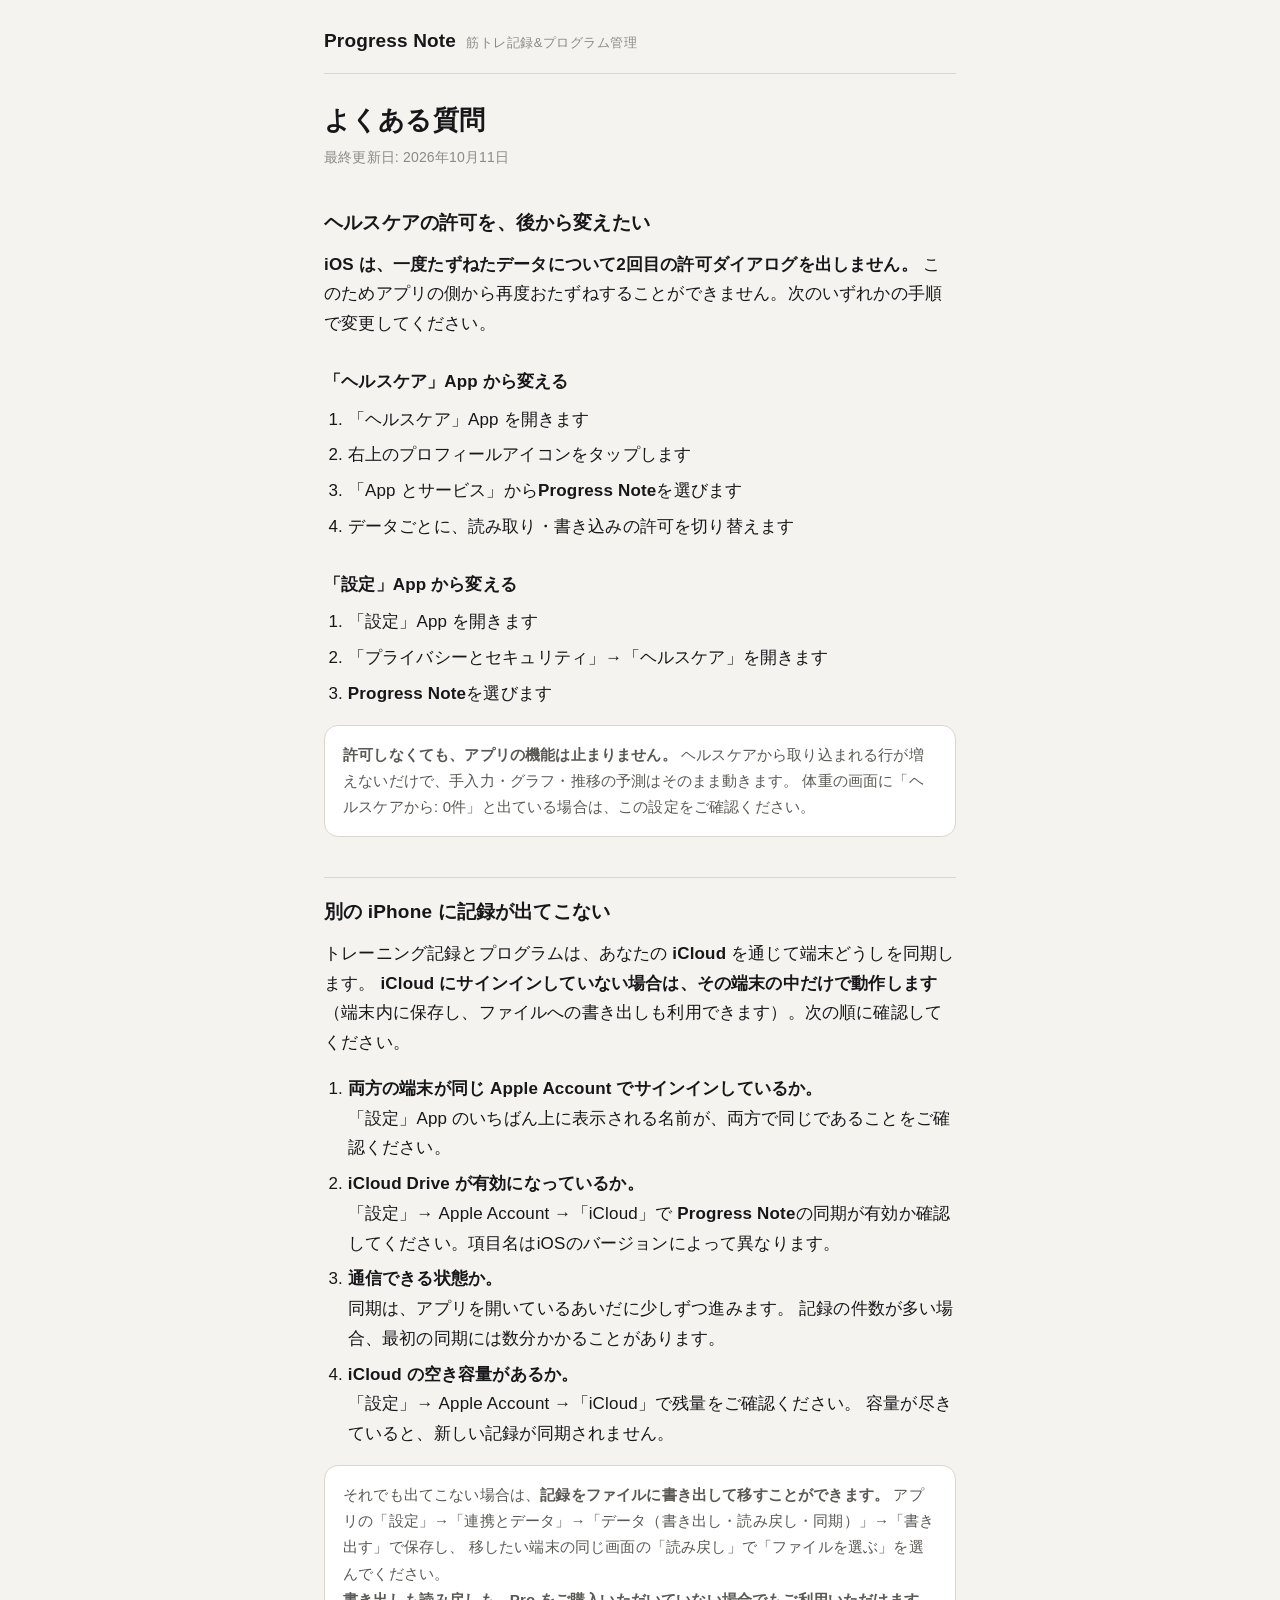
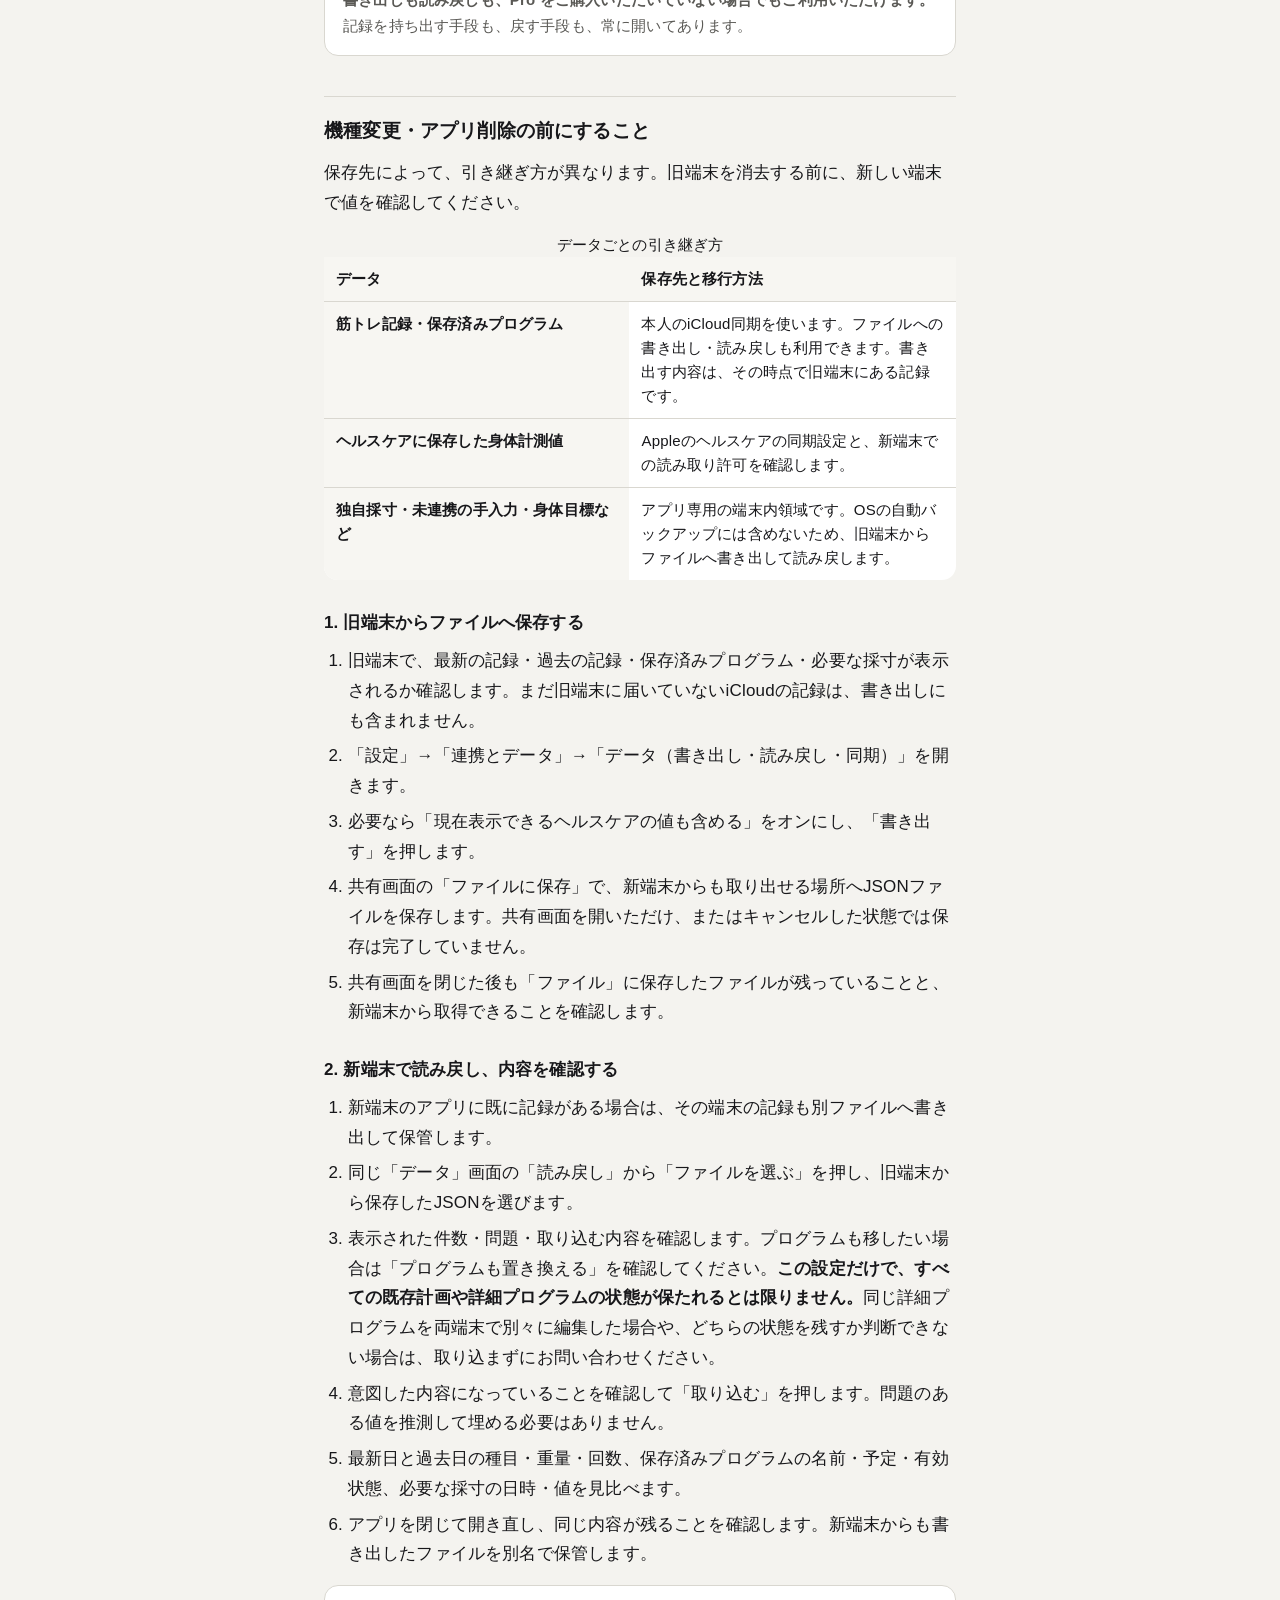
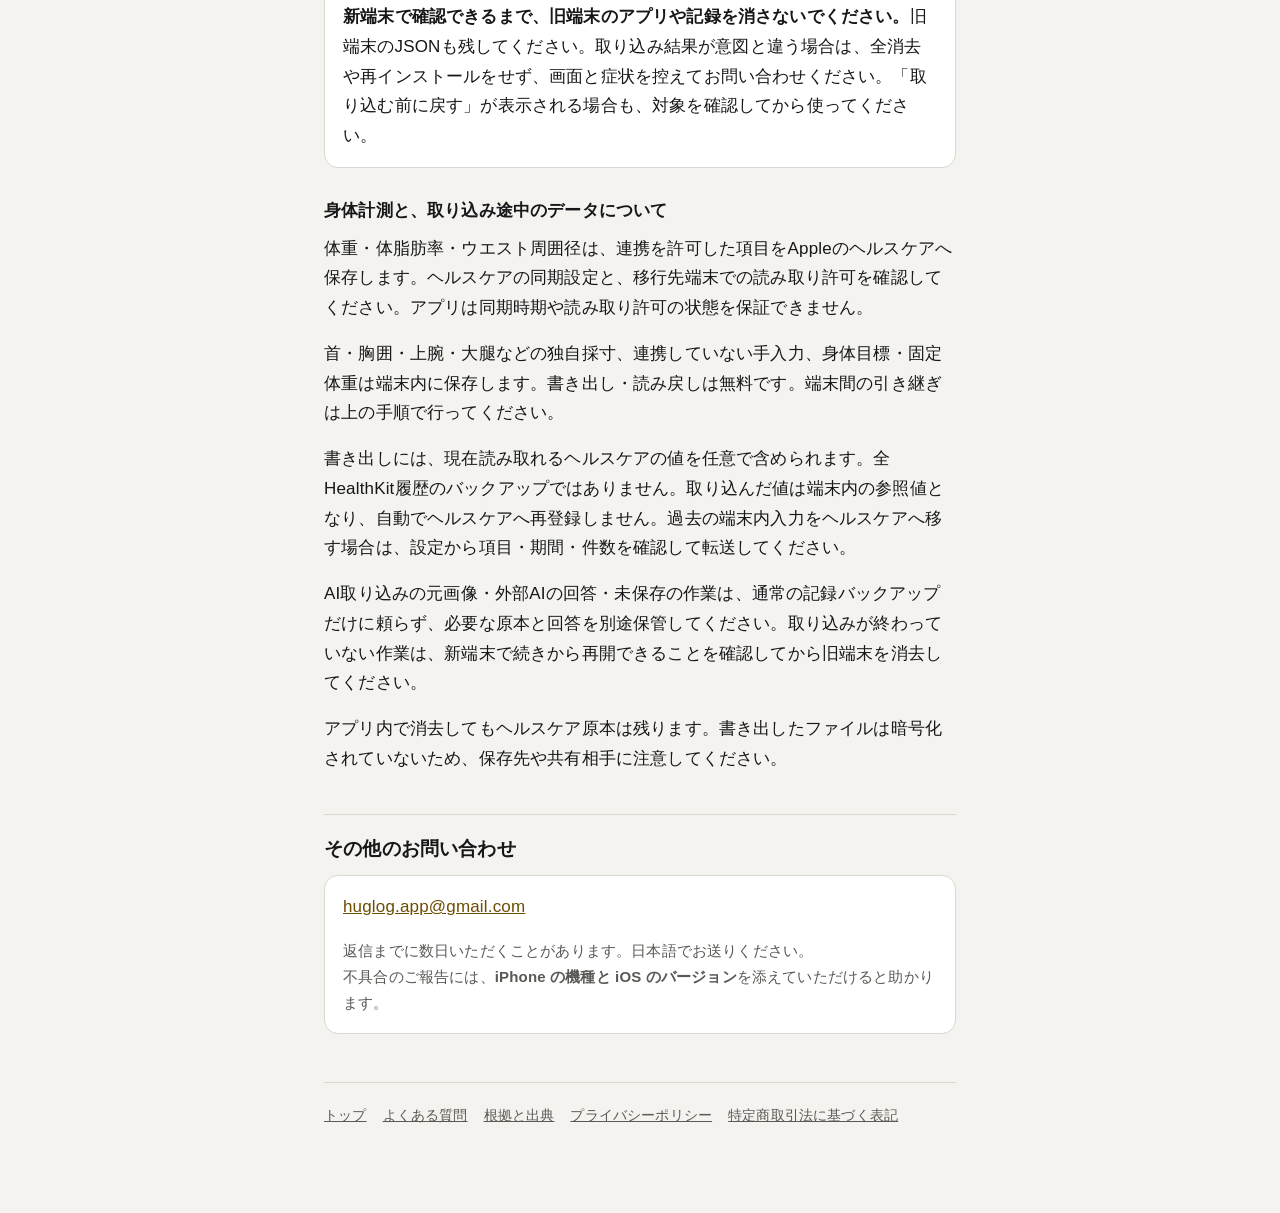
<file: faq/index.html>
<!DOCTYPE html>
<html lang="ja">
<head>
<meta charset="utf-8">
<meta name="viewport" content="width=device-width, initial-scale=1">
<title>よくある質問 — Progress Note</title>
<link rel="stylesheet" href="../assets/style.css">
</head>
<body>
<div class="wrap">

<header class="site">
  <a class="name" href="../">Progress Note</a>
  <span class="en">筋トレ記録&amp;プログラム管理</span>
</header>

<h1>よくある質問</h1>
<p class="updated">最終更新日: 2026年10月11日</p>

<h2>ヘルスケアの許可を、後から変えたい</h2>

<p>
<strong>iOS は、一度たずねたデータについて2回目の許可ダイアログを出しません。</strong>
このためアプリの側から再度おたずねすることができません。次のいずれかの手順で変更してください。
</p>

<h3>「ヘルスケア」App から変える</h3>
<ol>
  <li>「ヘルスケア」App を開きます</li>
  <li>右上のプロフィールアイコンをタップします</li>
  <li>「App とサービス」から<strong>Progress Note</strong>を選びます</li>
  <li>データごとに、読み取り・書き込みの許可を切り替えます</li>
</ol>

<h3>「設定」App から変える</h3>
<ol>
  <li>「設定」App を開きます</li>
  <li>「プライバシーとセキュリティ」→「ヘルスケア」を開きます</li>
  <li><strong>Progress Note</strong>を選びます</li>
</ol>

<div class="card">
  <p class="note">
    <strong>許可しなくても、アプリの機能は止まりません。</strong>
    ヘルスケアから取り込まれる行が増えないだけで、手入力・グラフ・推移の予測はそのまま動きます。
    体重の画面に「ヘルスケアから: 0件」と出ている場合は、この設定をご確認ください。
  </p>
</div>

<h2>別の iPhone に記録が出てこない</h2>

<p>
トレーニング記録とプログラムは、あなたの <strong>iCloud</strong> を通じて端末どうしを同期します。
<strong>iCloud にサインインしていない場合は、その端末の中だけで動作します</strong>
（端末内に保存し、ファイルへの書き出しも利用できます）。次の順に確認してください。
</p>

<ol>
  <li>
    <strong>両方の端末が同じ Apple Account でサインインしているか。</strong><br>
    「設定」App のいちばん上に表示される名前が、両方で同じであることをご確認ください。
  </li>
  <li>
    <strong>iCloud Drive が有効になっているか。</strong><br>
    「設定」→ Apple Account →「iCloud」で
    <strong>Progress Note</strong>の同期が有効か確認してください。項目名はiOSのバージョンによって異なります。
  </li>
  <li>
    <strong>通信できる状態か。</strong><br>
    同期は、アプリを開いているあいだに少しずつ進みます。
    記録の件数が多い場合、最初の同期には数分かかることがあります。
  </li>
  <li>
    <strong>iCloud の空き容量があるか。</strong><br>
    「設定」→ Apple Account →「iCloud」で残量をご確認ください。
    容量が尽きていると、新しい記録が同期されません。
  </li>
</ol>

<div class="card">
  <p class="note">
    それでも出てこない場合は、<strong>記録をファイルに書き出して移すことができます。</strong>
    アプリの「設定」→「連携とデータ」→「データ（書き出し・読み戻し・同期）」→「書き出す」で保存し、
    移したい端末の同じ画面の「読み戻し」で「ファイルを選ぶ」を選んでください。<br>
    <strong>書き出しも読み戻しも、Pro をご購入いただいていない場合でもご利用いただけます。</strong>
    記録を持ち出す手段も、戻す手段も、常に開いてあります。
  </p>
</div>

<h2 id="migration">機種変更・アプリ削除の前にすること</h2>
<p>保存先によって、引き継ぎ方が異なります。旧端末を消去する前に、新しい端末で値を確認してください。</p>
<div class="scroll" role="region" aria-label="データの保存先と引き継ぎ方" tabindex="0">
<table class="rows">
  <caption>データごとの引き継ぎ方</caption>
  <thead><tr><th scope="col">データ</th><th scope="col">保存先と移行方法</th></tr></thead>
  <tbody>
    <tr><th scope="row">筋トレ記録・保存済みプログラム</th><td>本人のiCloud同期を使います。ファイルへの書き出し・読み戻しも利用できます。書き出す内容は、その時点で旧端末にある記録です。</td></tr>
    <tr><th scope="row">ヘルスケアに保存した身体計測値</th><td>Appleのヘルスケアの同期設定と、新端末での読み取り許可を確認します。</td></tr>
    <tr><th scope="row">独自採寸・未連携の手入力・身体目標など</th><td>アプリ専用の端末内領域です。OSの自動バックアップには含めないため、旧端末からファイルへ書き出して読み戻します。</td></tr>
  </tbody>
</table>
</div>

<h3>1. 旧端末からファイルへ保存する</h3>
<ol>
  <li>旧端末で、最新の記録・過去の記録・保存済みプログラム・必要な採寸が表示されるか確認します。まだ旧端末に届いていないiCloudの記録は、書き出しにも含まれません。</li>
  <li>「設定」→「連携とデータ」→「データ（書き出し・読み戻し・同期）」を開きます。</li>
  <li>必要なら「現在表示できるヘルスケアの値も含める」をオンにし、「書き出す」を押します。</li>
  <li>共有画面の「ファイルに保存」で、新端末からも取り出せる場所へJSONファイルを保存します。共有画面を開いただけ、またはキャンセルした状態では保存は完了していません。</li>
  <li>共有画面を閉じた後も「ファイル」に保存したファイルが残っていることと、新端末から取得できることを確認します。</li>
</ol>

<h3>2. 新端末で読み戻し、内容を確認する</h3>
<ol>
  <li>新端末のアプリに既に記録がある場合は、その端末の記録も別ファイルへ書き出して保管します。</li>
  <li>同じ「データ」画面の「読み戻し」から「ファイルを選ぶ」を押し、旧端末から保存したJSONを選びます。</li>
  <li>表示された件数・問題・取り込む内容を確認します。プログラムも移したい場合は「プログラムも置き換える」を確認してください。<strong>この設定だけで、すべての既存計画や詳細プログラムの状態が保たれるとは限りません。</strong>同じ詳細プログラムを両端末で別々に編集した場合や、どちらの状態を残すか判断できない場合は、取り込まずにお問い合わせください。</li>
  <li>意図した内容になっていることを確認して「取り込む」を押します。問題のある値を推測して埋める必要はありません。</li>
  <li>最新日と過去日の種目・重量・回数、保存済みプログラムの名前・予定・有効状態、必要な採寸の日時・値を見比べます。</li>
  <li>アプリを閉じて開き直し、同じ内容が残ることを確認します。新端末からも書き出したファイルを別名で保管します。</li>
</ol>

<div class="card">
  <p><strong>新端末で確認できるまで、旧端末のアプリや記録を消さないでください。</strong>旧端末のJSONも残してください。取り込み結果が意図と違う場合は、全消去や再インストールをせず、画面と症状を控えてお問い合わせください。「取り込む前に戻す」が表示される場合も、対象を確認してから使ってください。</p>
</div>

<h3>身体計測と、取り込み途中のデータについて</h3>
<p>体重・体脂肪率・ウエスト周囲径は、連携を許可した項目をAppleのヘルスケアへ保存します。ヘルスケアの同期設定と、移行先端末での読み取り許可を確認してください。アプリは同期時期や読み取り許可の状態を保証できません。</p>
<p>首・胸囲・上腕・大腿などの独自採寸、連携していない手入力、身体目標・固定体重は端末内に保存します。書き出し・読み戻しは無料です。端末間の引き継ぎは上の手順で行ってください。</p>
<p>書き出しには、現在読み取れるヘルスケアの値を任意で含められます。全HealthKit履歴のバックアップではありません。取り込んだ値は端末内の参照値となり、自動でヘルスケアへ再登録しません。過去の端末内入力をヘルスケアへ移す場合は、設定から項目・期間・件数を確認して転送してください。</p>
<p>AI取り込みの元画像・外部AIの回答・未保存の作業は、通常の記録バックアップだけに頼らず、必要な原本と回答を別途保管してください。取り込みが終わっていない作業は、新端末で続きから再開できることを確認してから旧端末を消去してください。</p>
<p>アプリ内で消去してもヘルスケア原本は残ります。書き出したファイルは暗号化されていないため、保存先や共有相手に注意してください。</p>

<h2>その他のお問い合わせ</h2>

<div class="card">
  <p>
    <a href="mailto:huglog.app@gmail.com">huglog.app@gmail.com</a>
  </p>
  <p class="note">
    返信までに数日いただくことがあります。日本語でお送りください。<br>
    不具合のご報告には、<strong>iPhone の機種と iOS のバージョン</strong>を添えていただけると助かります。
  </p>
</div>

<footer class="site">
  <ul>
    <li><a href="../">トップ</a></li>
    <li><a href="../faq/">よくある質問</a></li>
    <li><a href="../evidence/">根拠と出典</a></li>
    <li><a href="../privacy/">プライバシーポリシー</a></li>
    <li><a href="../commerce/">特定商取引法に基づく表記</a></li>
  </ul>
</footer>

</div>
</body>
</html>
</file>
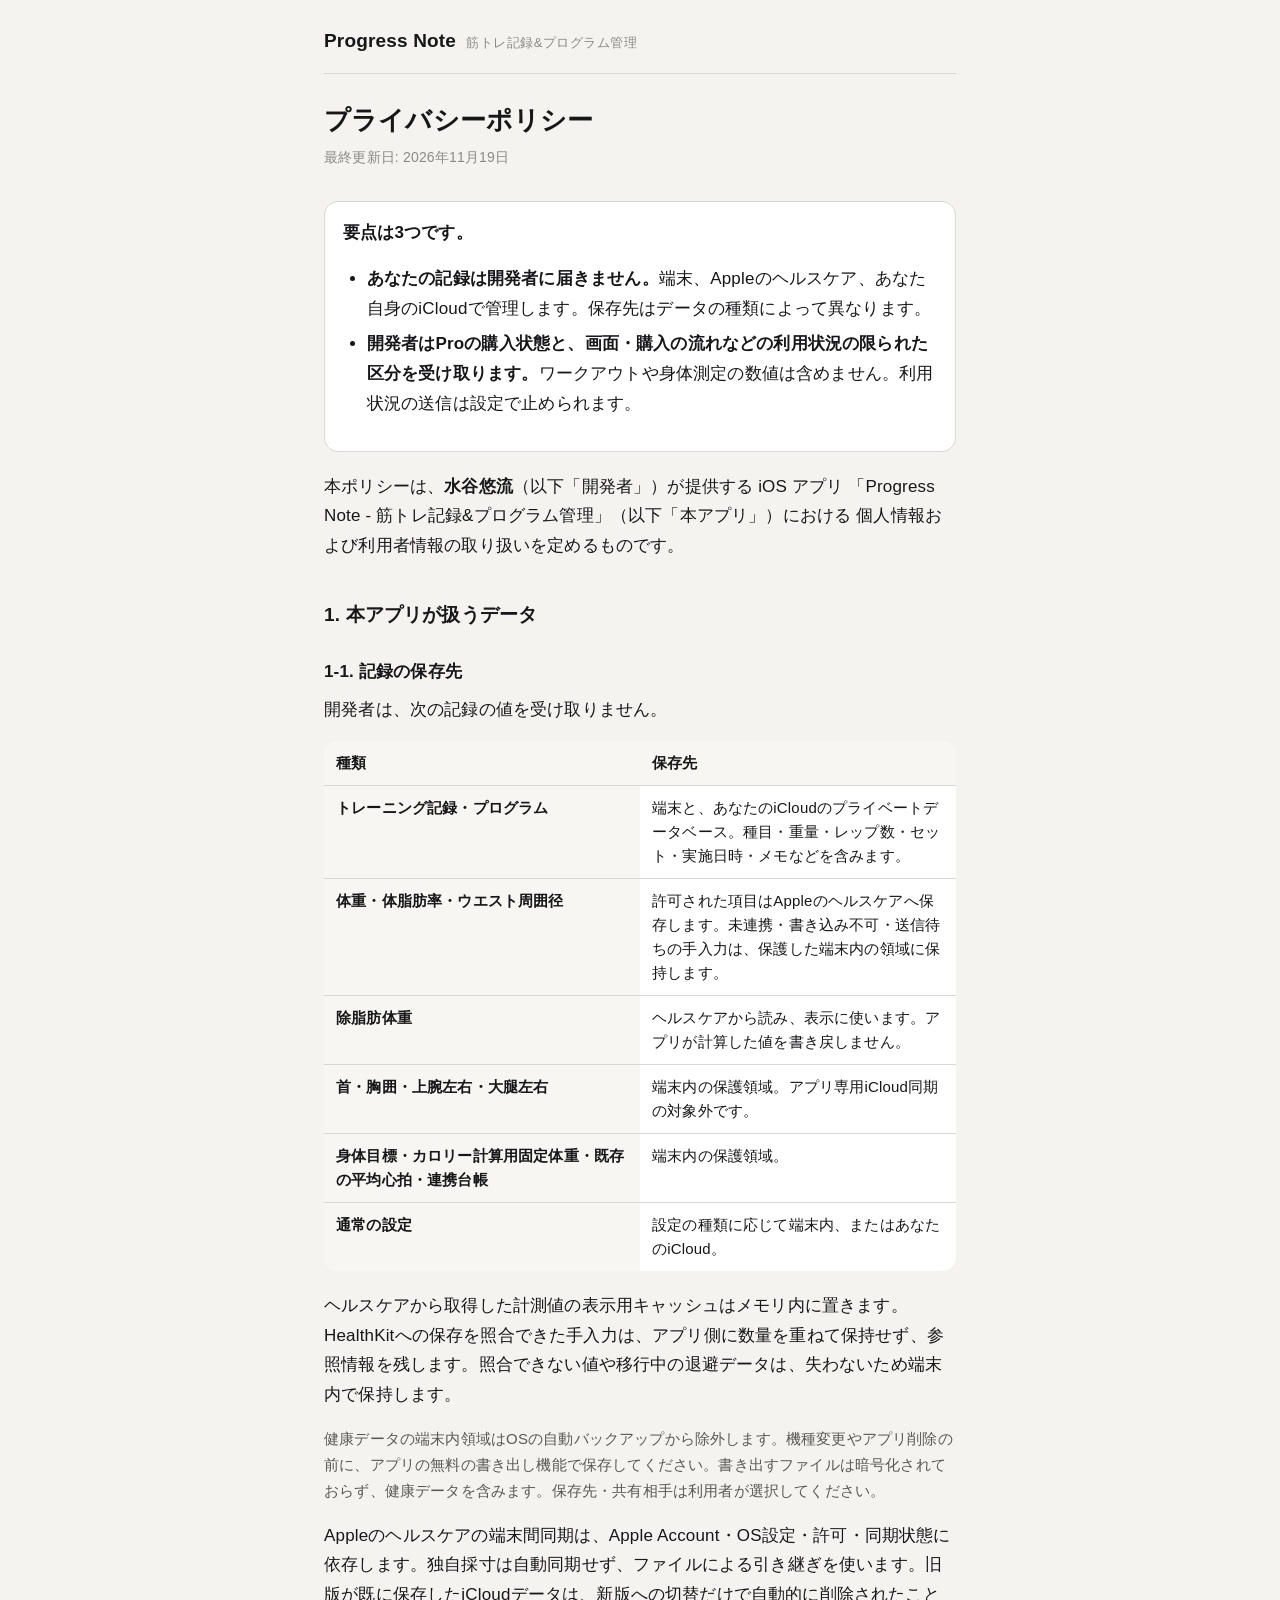
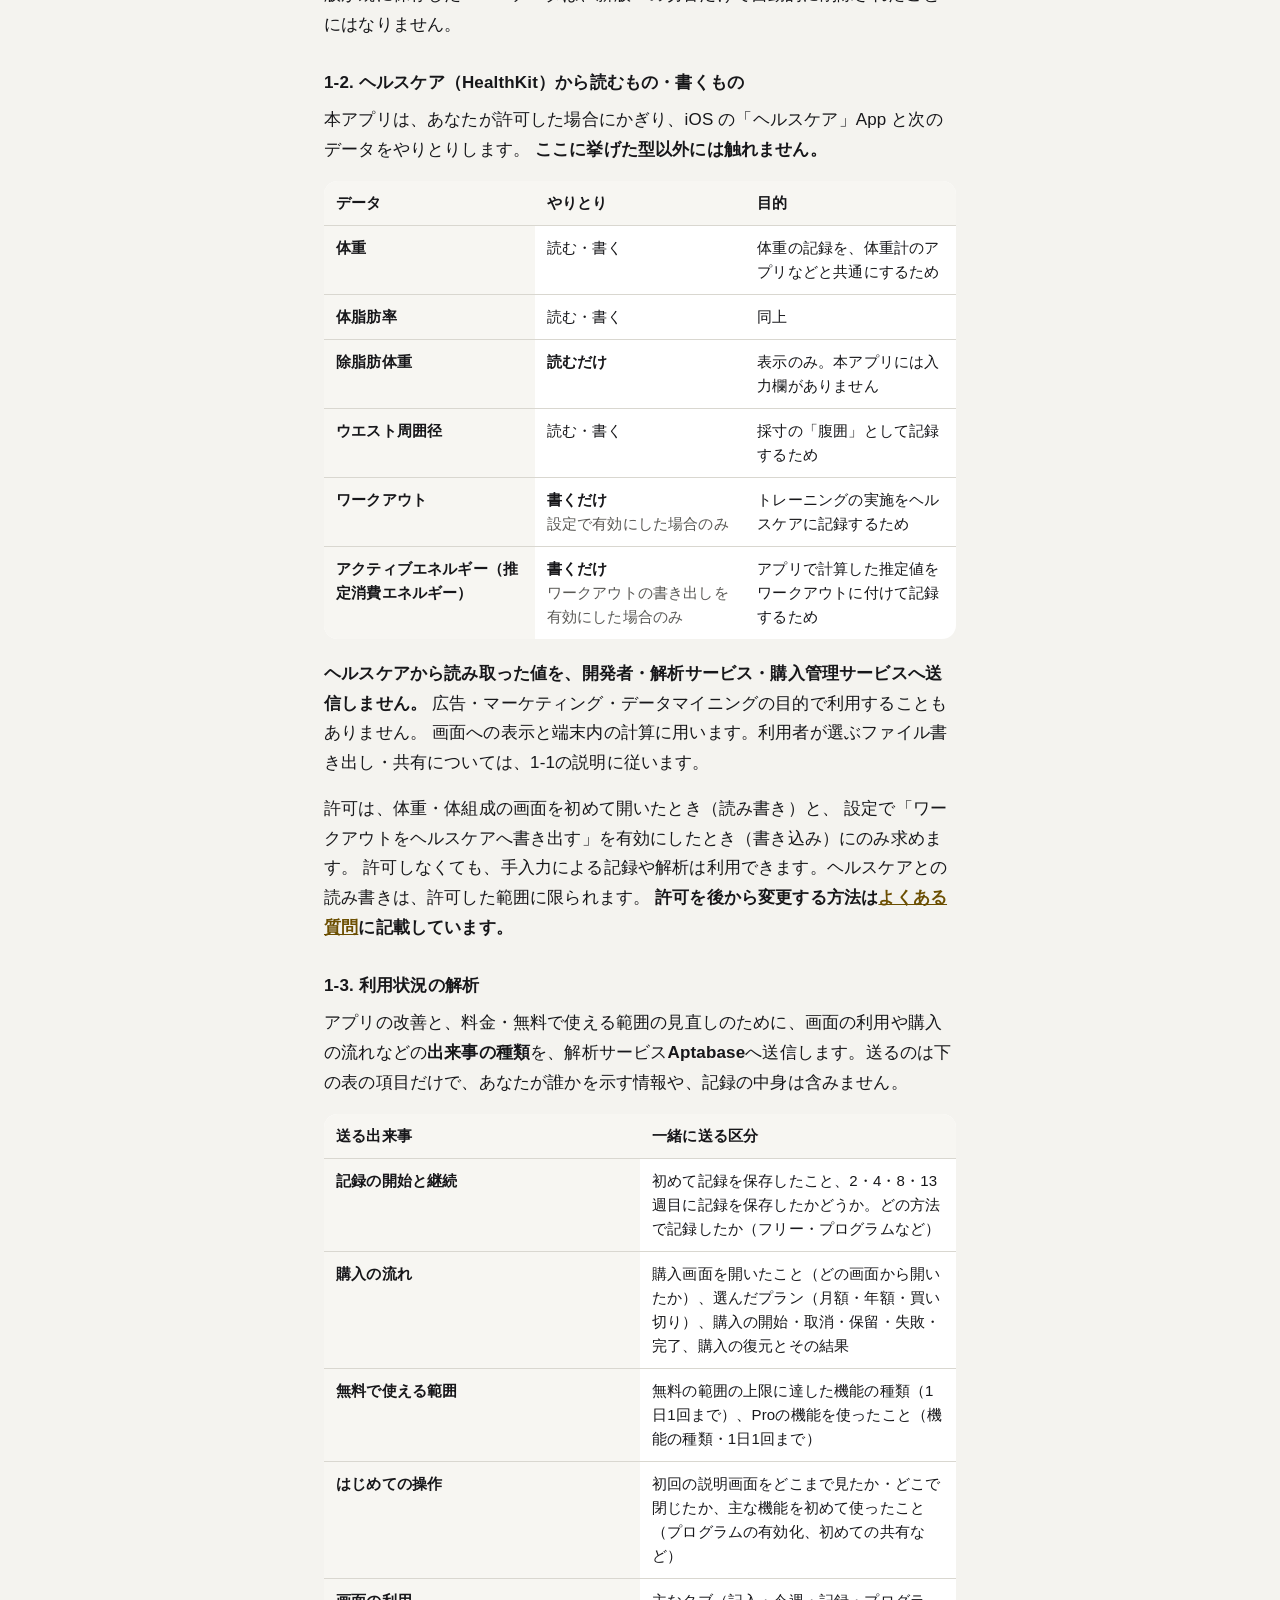
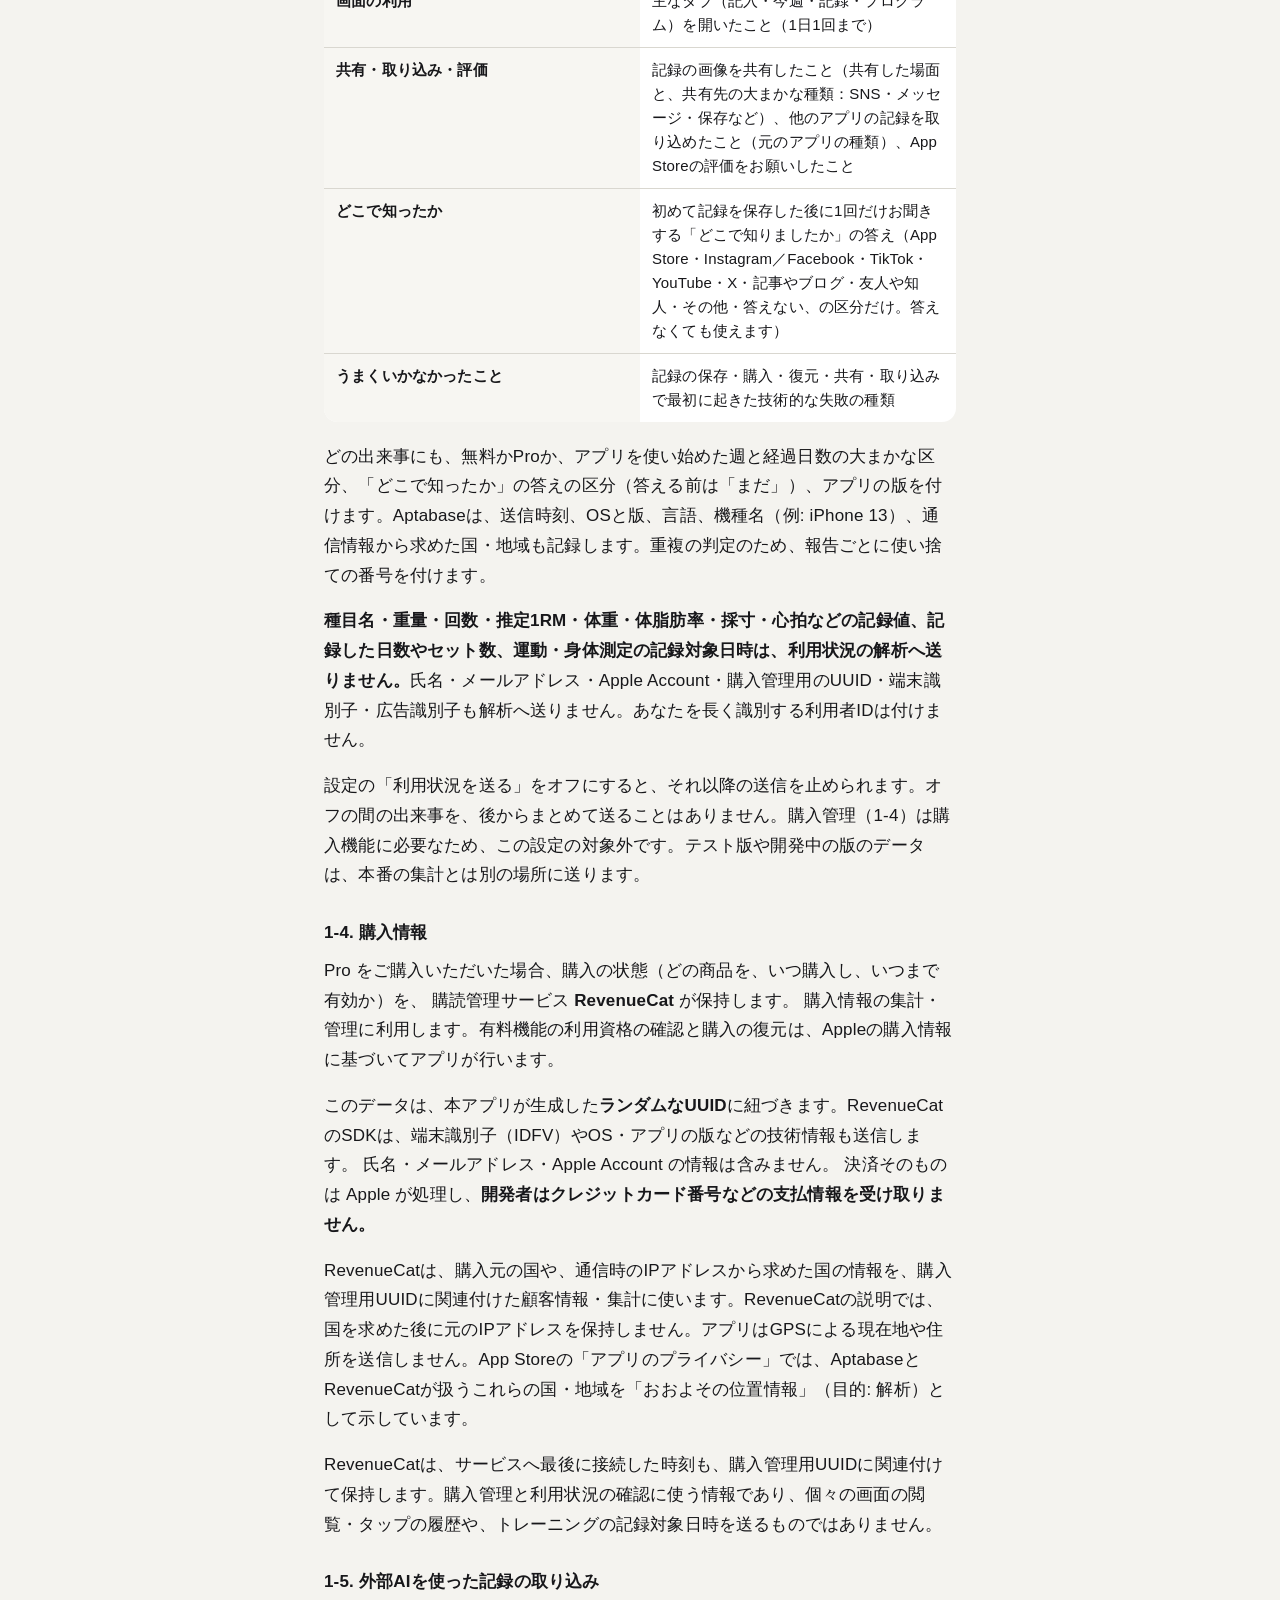
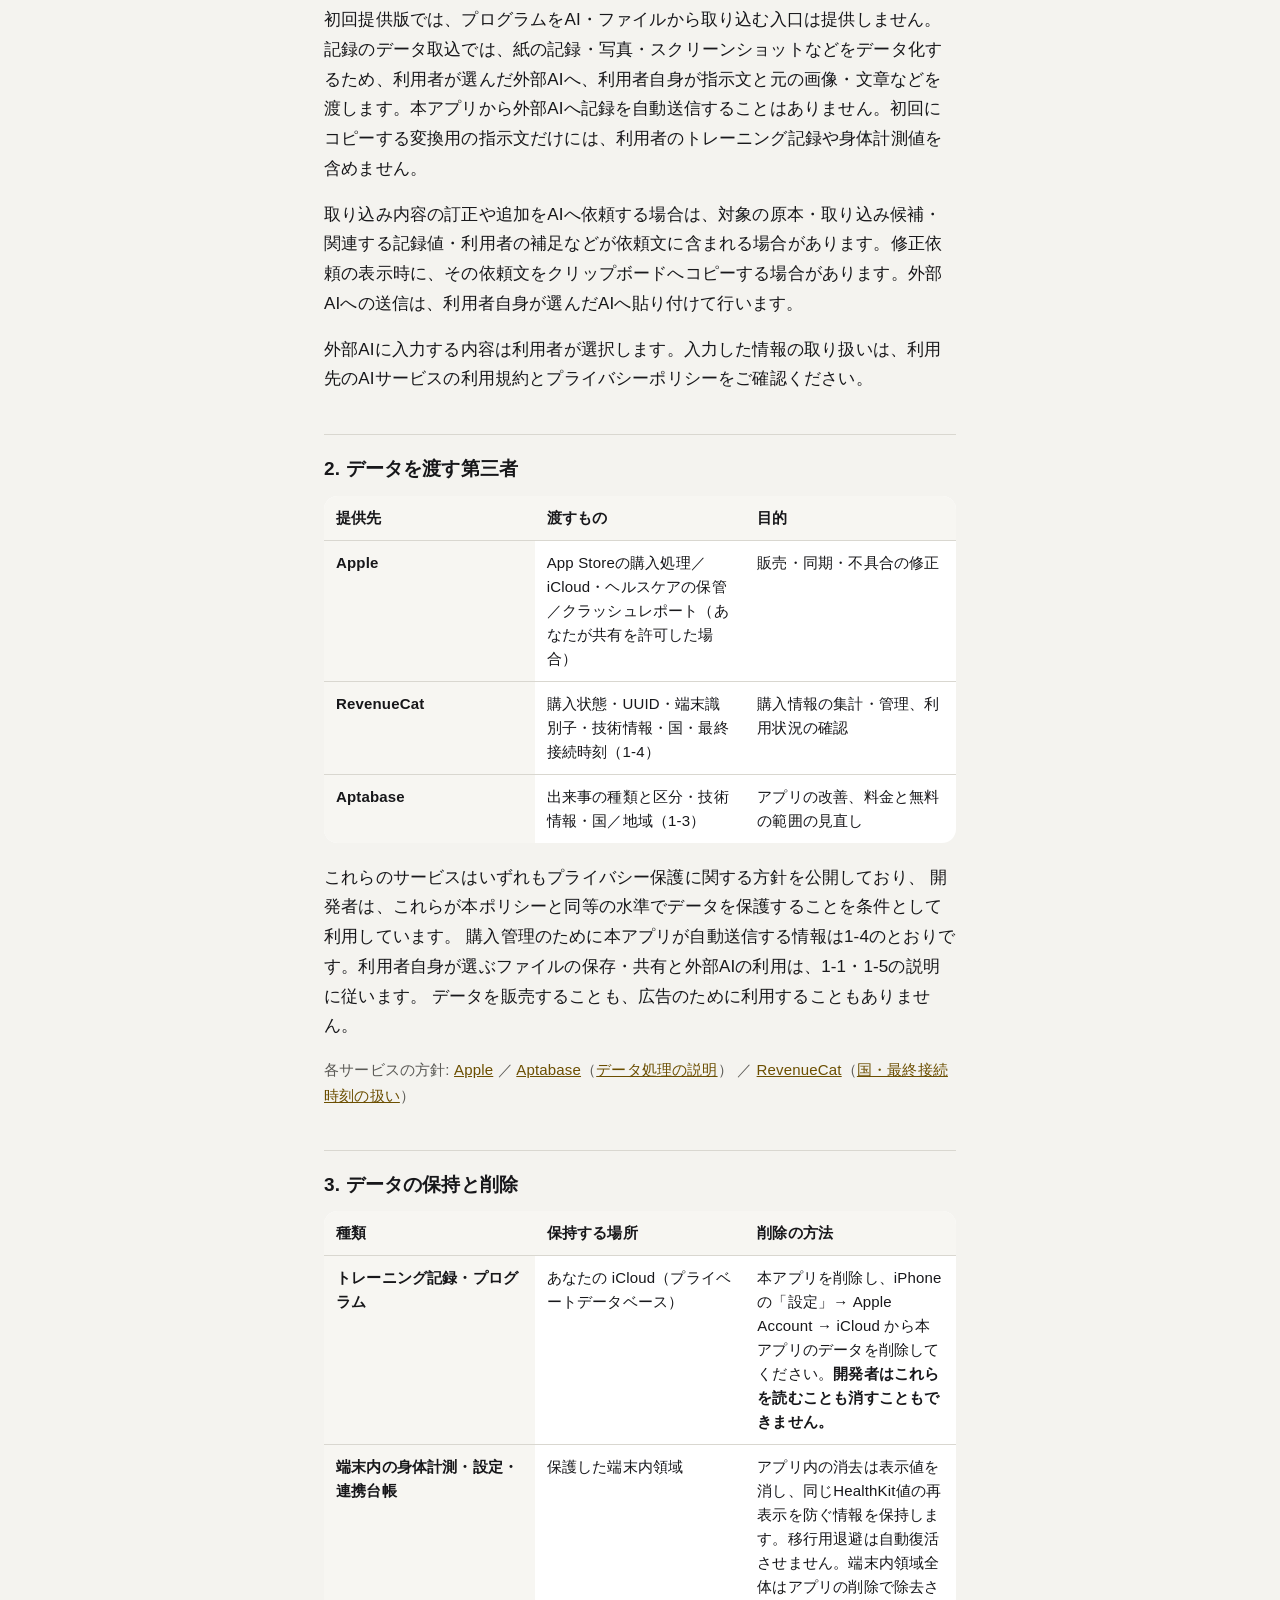
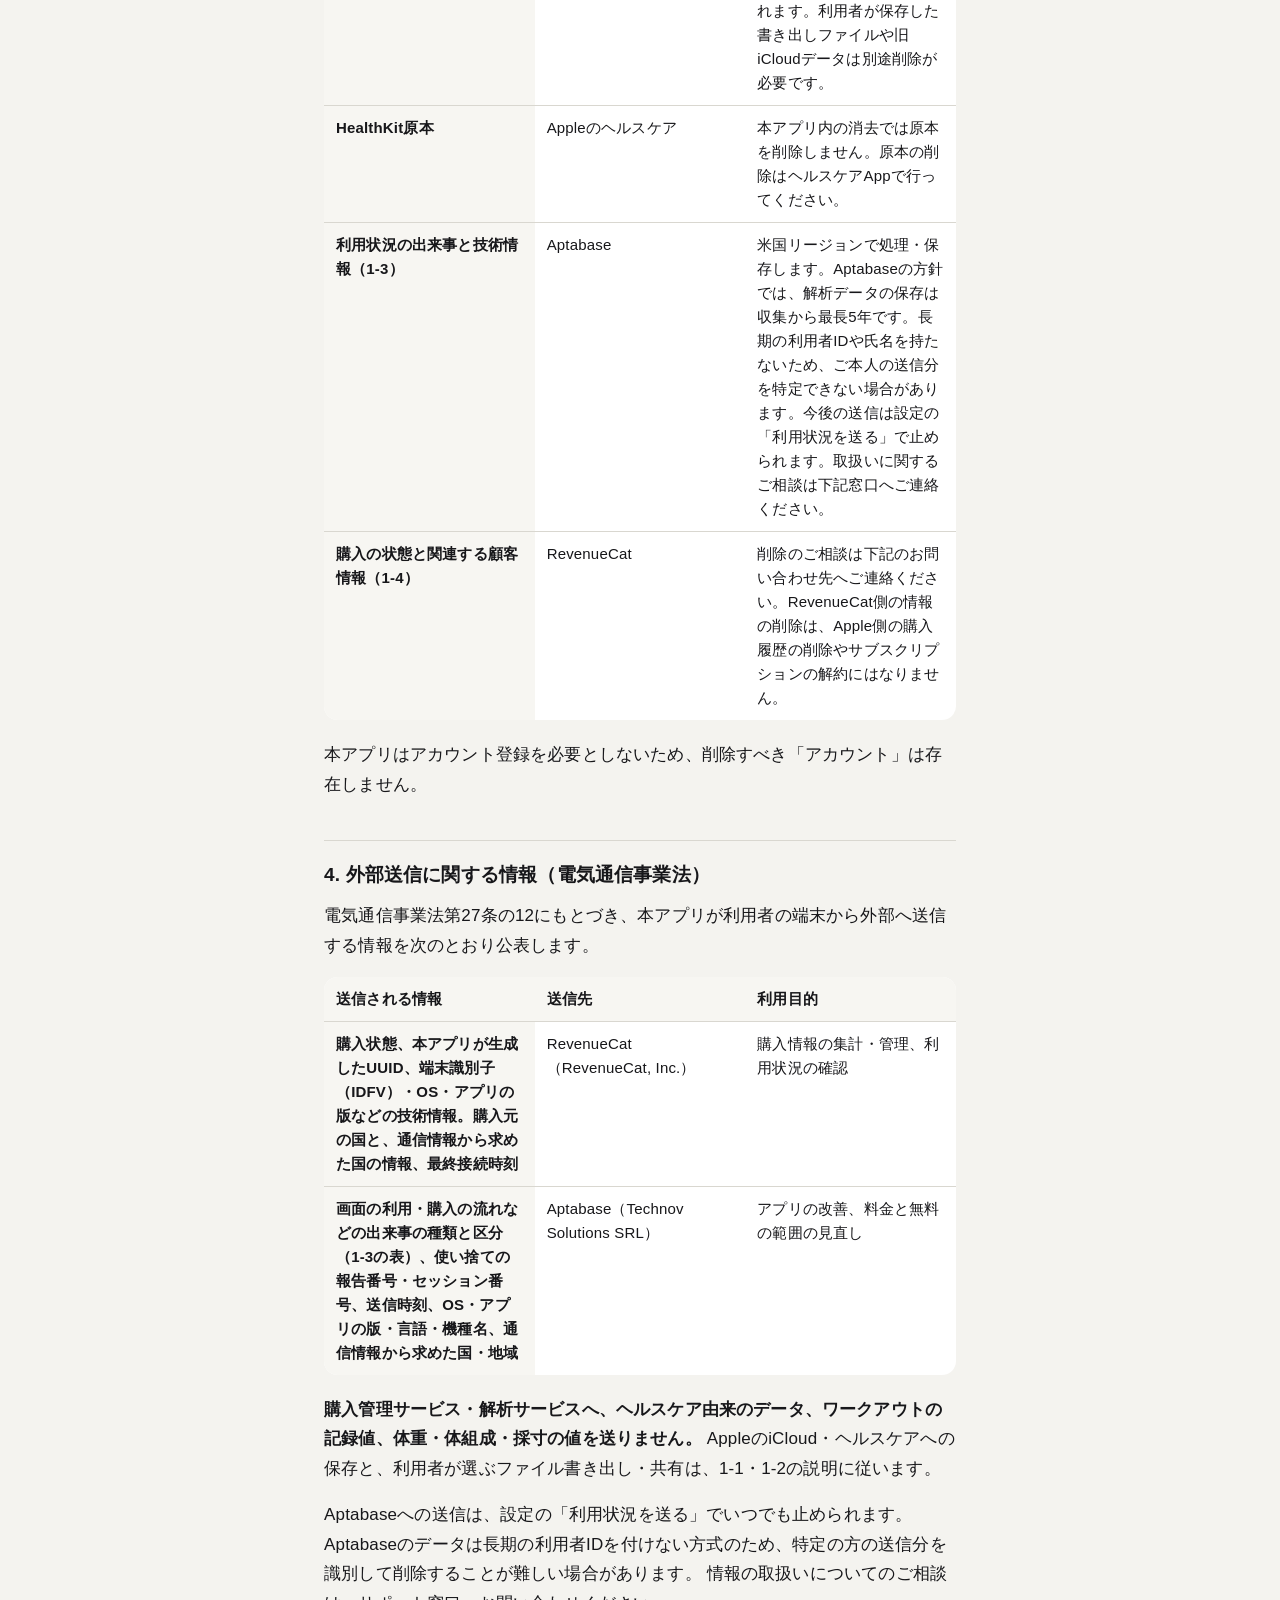
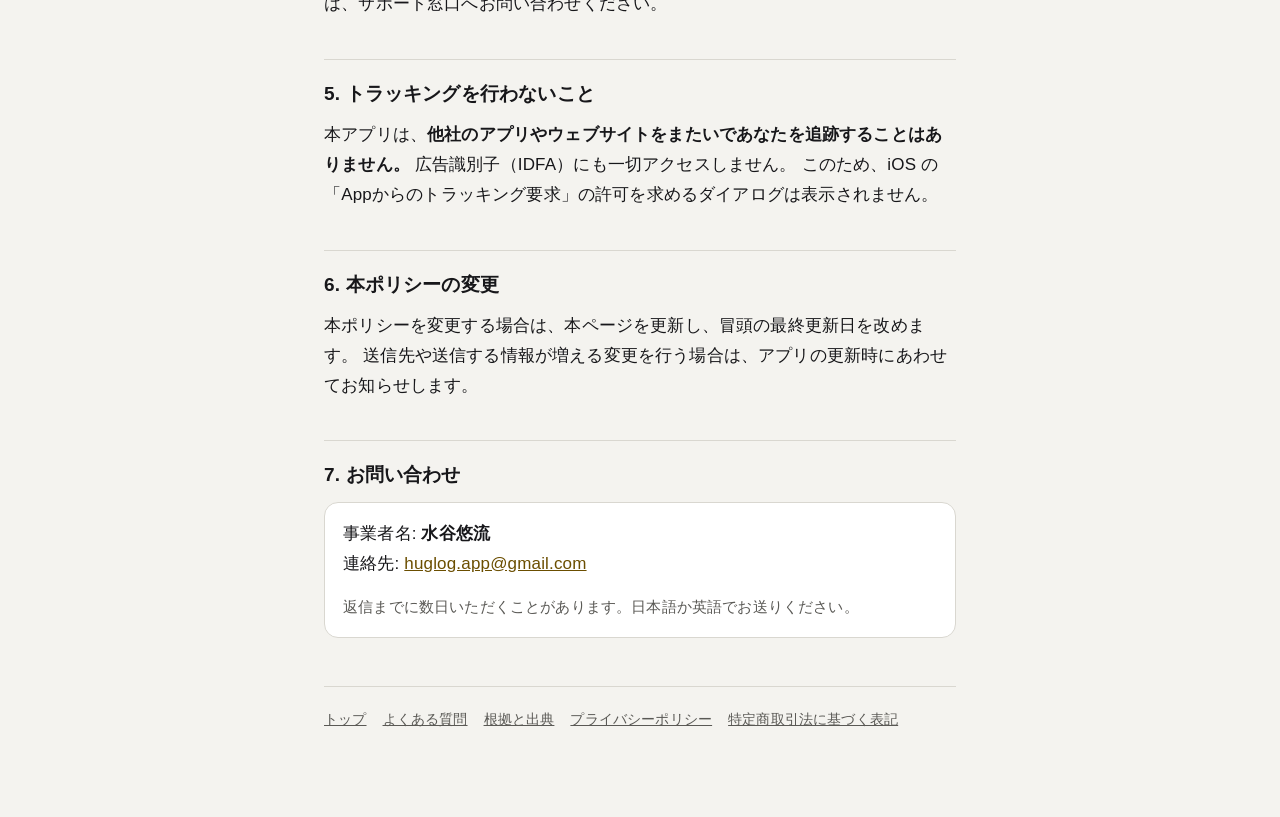
<file: privacy/index.html>
<!DOCTYPE html>
<html lang="ja">
<head>
<meta charset="utf-8">
<meta name="viewport" content="width=device-width, initial-scale=1">
<title>プライバシーポリシー — Progress Note</title>
<link rel="stylesheet" href="../assets/style.css">
</head>
<body>
<div class="wrap">

<header class="site">
  <a class="name" href="../index.html">Progress Note</a>
  <span class="en">筋トレ記録&amp;プログラム管理</span>
</header>

<h1>プライバシーポリシー</h1>
<p class="updated">最終更新日: 2026年11月19日</p>

<div class="card">
  <p><strong>要点は3つです。</strong></p>
  <ul>
    <li><strong>あなたの記録は開発者に届きません。</strong>端末、Appleのヘルスケア、あなた自身のiCloudで管理します。保存先はデータの種類によって異なります。</li>
    <li><strong>開発者はProの購入状態と、画面・購入の流れなどの利用状況の限られた区分を受け取ります。</strong>ワークアウトや身体測定の数値は含めません。利用状況の送信は設定で止められます。</li>
  </ul>
</div>

<p>
本ポリシーは、<strong>水谷悠流</strong>（以下「開発者」）が提供する iOS アプリ
「Progress Note - 筋トレ記録&amp;プログラム管理」（以下「本アプリ」）における
個人情報および利用者情報の取り扱いを定めるものです。
</p>

<h2>1. 本アプリが扱うデータ</h2>

<h3>1-1. 記録の保存先</h3>
<p>開発者は、次の記録の値を受け取りません。</p>
<div class="scroll"><table>
<thead><tr><th>種類</th><th>保存先</th></tr></thead><tbody>
<tr><th>トレーニング記録・プログラム</th><td>端末と、あなたのiCloudのプライベートデータベース。種目・重量・レップ数・セット・実施日時・メモなどを含みます。</td></tr>
<tr><th>体重・体脂肪率・ウエスト周囲径</th><td>許可された項目はAppleのヘルスケアへ保存します。未連携・書き込み不可・送信待ちの手入力は、保護した端末内の領域に保持します。</td></tr>
<tr><th>除脂肪体重</th><td>ヘルスケアから読み、表示に使います。アプリが計算した値を書き戻しません。</td></tr>
<tr><th>首・胸囲・上腕左右・大腿左右</th><td>端末内の保護領域。アプリ専用iCloud同期の対象外です。</td></tr>
<tr><th>身体目標・カロリー計算用固定体重・既存の平均心拍・連携台帳</th><td>端末内の保護領域。</td></tr>
<tr><th>通常の設定</th><td>設定の種類に応じて端末内、またはあなたのiCloud。</td></tr>
</tbody></table></div>
<p>ヘルスケアから取得した計測値の表示用キャッシュはメモリ内に置きます。HealthKitへの保存を照合できた手入力は、アプリ側に数量を重ねて保持せず、参照情報を残します。照合できない値や移行中の退避データは、失わないため端末内で保持します。</p>
<p class="note">健康データの端末内領域はOSの自動バックアップから除外します。機種変更やアプリ削除の前に、アプリの無料の書き出し機能で保存してください。書き出すファイルは暗号化されておらず、健康データを含みます。保存先・共有相手は利用者が選択してください。</p>
<p>Appleのヘルスケアの端末間同期は、Apple Account・OS設定・許可・同期状態に依存します。独自採寸は自動同期せず、ファイルによる引き継ぎを使います。旧版が既に保存したiCloudデータは、新版への切替だけで自動的に削除されたことにはなりません。</p>

<h3>1-2. ヘルスケア（HealthKit）から読むもの・書くもの</h3>

<p>
本アプリは、あなたが許可した場合にかぎり、iOS の「ヘルスケア」App と次のデータをやりとりします。
<strong>ここに挙げた型以外には触れません。</strong>
</p>

<div class="scroll">
<table>
  <thead><tr><th>データ</th><th>やりとり</th><th>目的</th></tr></thead>
  <tbody>
    <tr><th>体重</th><td>読む・書く</td><td>体重の記録を、体重計のアプリなどと共通にするため</td></tr>
    <tr><th>体脂肪率</th><td>読む・書く</td><td>同上</td></tr>
    <tr><th>除脂肪体重</th><td><strong>読むだけ</strong></td><td>表示のみ。本アプリには入力欄がありません</td></tr>
    <tr><th>ウエスト周囲径</th><td>読む・書く</td><td>採寸の「腹囲」として記録するため</td></tr>
    <tr><th>ワークアウト</th><td><strong>書くだけ</strong><br><span class="note">設定で有効にした場合のみ</span></td><td>トレーニングの実施をヘルスケアに記録するため</td></tr>
    <tr><th>アクティブエネルギー（推定消費エネルギー）</th><td><strong>書くだけ</strong><br><span class="note">ワークアウトの書き出しを有効にした場合のみ</span></td><td>アプリで計算した推定値をワークアウトに付けて記録するため</td></tr>
  </tbody>
</table>
</div>

<p>
<strong>ヘルスケアから読み取った値を、開発者・解析サービス・購入管理サービスへ送信しません。</strong>
広告・マーケティング・データマイニングの目的で利用することもありません。
画面への表示と端末内の計算に用います。利用者が選ぶファイル書き出し・共有については、1-1の説明に従います。
</p>

<p>
許可は、体重・体組成の画面を初めて開いたとき（読み書き）と、
設定で「ワークアウトをヘルスケアへ書き出す」を有効にしたとき（書き込み）にのみ求めます。
許可しなくても、手入力による記録や解析は利用できます。ヘルスケアとの読み書きは、許可した範囲に限られます。
<strong>許可を後から変更する方法は<a href="../faq/index.html">よくある質問</a>に記載しています。</strong>
</p>

<h3>1-3. 利用状況の解析</h3>
<p>アプリの改善と、料金・無料で使える範囲の見直しのために、画面の利用や購入の流れなどの<strong>出来事の種類</strong>を、解析サービス<strong>Aptabase</strong>へ送信します。送るのは下の表の項目だけで、あなたが誰かを示す情報や、記録の中身は含みません。</p>
<div class="scroll">
<table>
  <thead><tr><th>送る出来事</th><th>一緒に送る区分</th></tr></thead>
  <tbody>
    <tr><th>記録の開始と継続</th><td>初めて記録を保存したこと、2・4・8・13週目に記録を保存したかどうか。どの方法で記録したか（フリー・プログラムなど）</td></tr>
    <tr><th>購入の流れ</th><td>購入画面を開いたこと（どの画面から開いたか）、選んだプラン（月額・年額・買い切り）、購入の開始・取消・保留・失敗・完了、購入の復元とその結果</td></tr>
    <tr><th>無料で使える範囲</th><td>無料の範囲の上限に達した機能の種類（1日1回まで）、Proの機能を使ったこと（機能の種類・1日1回まで）</td></tr>
    <tr><th>はじめての操作</th><td>初回の説明画面をどこまで見たか・どこで閉じたか、主な機能を初めて使ったこと（プログラムの有効化、初めての共有など）</td></tr>
    <tr><th>画面の利用</th><td>主なタブ（記入・今週・記録・プログラム）を開いたこと（1日1回まで）</td></tr>
    <tr><th>共有・取り込み・評価</th><td>記録の画像を共有したこと（共有した場面と、共有先の大まかな種類：SNS・メッセージ・保存など）、他のアプリの記録を取り込めたこと（元のアプリの種類）、App Storeの評価をお願いしたこと</td></tr>
    <tr><th>どこで知ったか</th><td>初めて記録を保存した後に1回だけお聞きする「どこで知りましたか」の答え（App Store・Instagram／Facebook・TikTok・YouTube・X・記事やブログ・友人や知人・その他・答えない、の区分だけ。答えなくても使えます）</td></tr>
    <tr><th>うまくいかなかったこと</th><td>記録の保存・購入・復元・共有・取り込みで最初に起きた技術的な失敗の種類</td></tr>
  </tbody>
</table>
</div>
<p>どの出来事にも、無料かProか、アプリを使い始めた週と経過日数の大まかな区分、「どこで知ったか」の答えの区分（答える前は「まだ」）、アプリの版を付けます。Aptabaseは、送信時刻、OSと版、言語、機種名（例: iPhone 13）、通信情報から求めた国・地域も記録します。重複の判定のため、報告ごとに使い捨ての番号を付けます。</p>
<p><strong>種目名・重量・回数・推定1RM・体重・体脂肪率・採寸・心拍などの記録値、記録した日数やセット数、運動・身体測定の記録対象日時は、利用状況の解析へ送りません。</strong>氏名・メールアドレス・Apple Account・購入管理用のUUID・端末識別子・広告識別子も解析へ送りません。あなたを長く識別する利用者IDは付けません。</p>
<p>設定の「利用状況を送る」をオフにすると、それ以降の送信を止められます。オフの間の出来事を、後からまとめて送ることはありません。購入管理（1-4）は購入機能に必要なため、この設定の対象外です。テスト版や開発中の版のデータは、本番の集計とは別の場所に送ります。</p>

<h3>1-4. 購入情報</h3>

<p>
Pro をご購入いただいた場合、購入の状態（どの商品を、いつ購入し、いつまで有効か）を、
購読管理サービス <strong>RevenueCat</strong> が保持します。
購入情報の集計・管理に利用します。有料機能の利用資格の確認と購入の復元は、Appleの購入情報に基づいてアプリが行います。
</p>

<p>
このデータは、本アプリが生成した<strong>ランダムなUUID</strong>に紐づきます。RevenueCatのSDKは、端末識別子（IDFV）やOS・アプリの版などの技術情報も送信します。
氏名・メールアドレス・Apple Account の情報は含みません。
決済そのものは Apple が処理し、<strong>開発者はクレジットカード番号などの支払情報を受け取りません。</strong>
</p>

<p>RevenueCatは、購入元の国や、通信時のIPアドレスから求めた国の情報を、購入管理用UUIDに関連付けた顧客情報・集計に使います。RevenueCatの説明では、国を求めた後に元のIPアドレスを保持しません。アプリはGPSによる現在地や住所を送信しません。App Storeの「アプリのプライバシー」では、AptabaseとRevenueCatが扱うこれらの国・地域を「おおよその位置情報」（目的: 解析）として示しています。</p>
<p>RevenueCatは、サービスへ最後に接続した時刻も、購入管理用UUIDに関連付けて保持します。購入管理と利用状況の確認に使う情報であり、個々の画面の閲覧・タップの履歴や、トレーニングの記録対象日時を送るものではありません。</p>

<h3>1-5. 外部AIを使った記録の取り込み</h3>
<p>初回提供版では、プログラムをAI・ファイルから取り込む入口は提供しません。記録のデータ取込では、紙の記録・写真・スクリーンショットなどをデータ化するため、利用者が選んだ外部AIへ、利用者自身が指示文と元の画像・文章などを渡します。本アプリから外部AIへ記録を自動送信することはありません。初回にコピーする変換用の指示文だけには、利用者のトレーニング記録や身体計測値を含めません。</p>
<p>取り込み内容の訂正や追加をAIへ依頼する場合は、対象の原本・取り込み候補・関連する記録値・利用者の補足などが依頼文に含まれる場合があります。修正依頼の表示時に、その依頼文をクリップボードへコピーする場合があります。外部AIへの送信は、利用者自身が選んだAIへ貼り付けて行います。</p>
<p>外部AIに入力する内容は利用者が選択します。入力した情報の取り扱いは、利用先のAIサービスの利用規約とプライバシーポリシーをご確認ください。</p>

<h2>2. データを渡す第三者</h2>

<div class="scroll">
<table>
  <thead><tr><th>提供先</th><th>渡すもの</th><th>目的</th></tr></thead>
  <tbody>
    <tr><th>Apple</th><td>App Storeの購入処理／iCloud・ヘルスケアの保管／クラッシュレポート（あなたが共有を許可した場合）</td><td>販売・同期・不具合の修正</td></tr>
    <tr><th>RevenueCat</th><td>購入状態・UUID・端末識別子・技術情報・国・最終接続時刻（1-4）</td><td>購入情報の集計・管理、利用状況の確認</td></tr>
    <tr><th>Aptabase</th><td>出来事の種類と区分・技術情報・国／地域（1-3）</td><td>アプリの改善、料金と無料の範囲の見直し</td></tr>
  </tbody>
</table>
</div>

<p>
これらのサービスはいずれもプライバシー保護に関する方針を公開しており、
開発者は、これらが本ポリシーと同等の水準でデータを保護することを条件として利用しています。
購入管理のために本アプリが自動送信する情報は1-4のとおりです。利用者自身が選ぶファイルの保存・共有と外部AIの利用は、1-1・1-5の説明に従います。
データを販売することも、広告のために利用することもありません。
</p>

<p class="note">各サービスの方針: <a href="https://www.apple.com/jp/legal/privacy/">Apple</a> ／ <a href="https://aptabase.com/legal/privacy">Aptabase</a>（<a href="https://aptabase.com/legal/dpa">データ処理の説明</a>） ／ <a href="https://www.revenuecat.com/privacy">RevenueCat</a>（<a href="https://www.revenuecat.com/docs/dashboard-and-metrics/customer-profile">国・最終接続時刻の扱い</a>）</p>

<h2>3. データの保持と削除</h2>

<div class="scroll">
<table>
  <thead><tr><th>種類</th><th>保持する場所</th><th>削除の方法</th></tr></thead>
  <tbody>
    <tr>
      <th>トレーニング記録・プログラム</th>
      <td>あなたの iCloud（プライベートデータベース）</td>
      <td>本アプリを削除し、iPhone の「設定」→ Apple Account → iCloud から本アプリのデータを削除してください。<strong>開発者はこれらを読むことも消すこともできません。</strong></td>
    </tr>
    <tr><th>端末内の身体計測・設定・連携台帳</th><td>保護した端末内領域</td><td>アプリ内の消去は表示値を消し、同じHealthKit値の再表示を防ぐ情報を保持します。移行用退避は自動復活させません。端末内領域全体はアプリの削除で除去されます。利用者が保存した書き出しファイルや旧iCloudデータは別途削除が必要です。</td></tr>
    <tr><th>HealthKit原本</th><td>Appleのヘルスケア</td><td>本アプリ内の消去では原本を削除しません。原本の削除はヘルスケアAppで行ってください。</td></tr>
    <tr>
      <th>利用状況の出来事と技術情報（1-3）</th>
      <td>Aptabase</td>
      <td>米国リージョンで処理・保存します。Aptabaseの方針では、解析データの保存は収集から最長5年です。長期の利用者IDや氏名を持たないため、ご本人の送信分を特定できない場合があります。今後の送信は設定の「利用状況を送る」で止められます。取扱いに関するご相談は下記窓口へご連絡ください。</td>
    </tr>
    <tr>
      <th>購入の状態と関連する顧客情報（1-4）</th>
      <td>RevenueCat</td>
      <td>削除のご相談は下記のお問い合わせ先へご連絡ください。RevenueCat側の情報の削除は、Apple側の購入履歴の削除やサブスクリプションの解約にはなりません。</td>
    </tr>
  </tbody>
</table>
</div>

<p>
本アプリはアカウント登録を必要としないため、削除すべき「アカウント」は存在しません。
</p>

<h2>4. 外部送信に関する情報（電気通信事業法）</h2>

<p>
電気通信事業法第27条の12にもとづき、本アプリが利用者の端末から外部へ送信する情報を次のとおり公表します。
</p>

<div class="scroll">
<table>
  <thead><tr><th>送信される情報</th><th>送信先</th><th>利用目的</th></tr></thead>
  <tbody>
    <tr><th>購入状態、本アプリが生成したUUID、端末識別子（IDFV）・OS・アプリの版などの技術情報。購入元の国と、通信情報から求めた国の情報、最終接続時刻</th><td>RevenueCat（RevenueCat, Inc.）</td><td>購入情報の集計・管理、利用状況の確認</td></tr>
    <tr><th>画面の利用・購入の流れなどの出来事の種類と区分（1-3の表）、使い捨ての報告番号・セッション番号、送信時刻、OS・アプリの版・言語・機種名、通信情報から求めた国・地域</th><td>Aptabase（Technov Solutions SRL）</td><td>アプリの改善、料金と無料の範囲の見直し</td></tr>
  </tbody>
</table>
</div>

<p>
<strong>購入管理サービス・解析サービスへ、ヘルスケア由来のデータ、ワークアウトの記録値、体重・体組成・採寸の値を送りません。</strong>
AppleのiCloud・ヘルスケアへの保存と、利用者が選ぶファイル書き出し・共有は、1-1・1-2の説明に従います。
</p>

<p>
Aptabaseへの送信は、設定の「利用状況を送る」でいつでも止められます。Aptabaseのデータは長期の利用者IDを付けない方式のため、特定の方の送信分を識別して削除することが難しい場合があります。
情報の取扱いについてのご相談は、サポート窓口へお問い合わせください。
</p>

<h2>5. トラッキングを行わないこと</h2>

<p>
本アプリは、<strong>他社のアプリやウェブサイトをまたいであなたを追跡することはありません。</strong>
広告識別子（IDFA）にも一切アクセスしません。
このため、iOS の「Appからのトラッキング要求」の許可を求めるダイアログは表示されません。
</p>

<h2>6. 本ポリシーの変更</h2>

<p>
本ポリシーを変更する場合は、本ページを更新し、冒頭の最終更新日を改めます。
送信先や送信する情報が増える変更を行う場合は、アプリの更新時にあわせてお知らせします。
</p>

<h2>7. お問い合わせ</h2>

<div class="card">
  <p>
    事業者名: <strong>水谷悠流</strong><br>
    連絡先: <a href="mailto:huglog.app@gmail.com">huglog.app@gmail.com</a>
  </p>
  <p class="note">
    返信までに数日いただくことがあります。日本語か英語でお送りください。
  </p>
</div>

<footer class="site">
  <ul>
    <li><a href="../index.html">トップ</a></li>
    <li><a href="../faq/index.html">よくある質問</a></li>
    <li><a href="../evidence/index.html">根拠と出典</a></li>
    <li><a href="../privacy/index.html">プライバシーポリシー</a></li>
    <li><a href="../commerce/index.html">特定商取引法に基づく表記</a></li>
  </ul>
</footer>

</div>
</body>
</html>
</file>
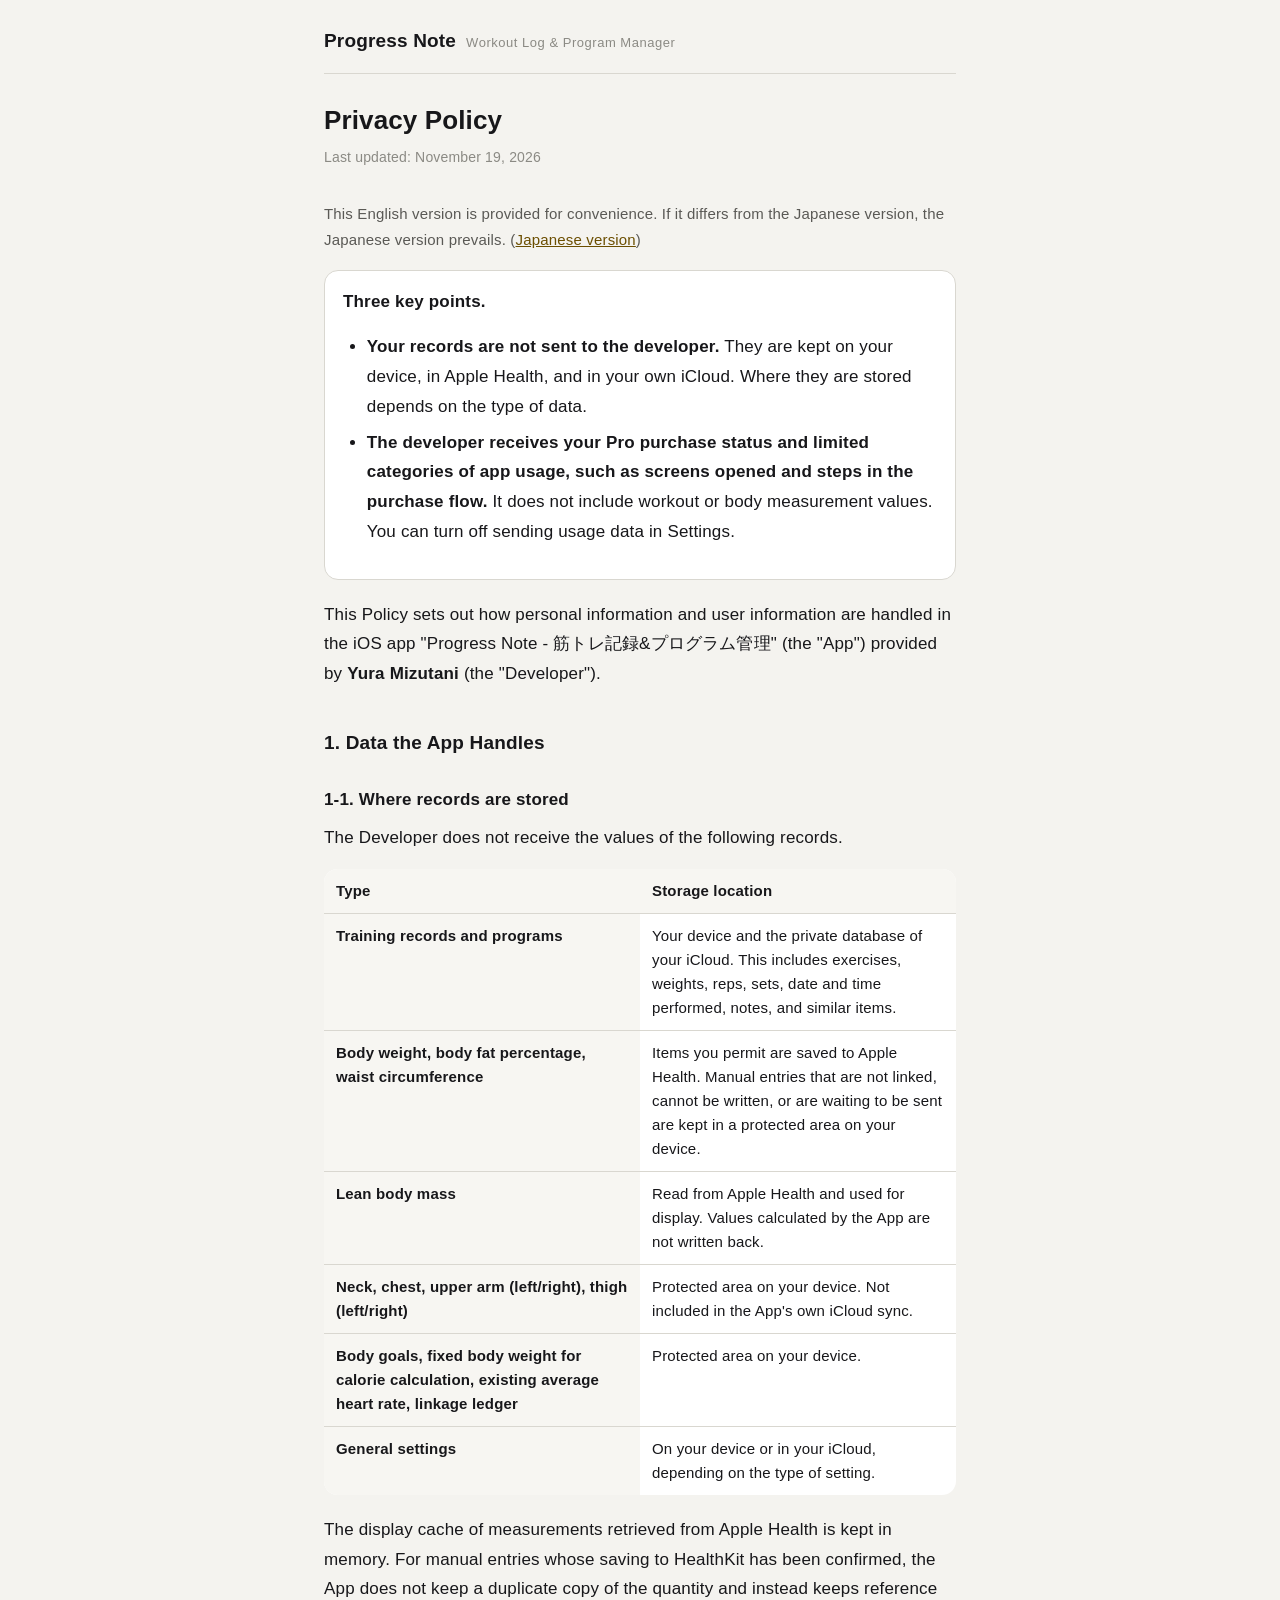
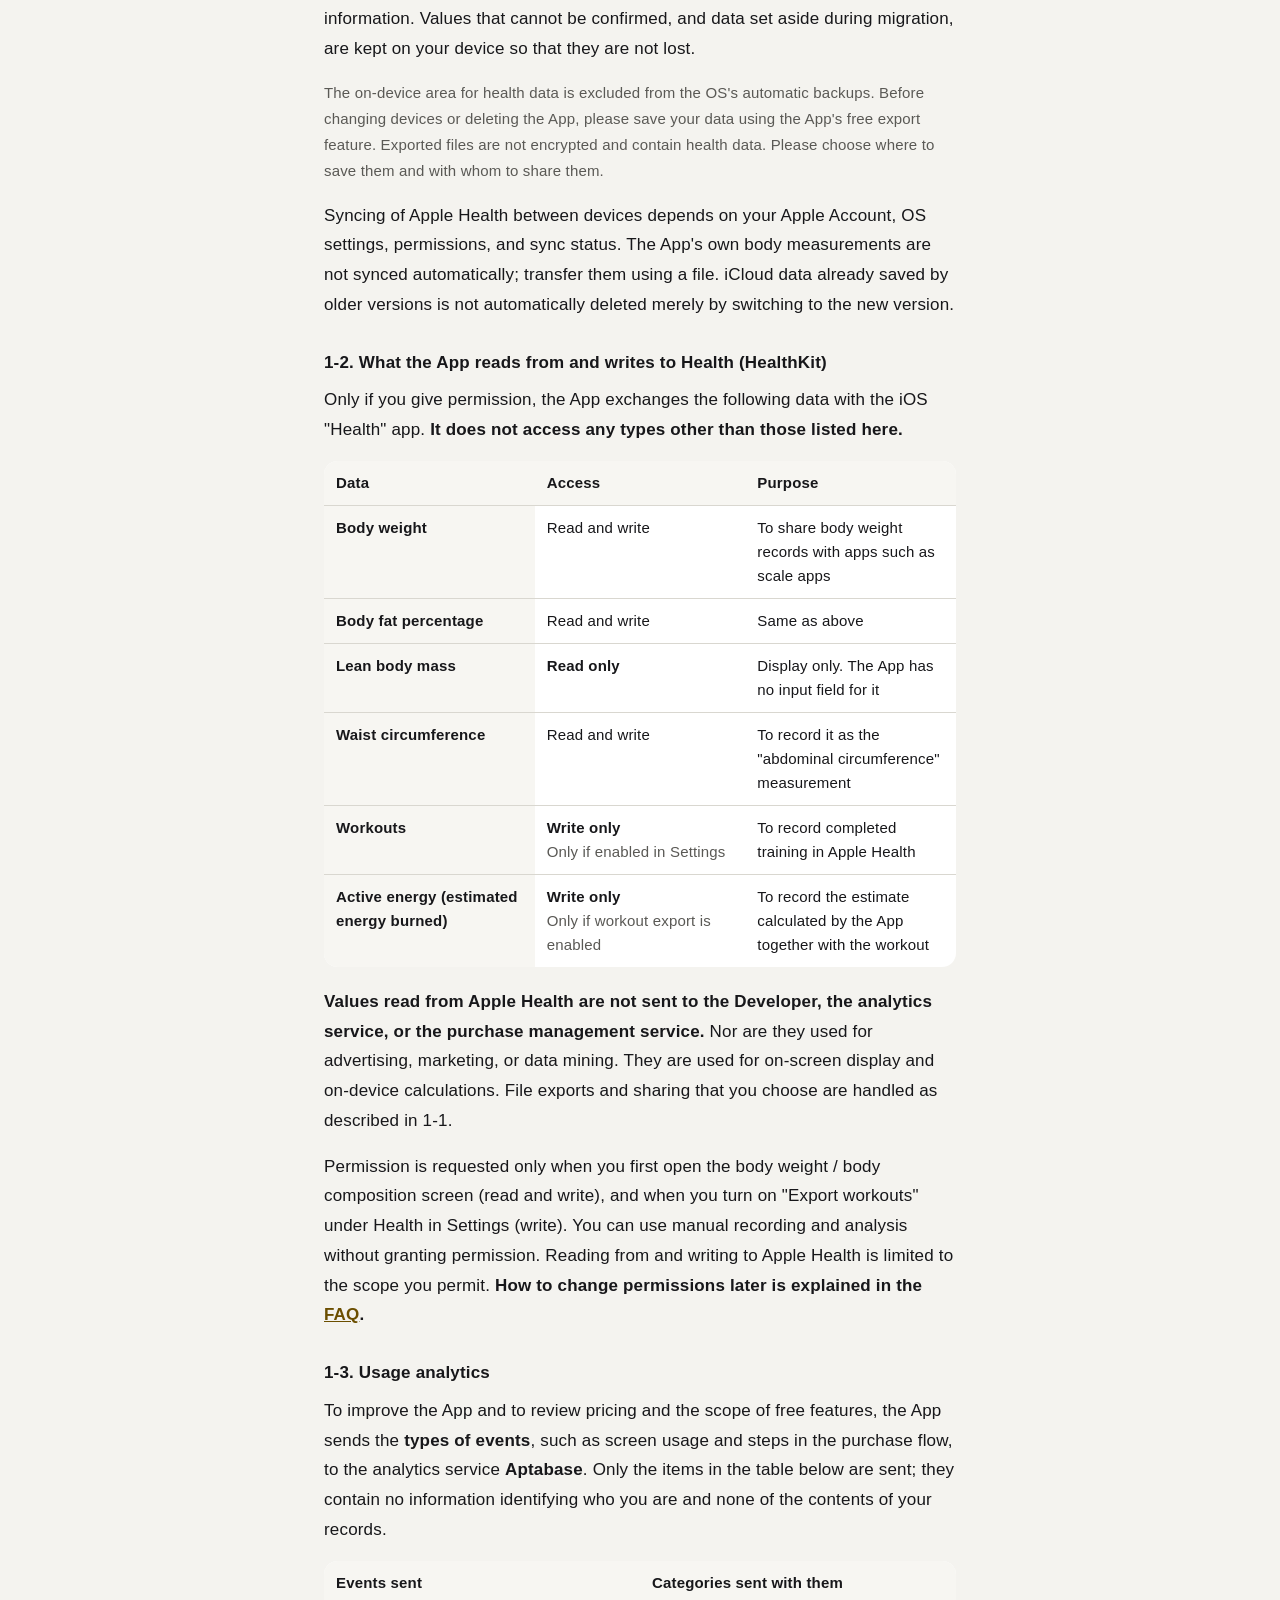
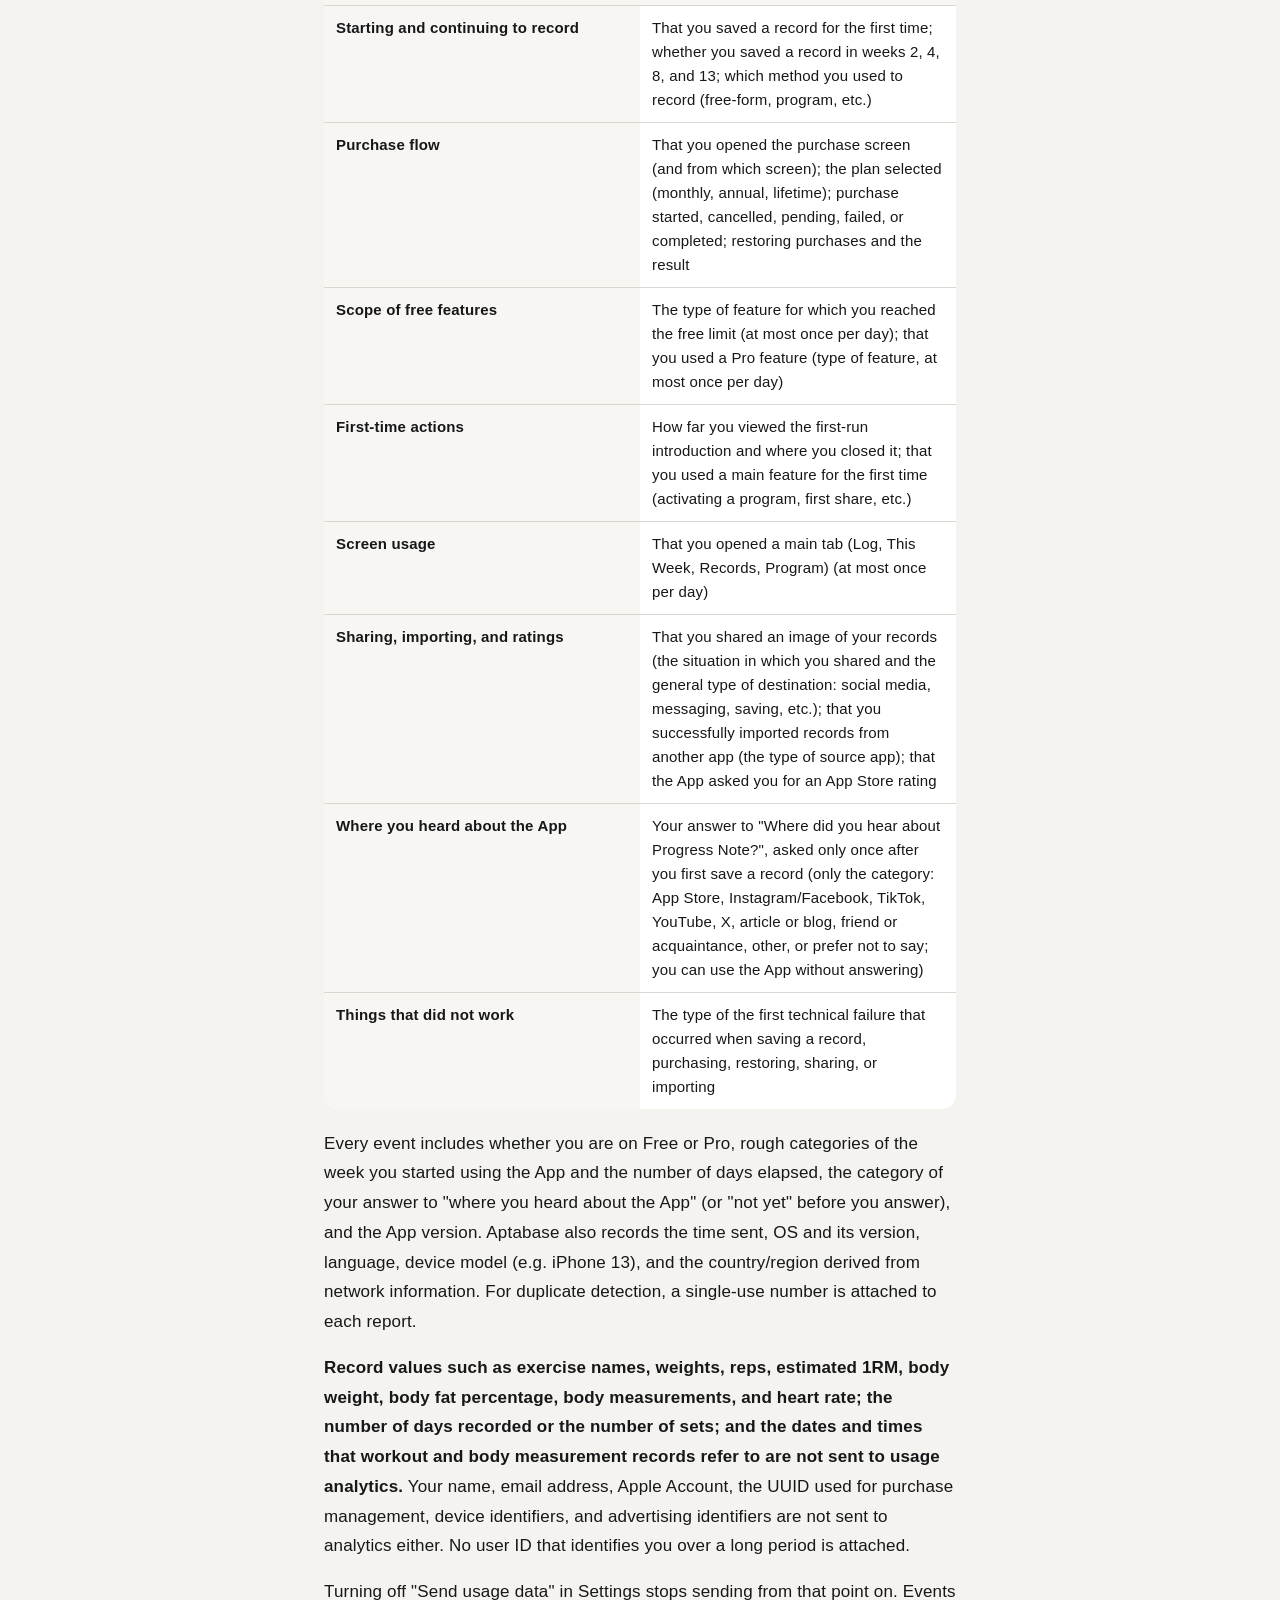
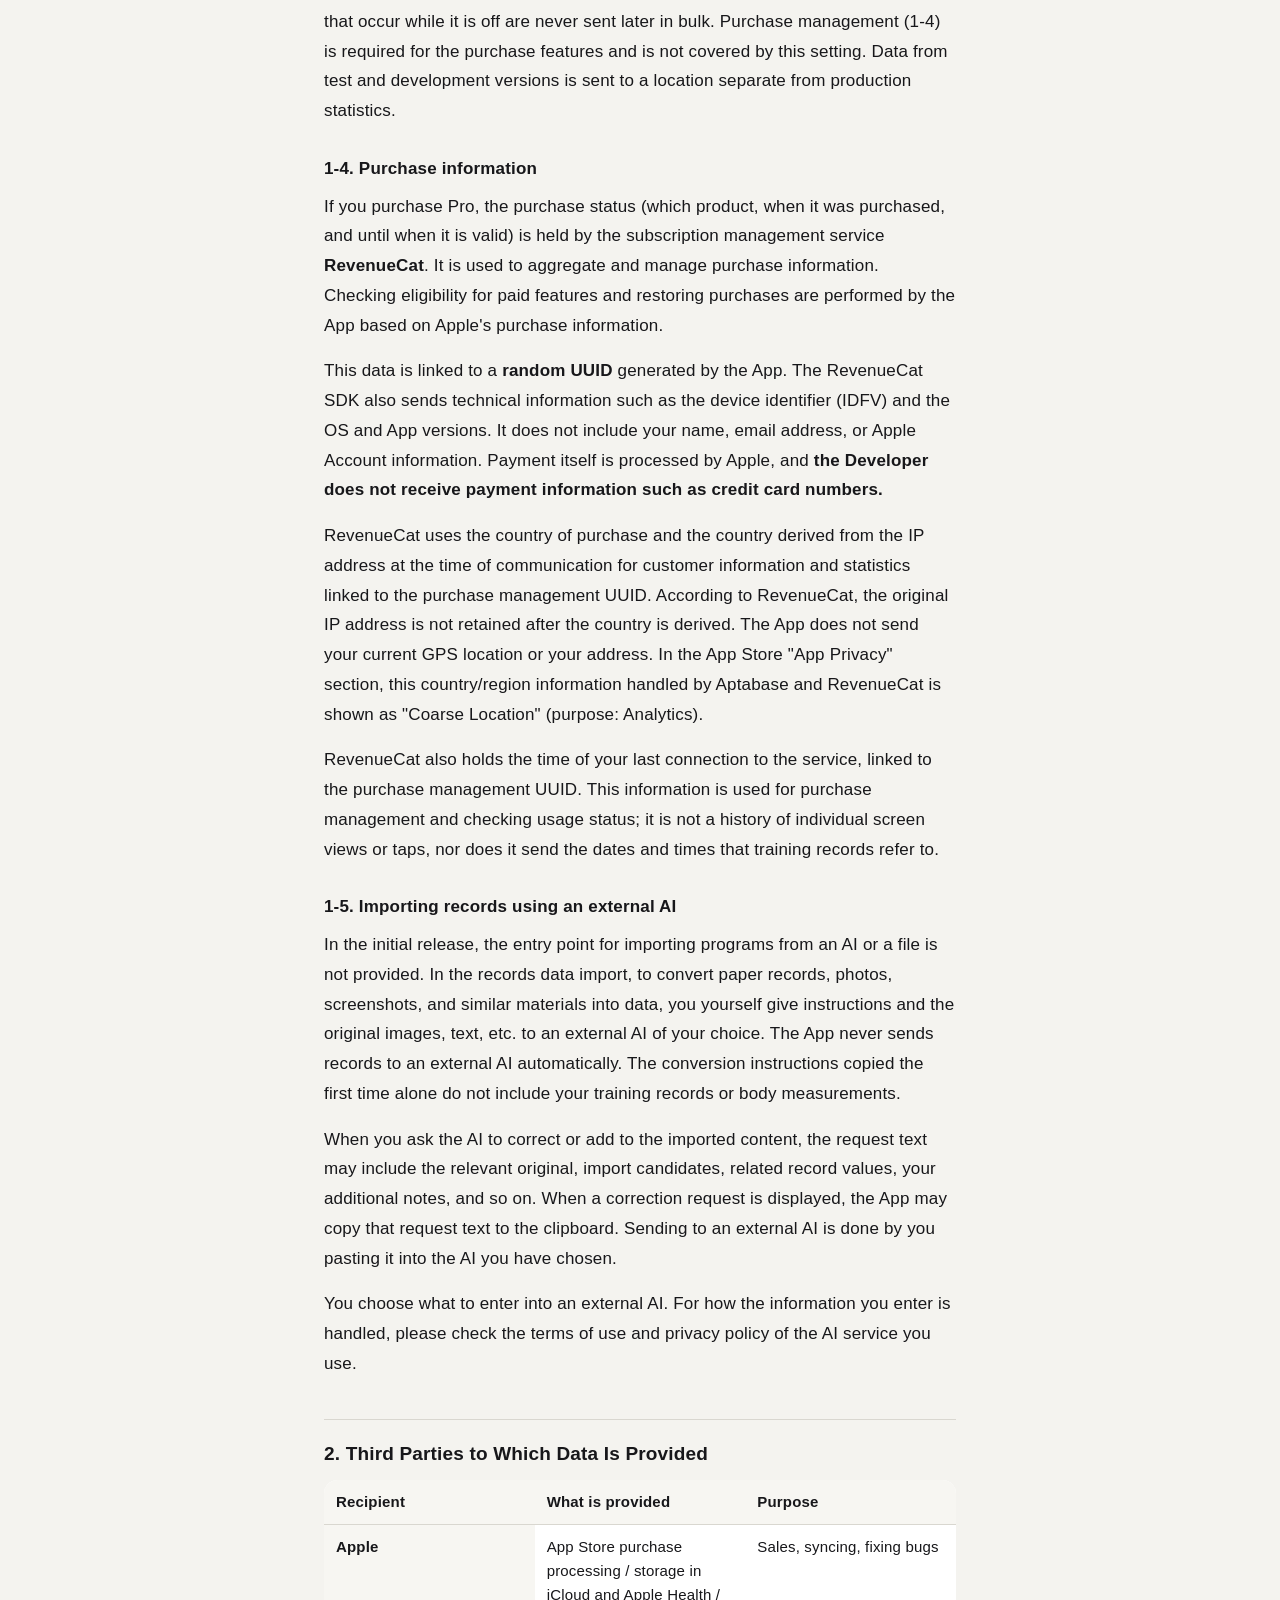
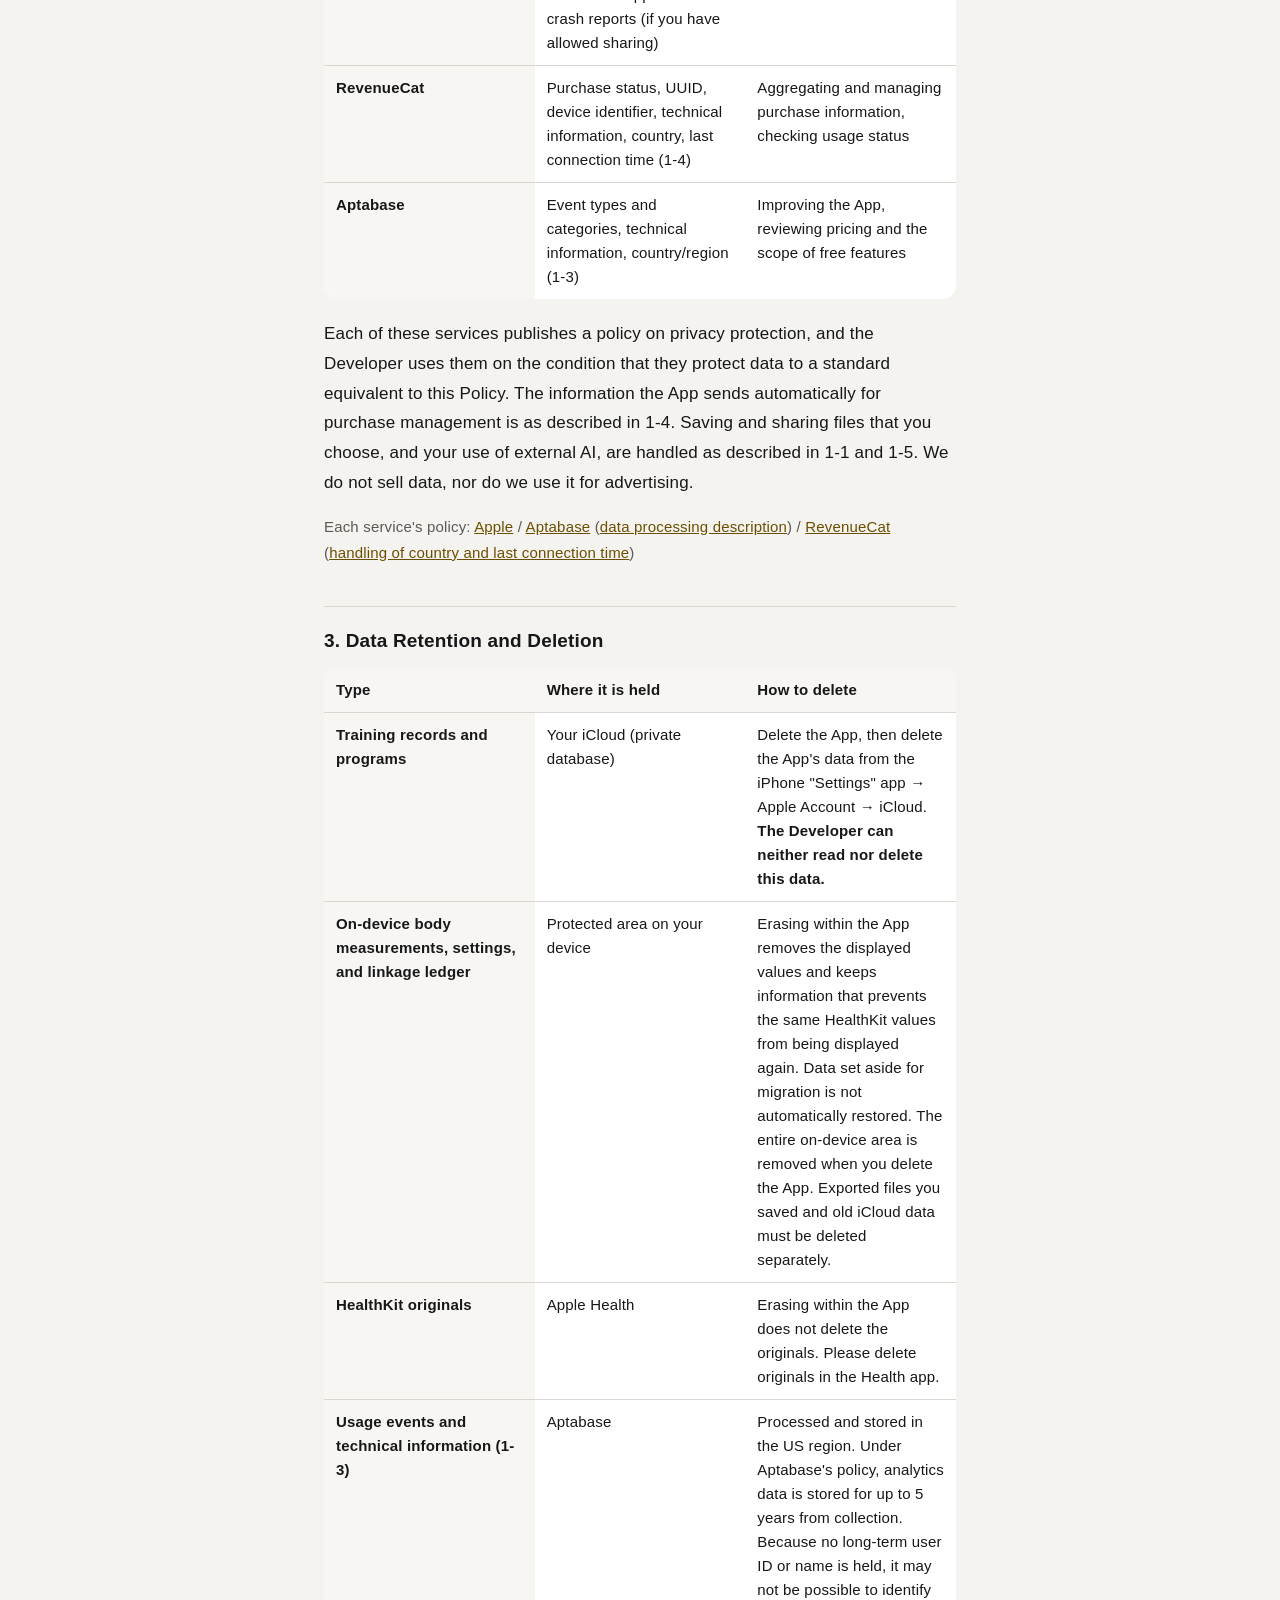
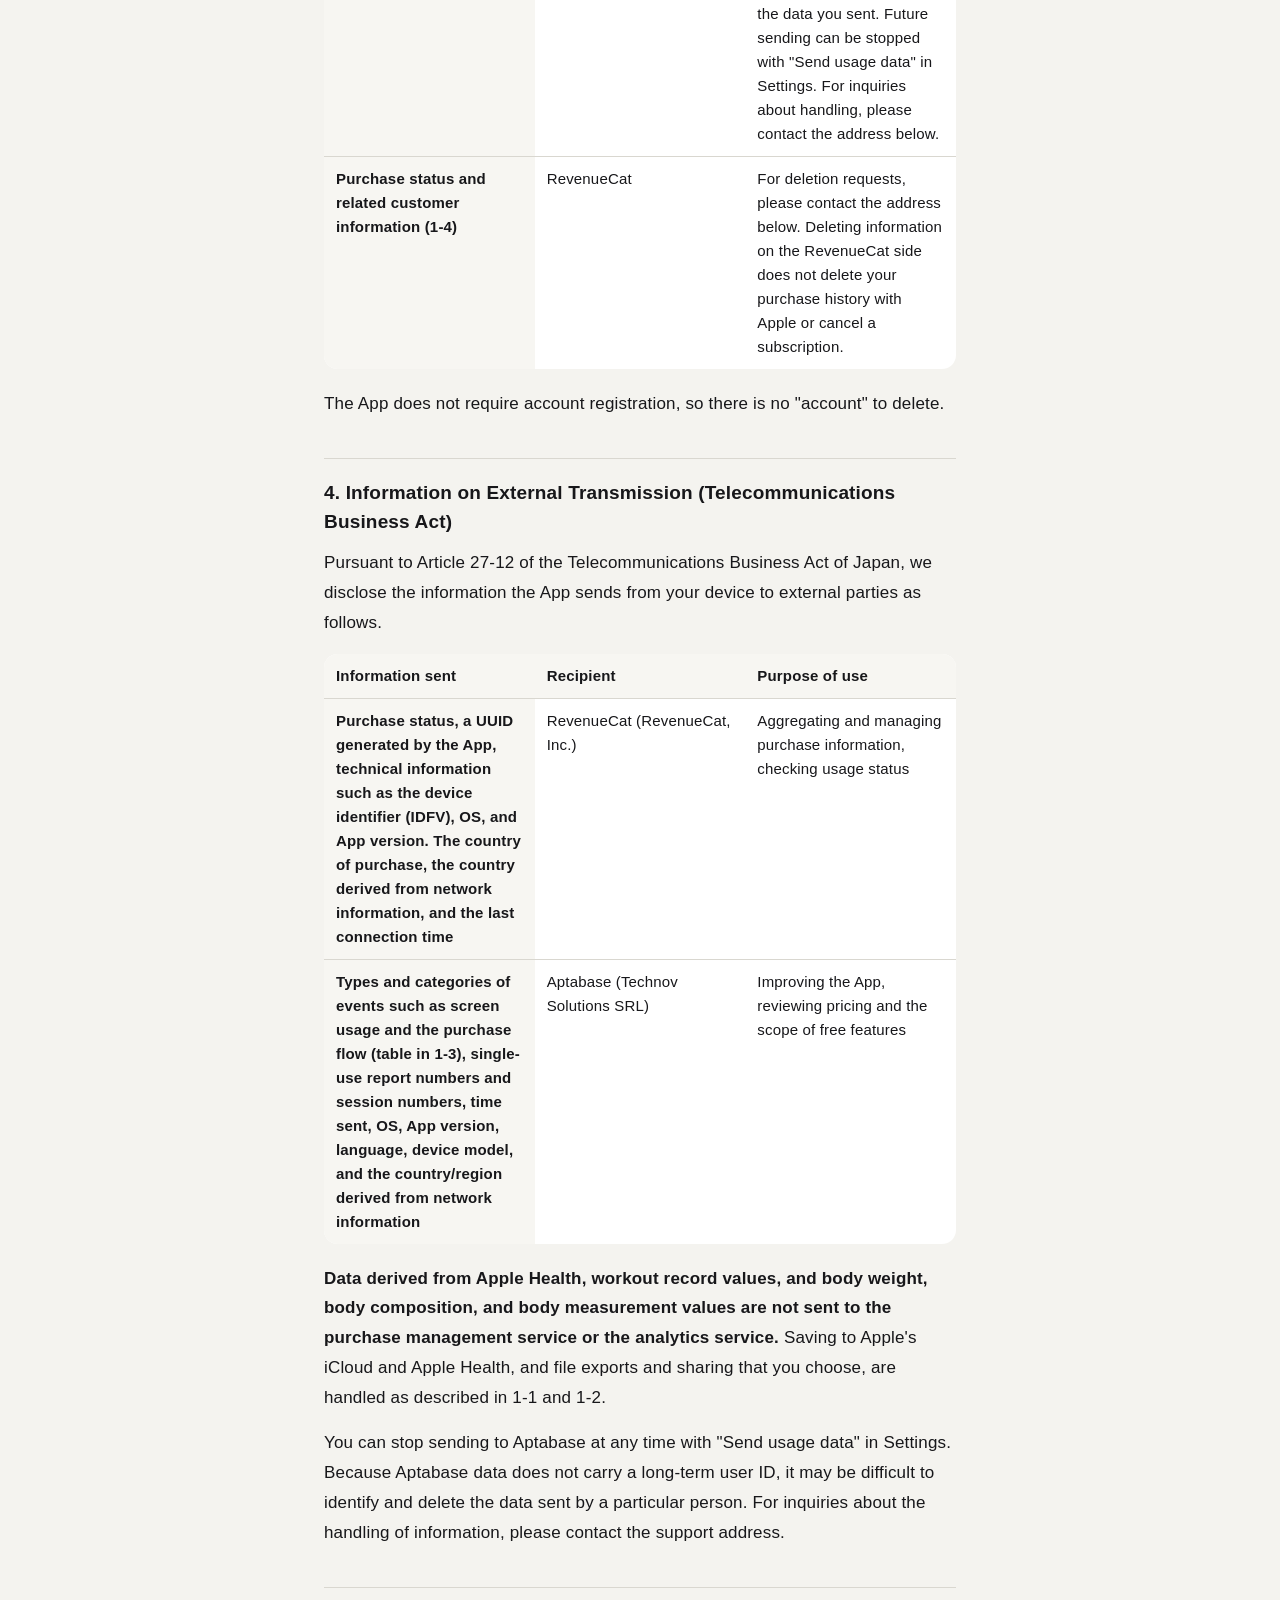
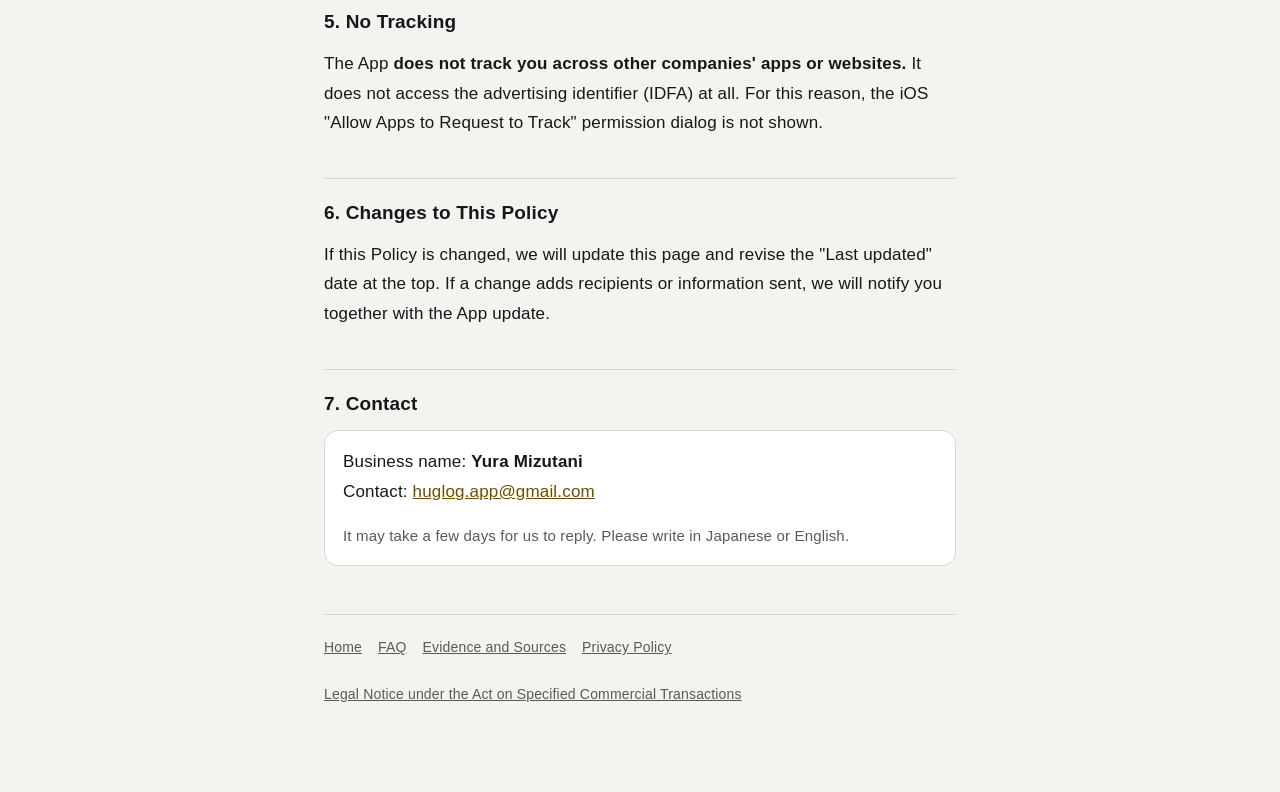
<file: privacy/en/index.html>
<!DOCTYPE html>
<html lang="en">
<head>
<meta charset="utf-8">
<meta name="viewport" content="width=device-width, initial-scale=1">
<title>Privacy Policy — Progress Note</title>
<link rel="stylesheet" href="../../assets/style.css">
</head>
<body>
<div class="wrap">

<header class="site">
  <a class="name" href="../../index.html">Progress Note</a>
  <span class="en">Workout Log &amp; Program Manager</span>
</header>

<h1>Privacy Policy</h1>
<p class="updated">Last updated: November 19, 2026</p>

<p class="note">This English version is provided for convenience. If it differs from the Japanese version, the Japanese version prevails. (<a href="../index.html">Japanese version</a>)</p>

<div class="card">
  <p><strong>Three key points.</strong></p>
  <ul>
    <li><strong>Your records are not sent to the developer.</strong> They are kept on your device, in Apple Health, and in your own iCloud. Where they are stored depends on the type of data.</li>
    <li><strong>The developer receives your Pro purchase status and limited categories of app usage, such as screens opened and steps in the purchase flow.</strong> It does not include workout or body measurement values. You can turn off sending usage data in Settings.</li>
  </ul>
</div>

<p>
This Policy sets out how personal information and user information are handled in the iOS app
"Progress Note - 筋トレ記録&amp;プログラム管理" (the "App") provided by <strong>Yura Mizutani</strong> (the "Developer").
</p>

<h2>1. Data the App Handles</h2>

<h3>1-1. Where records are stored</h3>
<p>The Developer does not receive the values of the following records.</p>
<div class="scroll"><table>
<thead><tr><th>Type</th><th>Storage location</th></tr></thead><tbody>
<tr><th>Training records and programs</th><td>Your device and the private database of your iCloud. This includes exercises, weights, reps, sets, date and time performed, notes, and similar items.</td></tr>
<tr><th>Body weight, body fat percentage, waist circumference</th><td>Items you permit are saved to Apple Health. Manual entries that are not linked, cannot be written, or are waiting to be sent are kept in a protected area on your device.</td></tr>
<tr><th>Lean body mass</th><td>Read from Apple Health and used for display. Values calculated by the App are not written back.</td></tr>
<tr><th>Neck, chest, upper arm (left/right), thigh (left/right)</th><td>Protected area on your device. Not included in the App's own iCloud sync.</td></tr>
<tr><th>Body goals, fixed body weight for calorie calculation, existing average heart rate, linkage ledger</th><td>Protected area on your device.</td></tr>
<tr><th>General settings</th><td>On your device or in your iCloud, depending on the type of setting.</td></tr>
</tbody></table></div>
<p>The display cache of measurements retrieved from Apple Health is kept in memory. For manual entries whose saving to HealthKit has been confirmed, the App does not keep a duplicate copy of the quantity and instead keeps reference information. Values that cannot be confirmed, and data set aside during migration, are kept on your device so that they are not lost.</p>
<p class="note">The on-device area for health data is excluded from the OS's automatic backups. Before changing devices or deleting the App, please save your data using the App's free export feature. Exported files are not encrypted and contain health data. Please choose where to save them and with whom to share them.</p>
<p>Syncing of Apple Health between devices depends on your Apple Account, OS settings, permissions, and sync status. The App's own body measurements are not synced automatically; transfer them using a file. iCloud data already saved by older versions is not automatically deleted merely by switching to the new version.</p>

<h3>1-2. What the App reads from and writes to Health (HealthKit)</h3>

<p>
Only if you give permission, the App exchanges the following data with the iOS "Health" app.
<strong>It does not access any types other than those listed here.</strong>
</p>

<div class="scroll">
<table>
  <thead><tr><th>Data</th><th>Access</th><th>Purpose</th></tr></thead>
  <tbody>
    <tr><th>Body weight</th><td>Read and write</td><td>To share body weight records with apps such as scale apps</td></tr>
    <tr><th>Body fat percentage</th><td>Read and write</td><td>Same as above</td></tr>
    <tr><th>Lean body mass</th><td><strong>Read only</strong></td><td>Display only. The App has no input field for it</td></tr>
    <tr><th>Waist circumference</th><td>Read and write</td><td>To record it as the "abdominal circumference" measurement</td></tr>
    <tr><th>Workouts</th><td><strong>Write only</strong><br><span class="note">Only if enabled in Settings</span></td><td>To record completed training in Apple Health</td></tr>
    <tr><th>Active energy (estimated energy burned)</th><td><strong>Write only</strong><br><span class="note">Only if workout export is enabled</span></td><td>To record the estimate calculated by the App together with the workout</td></tr>
  </tbody>
</table>
</div>

<p>
<strong>Values read from Apple Health are not sent to the Developer, the analytics service, or the purchase management service.</strong>
Nor are they used for advertising, marketing, or data mining.
They are used for on-screen display and on-device calculations. File exports and sharing that you choose are handled as described in 1-1.
</p>

<p>
Permission is requested only when you first open the body weight / body composition screen (read and write),
and when you turn on "Export workouts" under Health in Settings (write).
You can use manual recording and analysis without granting permission. Reading from and writing to Apple Health is limited to the scope you permit.
<strong>How to change permissions later is explained in the <a href="../../faq/index.html">FAQ</a>.</strong>
</p>

<h3>1-3. Usage analytics</h3>
<p>To improve the App and to review pricing and the scope of free features, the App sends the <strong>types of events</strong>, such as screen usage and steps in the purchase flow, to the analytics service <strong>Aptabase</strong>. Only the items in the table below are sent; they contain no information identifying who you are and none of the contents of your records.</p>
<div class="scroll">
<table>
  <thead><tr><th>Events sent</th><th>Categories sent with them</th></tr></thead>
  <tbody>
    <tr><th>Starting and continuing to record</th><td>That you saved a record for the first time; whether you saved a record in weeks 2, 4, 8, and 13; which method you used to record (free-form, program, etc.)</td></tr>
    <tr><th>Purchase flow</th><td>That you opened the purchase screen (and from which screen); the plan selected (monthly, annual, lifetime); purchase started, cancelled, pending, failed, or completed; restoring purchases and the result</td></tr>
    <tr><th>Scope of free features</th><td>The type of feature for which you reached the free limit (at most once per day); that you used a Pro feature (type of feature, at most once per day)</td></tr>
    <tr><th>First-time actions</th><td>How far you viewed the first-run introduction and where you closed it; that you used a main feature for the first time (activating a program, first share, etc.)</td></tr>
    <tr><th>Screen usage</th><td>That you opened a main tab (Log, This Week, Records, Program) (at most once per day)</td></tr>
    <tr><th>Sharing, importing, and ratings</th><td>That you shared an image of your records (the situation in which you shared and the general type of destination: social media, messaging, saving, etc.); that you successfully imported records from another app (the type of source app); that the App asked you for an App Store rating</td></tr>
    <tr><th>Where you heard about the App</th><td>Your answer to "Where did you hear about Progress Note?", asked only once after you first save a record (only the category: App Store, Instagram/Facebook, TikTok, YouTube, X, article or blog, friend or acquaintance, other, or prefer not to say; you can use the App without answering)</td></tr>
    <tr><th>Things that did not work</th><td>The type of the first technical failure that occurred when saving a record, purchasing, restoring, sharing, or importing</td></tr>
  </tbody>
</table>
</div>
<p>Every event includes whether you are on Free or Pro, rough categories of the week you started using the App and the number of days elapsed, the category of your answer to "where you heard about the App" (or "not yet" before you answer), and the App version. Aptabase also records the time sent, OS and its version, language, device model (e.g. iPhone 13), and the country/region derived from network information. For duplicate detection, a single-use number is attached to each report.</p>
<p><strong>Record values such as exercise names, weights, reps, estimated 1RM, body weight, body fat percentage, body measurements, and heart rate; the number of days recorded or the number of sets; and the dates and times that workout and body measurement records refer to are not sent to usage analytics.</strong> Your name, email address, Apple Account, the UUID used for purchase management, device identifiers, and advertising identifiers are not sent to analytics either. No user ID that identifies you over a long period is attached.</p>
<p>Turning off "Send usage data" in Settings stops sending from that point on. Events that occur while it is off are never sent later in bulk. Purchase management (1-4) is required for the purchase features and is not covered by this setting. Data from test and development versions is sent to a location separate from production statistics.</p>

<h3>1-4. Purchase information</h3>

<p>
If you purchase Pro, the purchase status (which product, when it was purchased, and until when it is valid)
is held by the subscription management service <strong>RevenueCat</strong>.
It is used to aggregate and manage purchase information. Checking eligibility for paid features and restoring purchases are performed by the App based on Apple's purchase information.
</p>

<p>
This data is linked to a <strong>random UUID</strong> generated by the App. The RevenueCat SDK also sends technical information such as the device identifier (IDFV) and the OS and App versions.
It does not include your name, email address, or Apple Account information.
Payment itself is processed by Apple, and <strong>the Developer does not receive payment information such as credit card numbers.</strong>
</p>

<p>RevenueCat uses the country of purchase and the country derived from the IP address at the time of communication for customer information and statistics linked to the purchase management UUID. According to RevenueCat, the original IP address is not retained after the country is derived. The App does not send your current GPS location or your address. In the App Store "App Privacy" section, this country/region information handled by Aptabase and RevenueCat is shown as "Coarse Location" (purpose: Analytics).</p>
<p>RevenueCat also holds the time of your last connection to the service, linked to the purchase management UUID. This information is used for purchase management and checking usage status; it is not a history of individual screen views or taps, nor does it send the dates and times that training records refer to.</p>

<h3>1-5. Importing records using an external AI</h3>
<p>In the initial release, the entry point for importing programs from an AI or a file is not provided. In the records data import, to convert paper records, photos, screenshots, and similar materials into data, you yourself give instructions and the original images, text, etc. to an external AI of your choice. The App never sends records to an external AI automatically. The conversion instructions copied the first time alone do not include your training records or body measurements.</p>
<p>When you ask the AI to correct or add to the imported content, the request text may include the relevant original, import candidates, related record values, your additional notes, and so on. When a correction request is displayed, the App may copy that request text to the clipboard. Sending to an external AI is done by you pasting it into the AI you have chosen.</p>
<p>You choose what to enter into an external AI. For how the information you enter is handled, please check the terms of use and privacy policy of the AI service you use.</p>

<h2>2. Third Parties to Which Data Is Provided</h2>

<div class="scroll">
<table>
  <thead><tr><th>Recipient</th><th>What is provided</th><th>Purpose</th></tr></thead>
  <tbody>
    <tr><th>Apple</th><td>App Store purchase processing / storage in iCloud and Apple Health / crash reports (if you have allowed sharing)</td><td>Sales, syncing, fixing bugs</td></tr>
    <tr><th>RevenueCat</th><td>Purchase status, UUID, device identifier, technical information, country, last connection time (1-4)</td><td>Aggregating and managing purchase information, checking usage status</td></tr>
    <tr><th>Aptabase</th><td>Event types and categories, technical information, country/region (1-3)</td><td>Improving the App, reviewing pricing and the scope of free features</td></tr>
  </tbody>
</table>
</div>

<p>
Each of these services publishes a policy on privacy protection,
and the Developer uses them on the condition that they protect data to a standard equivalent to this Policy.
The information the App sends automatically for purchase management is as described in 1-4. Saving and sharing files that you choose, and your use of external AI, are handled as described in 1-1 and 1-5.
We do not sell data, nor do we use it for advertising.
</p>

<p class="note">Each service's policy: <a href="https://www.apple.com/jp/legal/privacy/">Apple</a> / <a href="https://aptabase.com/legal/privacy">Aptabase</a> (<a href="https://aptabase.com/legal/dpa">data processing description</a>) / <a href="https://www.revenuecat.com/privacy">RevenueCat</a> (<a href="https://www.revenuecat.com/docs/dashboard-and-metrics/customer-profile">handling of country and last connection time</a>)</p>

<h2>3. Data Retention and Deletion</h2>

<div class="scroll">
<table>
  <thead><tr><th>Type</th><th>Where it is held</th><th>How to delete</th></tr></thead>
  <tbody>
    <tr>
      <th>Training records and programs</th>
      <td>Your iCloud (private database)</td>
      <td>Delete the App, then delete the App's data from the iPhone "Settings" app → Apple Account → iCloud. <strong>The Developer can neither read nor delete this data.</strong></td>
    </tr>
    <tr><th>On-device body measurements, settings, and linkage ledger</th><td>Protected area on your device</td><td>Erasing within the App removes the displayed values and keeps information that prevents the same HealthKit values from being displayed again. Data set aside for migration is not automatically restored. The entire on-device area is removed when you delete the App. Exported files you saved and old iCloud data must be deleted separately.</td></tr>
    <tr><th>HealthKit originals</th><td>Apple Health</td><td>Erasing within the App does not delete the originals. Please delete originals in the Health app.</td></tr>
    <tr>
      <th>Usage events and technical information (1-3)</th>
      <td>Aptabase</td>
      <td>Processed and stored in the US region. Under Aptabase's policy, analytics data is stored for up to 5 years from collection. Because no long-term user ID or name is held, it may not be possible to identify the data you sent. Future sending can be stopped with "Send usage data" in Settings. For inquiries about handling, please contact the address below.</td>
    </tr>
    <tr>
      <th>Purchase status and related customer information (1-4)</th>
      <td>RevenueCat</td>
      <td>For deletion requests, please contact the address below. Deleting information on the RevenueCat side does not delete your purchase history with Apple or cancel a subscription.</td>
    </tr>
  </tbody>
</table>
</div>

<p>
The App does not require account registration, so there is no "account" to delete.
</p>

<h2>4. Information on External Transmission (Telecommunications Business Act)</h2>

<p>
Pursuant to Article 27-12 of the Telecommunications Business Act of Japan, we disclose the information the App sends from your device to external parties as follows.
</p>

<div class="scroll">
<table>
  <thead><tr><th>Information sent</th><th>Recipient</th><th>Purpose of use</th></tr></thead>
  <tbody>
    <tr><th>Purchase status, a UUID generated by the App, technical information such as the device identifier (IDFV), OS, and App version. The country of purchase, the country derived from network information, and the last connection time</th><td>RevenueCat (RevenueCat, Inc.)</td><td>Aggregating and managing purchase information, checking usage status</td></tr>
    <tr><th>Types and categories of events such as screen usage and the purchase flow (table in 1-3), single-use report numbers and session numbers, time sent, OS, App version, language, device model, and the country/region derived from network information</th><td>Aptabase (Technov Solutions SRL)</td><td>Improving the App, reviewing pricing and the scope of free features</td></tr>
  </tbody>
</table>
</div>

<p>
<strong>Data derived from Apple Health, workout record values, and body weight, body composition, and body measurement values are not sent to the purchase management service or the analytics service.</strong>
Saving to Apple's iCloud and Apple Health, and file exports and sharing that you choose, are handled as described in 1-1 and 1-2.
</p>

<p>
You can stop sending to Aptabase at any time with "Send usage data" in Settings. Because Aptabase data does not carry a long-term user ID, it may be difficult to identify and delete the data sent by a particular person.
For inquiries about the handling of information, please contact the support address.
</p>

<h2>5. No Tracking</h2>

<p>
The App <strong>does not track you across other companies' apps or websites.</strong>
It does not access the advertising identifier (IDFA) at all.
For this reason, the iOS "Allow Apps to Request to Track" permission dialog is not shown.
</p>

<h2>6. Changes to This Policy</h2>

<p>
If this Policy is changed, we will update this page and revise the "Last updated" date at the top.
If a change adds recipients or information sent, we will notify you together with the App update.
</p>

<h2>7. Contact</h2>

<div class="card">
  <p>
    Business name: <strong>Yura Mizutani</strong><br>
    Contact: <a href="mailto:huglog.app@gmail.com">huglog.app@gmail.com</a>
  </p>
  <p class="note">
    It may take a few days for us to reply. Please write in Japanese or English.
  </p>
</div>

<footer class="site">
  <ul>
    <li><a href="../../index.html">Home</a></li>
    <li><a href="../../faq/index.html">FAQ</a></li>
    <li><a href="../../evidence/index.html">Evidence and Sources</a></li>
    <li><a href="../index.html">Privacy Policy</a></li>
    <li><a href="../../commerce/index.html">Legal Notice under the Act on Specified Commercial Transactions</a></li>
  </ul>
</footer>

</div>
</body>
</html>
</file>
<file: assets/style.css>
/* Progress Note 公開サイト（LG-5）
 *
 * 色はアプリの Design/Tokens.swift から取った同じ値。
 * ホーム画面のアプリからそのまま飛んでくるので、地の色が変わらないようにする。
 *
 * LG-4 の内容要件:「日本語・平易・拡大縮小なしで読める文字サイズ」。
 * したがって本文は 17px（iOS の既定の本文と同じ）を下回らない。
 */

:root {
  --canvas: #F4F3EF;
  --surface: #FFFFFF;
  --surface2: #F7F6F2;
  --ink1: #17171A;
  --ink2: #5A5955;
  --ink3: #8B8A84;
  --accent: #F2C230;
  --accent-ink: #6B4E00;
  --line: #D9D7D0;
  --radius: 14px;
}

@media (prefers-color-scheme: dark) {
  :root:not([data-theme="light"]) {
    --canvas: #0B0C0F;
    --surface: #191B20;
    --surface2: #212429;
    --ink1: #F5F6F8;
    --ink2: #A8ACB4;
    --ink3: #7A7F88;
    --accent: #FFB020;
    --accent-ink: #FFB020;
    --line: #383A40;
  }
}

:root[data-theme="dark"] {
  --canvas: #0B0C0F;
  --surface: #191B20;
  --surface2: #212429;
  --ink1: #F5F6F8;
  --ink2: #A8ACB4;
  --ink3: #7A7F88;
  --accent: #FFB020;
  --accent-ink: #FFB020;
  --line: #383A40;
}

* { box-sizing: border-box; }

html { -webkit-text-size-adjust: 100%; }

body {
  margin: 0;
  background: var(--canvas);
  color: var(--ink1);
  font-family: -apple-system, BlinkMacSystemFont, "Hiragino Sans", "Noto Sans JP",
               "Yu Gothic", Meiryo, sans-serif;
  font-size: 17px;
  line-height: 1.75;
  letter-spacing: 0.01em;
}

.wrap {
  max-width: 42rem;
  margin: 0 auto;
  padding: 24px 20px 64px;
}

/* ── ヘッダ ───────────────────────────────────────── */

header.site {
  display: flex;
  align-items: baseline;
  gap: 10px;
  flex-wrap: wrap;
  padding-bottom: 16px;
  border-bottom: 1px solid var(--line);
  margin-bottom: 28px;
}

header.site a.name {
  font-size: 19px;
  font-weight: 700;
  color: var(--ink1);
  text-decoration: none;
}

header.site .en {
  font-size: 13px;
  color: var(--ink3);
  letter-spacing: 0.04em;
}

/* ── 見出し ───────────────────────────────────────── */

h1 {
  font-size: 26px;
  line-height: 1.4;
  margin: 0 0 6px;
  letter-spacing: 0.005em;
}

.updated {
  font-size: 14px;
  color: var(--ink3);
  margin: 0 0 32px;
}

h2 {
  font-size: 19px;
  margin: 40px 0 12px;
  padding-top: 20px;
  border-top: 1px solid var(--line);
  line-height: 1.5;
}

h2:first-of-type { border-top: none; padding-top: 0; }

h3 {
  font-size: 17px;
  margin: 28px 0 8px;
}

p { margin: 0 0 16px; }

ul, ol { margin: 0 0 16px; padding-left: 1.4em; }
li { margin-bottom: 6px; }

a { color: var(--accent-ink); }

strong { font-weight: 700; }

/* ── 表 ───────────────────────────────────────────── */

.scroll {
  overflow-x: auto;
  -webkit-overflow-scrolling: touch;
  margin: 0 0 20px;
}

table {
  border-collapse: collapse;
  width: 100%;
  table-layout: fixed;
  font-size: 15px;
  line-height: 1.6;
  background: var(--surface);
  border-radius: var(--radius);
  overflow: hidden;
}

th, td {
  text-align: left;
  vertical-align: top;
  padding: 10px 12px;
  border-bottom: 1px solid var(--line);
}

th {
  background: var(--surface2);
  font-weight: 700;
}

thead th { white-space: nowrap; }

/* 行見出し（tbody の th）は**必ず折り返す**。
   ここに nowrap を掛けると1列目が伸びきり、右の列が画面外へ押し出される */
tbody th {
  white-space: normal;
  word-break: normal;
  overflow-wrap: anywhere;
}

td { overflow-wrap: anywhere; }

tbody tr:last-child th,
tbody tr:last-child td { border-bottom: none; }

/* 項目名を左に立てる縦表 */
table.rows { table-layout: auto; }
table.rows th { width: 8.5rem; }

.prices { list-style: none; padding: 0; margin: 0 0 12px; }
.prices li { margin-bottom: 4px; }
.prices b { font-weight: 700; }

/* 狭い画面では**段組みをやめて積む**。
   2列のまま詰めると、項目名の列が1文字ずつ折り返して読めなくなる */
@media (max-width: 560px) {
  table.rows,
  table.rows tbody,
  table.rows tr,
  table.rows > tbody > tr > th,
  table.rows > tbody > tr > td { display: block; width: auto; }

  table.rows > tbody > tr { border-bottom: 1px solid var(--line); }
  table.rows > tbody > tr:last-child { border-bottom: none; }

  table.rows > tbody > tr > th {
    background: transparent;
    border-bottom: none;
    padding: 14px 14px 0;
    font-size: 14px;
    color: var(--ink2);
    font-weight: 700;
  }
  table.rows > tbody > tr > th br { display: none; }

  table.rows > tbody > tr > td {
    border-bottom: none;
    padding: 2px 14px 14px;
  }
}

/* ── カード ───────────────────────────────────────── */

.card {
  background: var(--surface);
  border: 1px solid var(--line);
  border-radius: var(--radius);
  padding: 16px 18px;
  margin: 0 0 20px;
}

.card p:last-child { margin-bottom: 0; }

.note {
  font-size: 15px;
  color: var(--ink2);
}

/* ── 索引（トップ） ───────────────────────────────── */

nav.index { display: grid; gap: 10px; margin: 0 0 32px; }

nav.index a {
  display: block;
  background: var(--surface);
  border: 1px solid var(--line);
  border-radius: var(--radius);
  padding: 14px 16px;
  text-decoration: none;
  color: var(--ink1);
}

nav.index a .t { font-weight: 700; }
nav.index a .d { display: block; font-size: 14px; color: var(--ink2); margin-top: 2px; }

/* ── フッタ ───────────────────────────────────────── */

footer.site {
  margin-top: 48px;
  padding-top: 20px;
  border-top: 1px solid var(--line);
  font-size: 14px;
  color: var(--ink3);
}

footer.site a { color: var(--ink2); }
footer.site ul { list-style: none; padding: 0; display: flex; flex-wrap: wrap; gap: 16px; }
</file>
